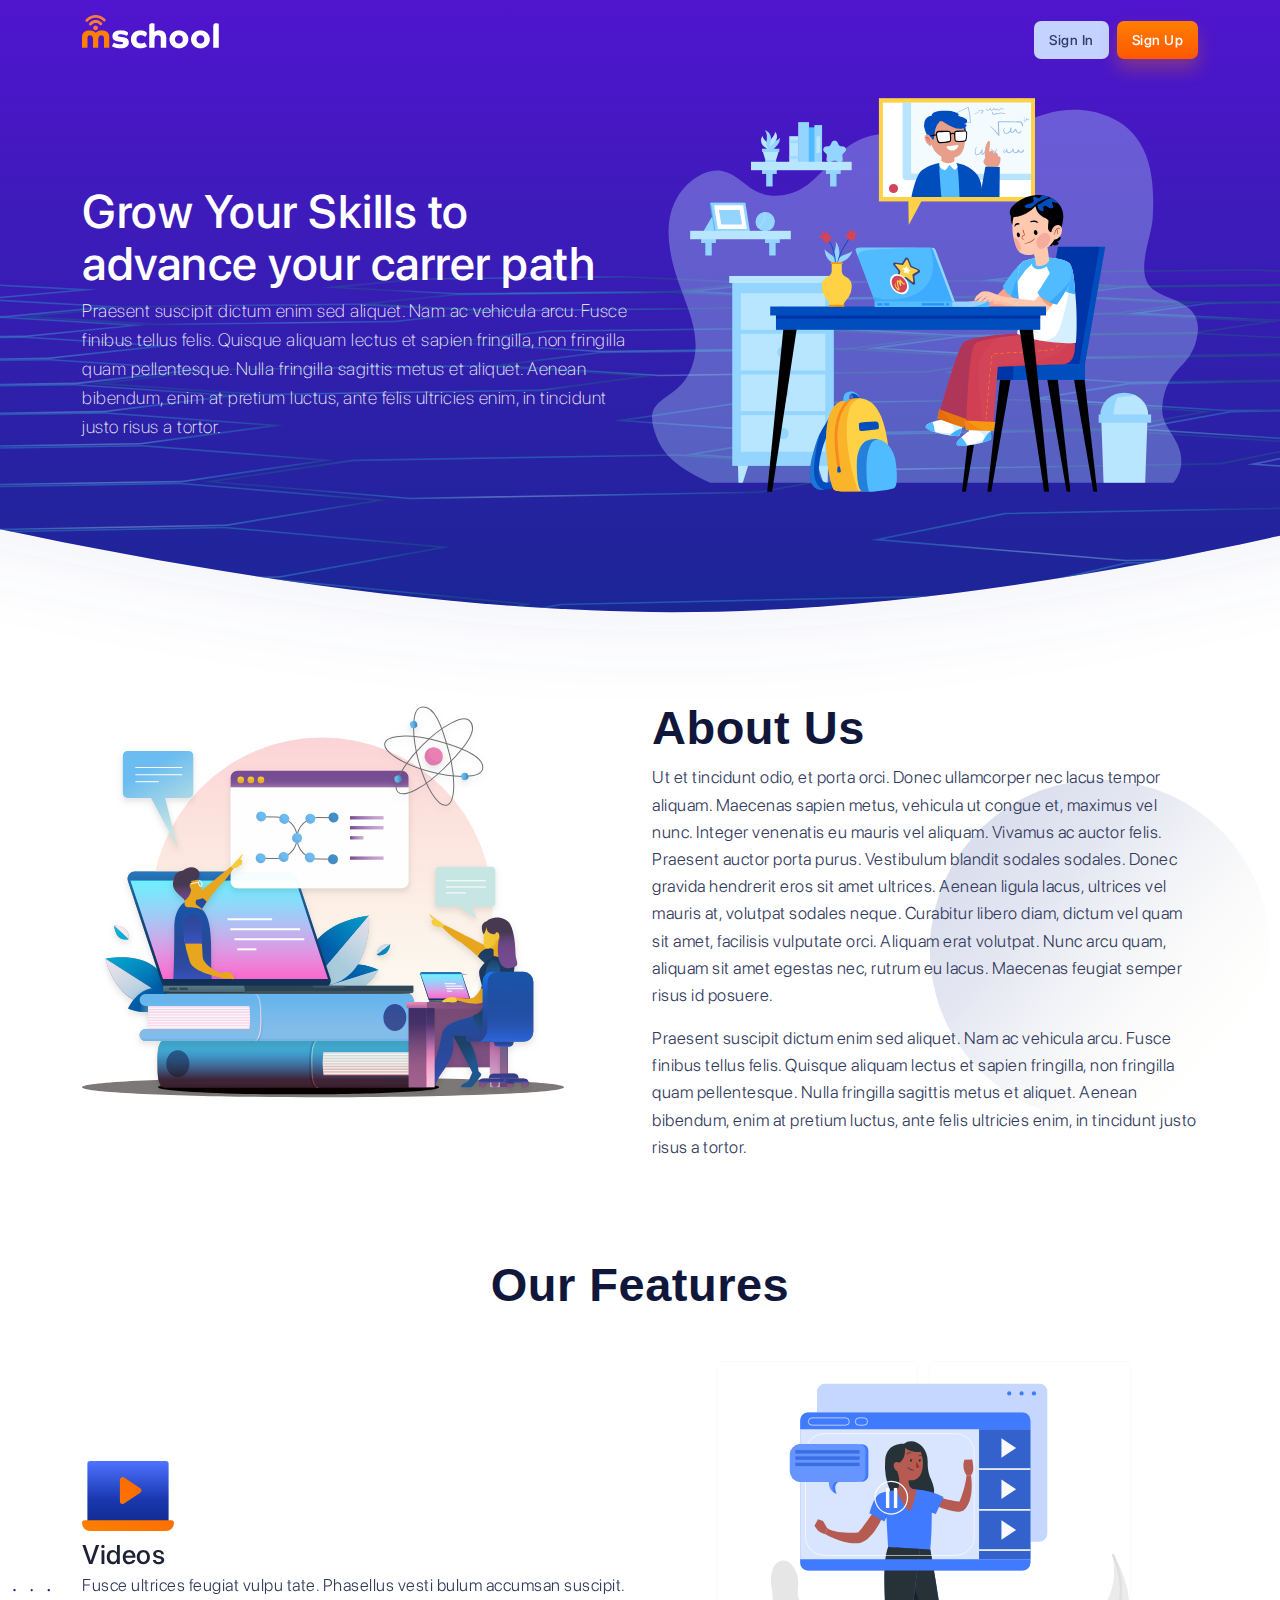
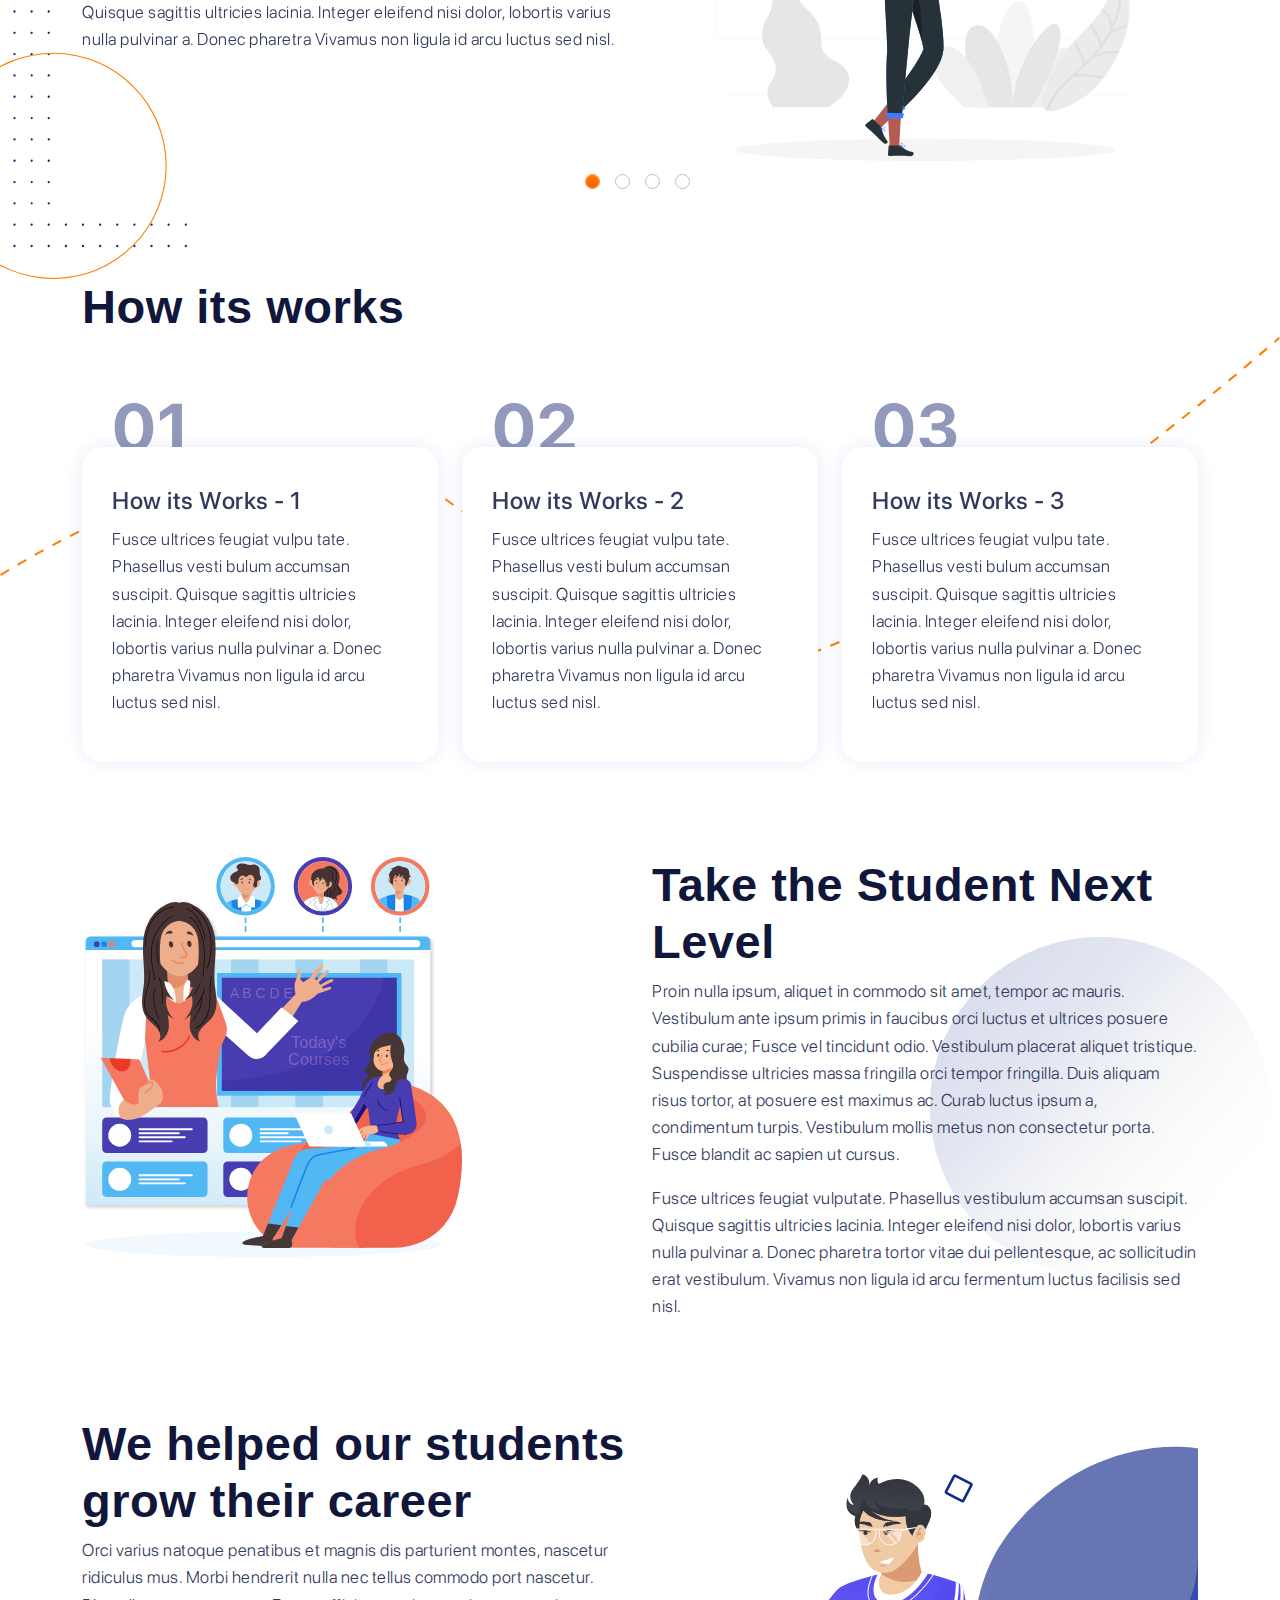
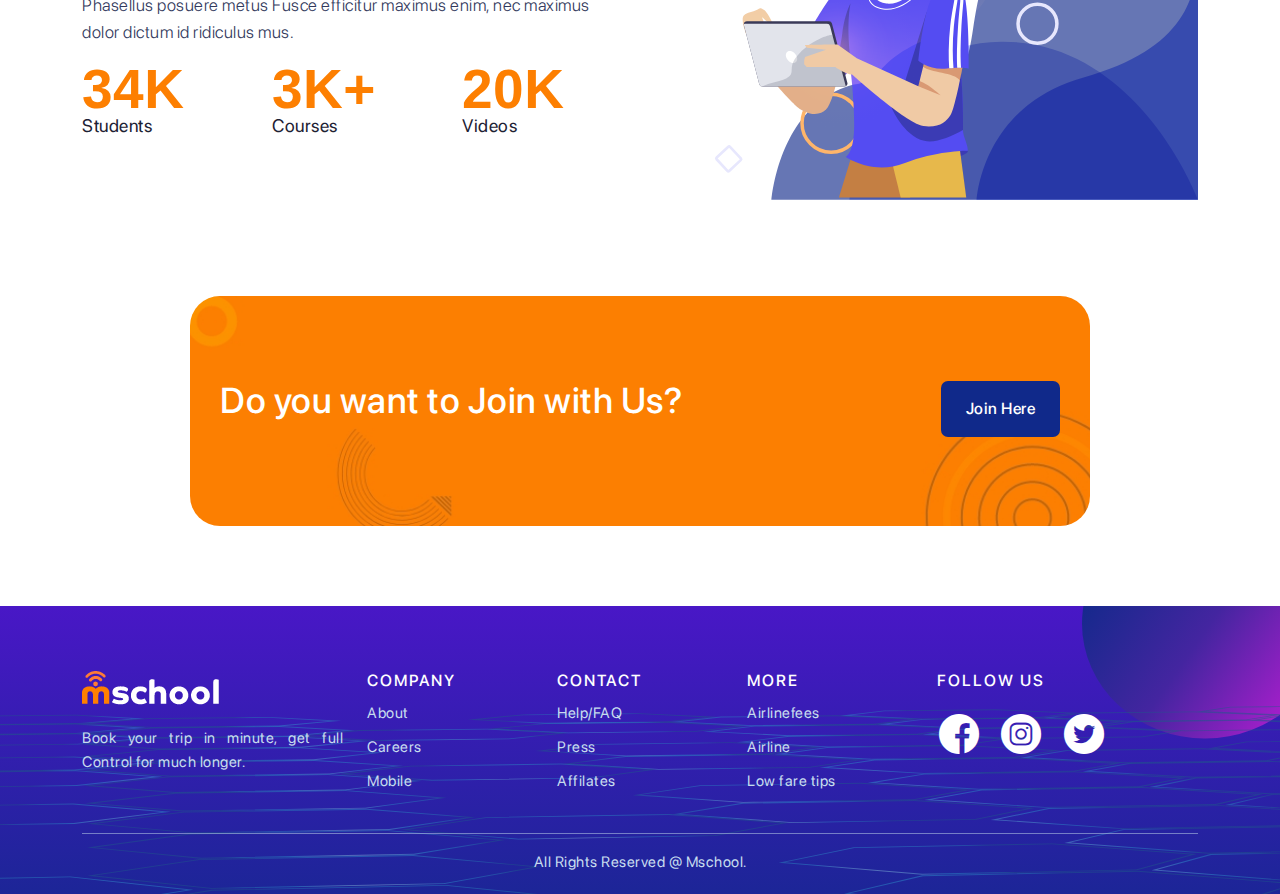
<file: index.html>
<!DOCTYPE html>
<html lang="en">

<head>
    <meta charset="utf-8">
    <meta http-equiv="X-UA-Compatible" content="IE=edge">
    <meta name="viewport" content="width=device-width, initial-scale=1">
    <title>Landing Page</title>
    <!-- Bootstrap CSS -->
    <link href="assets/css/bootstrap.min.css" rel="stylesheet">
    <!-- Nice Select CSS -->
    <!-- <link href="assets/css/nice-select.css" rel="stylesheet"> -->
    <!-- Nice Select CSS -->
    <link href="assets/css/mdb.min.css" rel="stylesheet">
    <!-- Flaticon CSS -->
    <link rel="stylesheet" type="text/css" href="assets/css/flaticon.css">
    <!-- Slick Styles CSS -->
    <link href="assets/css/slick.css" rel="stylesheet">
    <link href="assets/css/slick-theme.css" rel="stylesheet">
    <!-- Styles CSS -->
    <link href="assets/css/style.css" rel="stylesheet">
    <link href="assets/css/custom.css" rel="stylesheet">
    <style>

    </style>
</head>

<body>
    <div class="main-page">
        <header>
            <nav class="navbar navbar-expand-lg navbar-light bg-light fixed-top">
                <div class="container">
                    <a class="navbar-brand" href="#"><img src="assets/img/logo.png"></a>
                    <div class="land-header">
                        <ul class=" pt-3">
                            <li class="nav-item mr-2 float-left"><a href="#" class="cmn-btn small-btn blue-btn">Sign
                                    In</a></li>
                            <li class="nav-item float-left"><a href="#" class="cmn-btn small-btn">Sign Up</a></li>
                        </ul>
                    </div>
                </div>
            </nav>
        </header>

        <div class="content-wrap">
            <div class="home-banner pos-rel">
                <div class="home-banner-bg"><img src="assets/img/landing/banner-bg.svg"></div>
                <div class="container">
                    <div class="home-banner-inner pos-rel row">
                        <div class="col-md-6">
                            <div class="home-ban-left">
                                <h1 class="home-ban-tit">
                                    Grow Your Skills to advance your carrer path
                                </h1>
                                <p class="home-ban-txt">
                                    Praesent suscipit dictum enim sed aliquet. Nam ac vehicula arcu. Fusce finibus
                                    tellus felis. Quisque aliquam lectus et sapien fringilla, non fringilla quam
                                    pellentesque. Nulla fringilla sagittis metus et aliquet. Aenean bibendum, enim at
                                    pretium luctus, ante felis ultricies enim, in tincidunt justo risus a tortor.
                                </p>
                            </div>
                        </div>
                        <div class="col-md-6">
                            <div class="banner-img">
                                <img src="assets/img/landing/banner-img.svg">
                            </div>
                        </div>
                    </div>
                </div>
            </div>
            <div class="section pb-80 pos-rel abt-sec">
                <div class="abt-shape"><img src="assets/img/landing/about-shape.svg"></div>
                <div class="container">
                    <div class="sec-inner row">
                        <div class="col-md-6">
                            <div class="sec-left">
                                <div class="sec-img">
                                    <img src="assets/img/landing/about.svg">
                                </div>
                            </div>
                        </div>
                        <div class="col-md-6">
                            <div class="sec-right">
                                <h2 class="sec-tit">About Us</h2>
                                <p class="sec-txt">
                                    Ut et tincidunt odio, et porta orci. Donec ullamcorper nec lacus tempor aliquam.
                                    Maecenas sapien metus, vehicula ut congue et, maximus vel nunc. Integer venenatis eu
                                    mauris vel aliquam. Vivamus ac auctor felis. Praesent auctor porta purus. Vestibulum
                                    blandit sodales sodales. Donec gravida hendrerit eros sit amet ultrices. Aenean
                                    ligula lacus, ultrices vel mauris at, volutpat sodales neque. Curabitur libero diam,
                                    dictum vel quam sit amet, facilisis vulputate orci. Aliquam erat volutpat. Nunc arcu
                                    quam, aliquam sit amet egestas nec, rutrum eu lacus. Maecenas feugiat semper risus
                                    id posuere.
                                </p>

                                <p class="sec-txt">Praesent suscipit dictum enim sed aliquet. Nam ac vehicula arcu.
                                    Fusce finibus tellus felis. Quisque aliquam lectus et sapien fringilla, non
                                    fringilla quam pellentesque. Nulla fringilla sagittis metus et aliquet. Aenean
                                    bibendum, enim at pretium luctus, ante felis ultricies enim, in tincidunt justo
                                    risus a tortor.</p>
                            </div>
                        </div>
                    </div>
                </div>
            </div>
            <div class="section pb-80 pos-rel features-section">
                <div class="features-bg"><img src="assets/img/landing/features-bg.svg"></div>
                <div class="container">
                    <div class="sec-inner">
                        <div class="sec-head text-center mb-5 center-head">
                            <h2 class="sec-tit">Our Features</h2>
                        </div>
                        <div class="features-slider">
                            <div class="features-box">
                                <div class="features-box-inner row">
                                    <div class="col-md-6">
                                        <div class="features-sec-left">
                                            <div class="features-icon"><img src="assets/img/landing/video-player.svg">
                                            </div>
                                            <h4 class="features-tit sec-sub-tit">Videos</h4>
                                            <p class="features-txt sec-txt">
                                                Fusce ultrices feugiat vulpu tate. Phasellus vesti bulum accumsan
                                                suscipit. Quisque sagittis ultricies lacinia. Integer eleifend nisi
                                                dolor, lobortis varius nulla pulvinar a. Donec pharetra Vivamus non
                                                ligula id arcu luctus sed nisl.
                                            </p>
                                        </div>
                                    </div>
                                    <div class="col-md-6">
                                        <div class="features-sec-right">
                                            <div class="sec-img"><img src="assets/img/landing/videos.svg"></div>
                                        </div>
                                    </div>
                                </div>
                            </div>
                            <div class="features-box">
                                <div class="features-box-inner row">
                                    <div class="col-md-6">
                                        <div class="features-sec-left">
                                            <div class="features-icon"><img src="assets/img/landing/video-player.svg">
                                            </div>
                                            <h4 class="features-tit sec-sub-tit">Videos</h4>
                                            <p class="features-txt sec-txt">
                                                Fusce ultrices feugiat vulpu tate. Phasellus vesti bulum accumsan
                                                suscipit. Quisque sagittis ultricies lacinia. Integer eleifend nisi
                                                dolor, lobortis varius nulla pulvinar a. Donec pharetra Vivamus non
                                                ligula id arcu luctus sed nisl.
                                            </p>
                                        </div>
                                    </div>
                                    <div class="col-md-6">
                                        <div class="features-sec-right">
                                            <div class="sec-img"><img src="assets/img/landing/videos.svg"></div>
                                        </div>
                                    </div>
                                </div>
                            </div>
                            <div class="features-box">
                                <div class="features-box-inner row">
                                    <div class="col-md-6">
                                        <div class="features-sec-left">
                                            <div class="features-icon"><img src="assets/img/landing/video-player.svg">
                                            </div>
                                            <h4 class="features-tit sec-sub-tit">Videos</h4>
                                            <p class="features-txt sec-txt">
                                                Fusce ultrices feugiat vulpu tate. Phasellus vesti bulum accumsan
                                                suscipit. Quisque sagittis ultricies lacinia. Integer eleifend nisi
                                                dolor, lobortis varius nulla pulvinar a. Donec pharetra Vivamus non
                                                ligula id arcu luctus sed nisl.
                                            </p>
                                        </div>
                                    </div>
                                    <div class="col-md-6">
                                        <div class="features-sec-right">
                                            <div class="sec-img"><img src="assets/img/landing/videos.svg"></div>
                                        </div>
                                    </div>
                                </div>
                            </div>
                            <div class="features-box">
                                <div class="features-box-inner row">
                                    <div class="col-md-6">
                                        <div class="features-sec-left">
                                            <div class="features-icon"><img src="assets/img/landing/video-player.svg">
                                            </div>
                                            <h4 class="features-tit sec-sub-tit">Videos</h4>
                                            <p class="features-txt sec-txt">
                                                Fusce ultrices feugiat vulpu tate. Phasellus vesti bulum accumsan
                                                suscipit. Quisque sagittis ultricies lacinia. Integer eleifend nisi
                                                dolor, lobortis varius nulla pulvinar a. Donec pharetra Vivamus non
                                                ligula id arcu luctus sed nisl.
                                            </p>
                                        </div>
                                    </div>
                                    <div class="col-md-6">
                                        <div class="features-sec-right">
                                            <div class="sec-img"><img src="assets/img/landing/videos.svg"></div>
                                        </div>
                                    </div>
                                </div>
                            </div>
                        </div>
                    </div>
                </div>
            </div>
            <div class="section pb-80 pos-rel how-section">
                <div class="how-bg"><img src="assets/img/landing/line.svg"></div>
                <div class="container">
                    <div class="sec-inner">
                        <div class="sec-head mb-5">
                            <h2 class="sec-tit">How its works</h2>
                        </div>
                        <div class="sec-content pos-rel">
                            <div class="works-con">
                                <div class="row">
                                    <div class="col-sm-4">
                                        <div class="cmn-card pos-rel how-card equal-height">
                                            <div class="works-num">
                                                <p>01</p>
                                            </div>
                                            <div class="works-txt">
                                                <h5>How its Works - 1</h5>
                                                <p class="sec-txt">
                                                    Fusce ultrices feugiat vulpu tate. Phasellus vesti bulum accumsan
                                                    suscipit. Quisque sagittis ultricies lacinia. Integer eleifend nisi
                                                    dolor, lobortis varius nulla pulvinar a. Donec pharetra Vivamus non
                                                    ligula id arcu luctus sed nisl.
                                                </p>
                                            </div>
                                        </div>
                                    </div>
                                    <div class="col-sm-4">
                                        <div class="cmn-card pos-rel how-card equal-height">
                                            <div class="works-num">
                                                <p>02</p>
                                            </div>
                                            <div class="works-txt">
                                                <h5>How its Works - 2</h5>
                                                <p class="sec-txt">
                                                    Fusce ultrices feugiat vulpu tate. Phasellus vesti bulum accumsan
                                                    suscipit. Quisque sagittis ultricies lacinia. Integer eleifend nisi
                                                    dolor, lobortis varius nulla pulvinar a. Donec pharetra Vivamus non
                                                    ligula id arcu luctus sed nisl.
                                                </p>
                                            </div>
                                        </div>
                                    </div>
                                    <div class="col-sm-4">
                                        <div class="cmn-card pos-rel how-card equal-height">
                                            <div class="works-num">
                                                <p>03</p>
                                            </div>
                                            <div class="works-txt">
                                                <h5>How its Works - 3</h5>
                                                <p class="sec-txt">
                                                    Fusce ultrices feugiat vulpu tate. Phasellus vesti bulum accumsan
                                                    suscipit. Quisque sagittis ultricies lacinia. Integer eleifend nisi
                                                    dolor, lobortis varius nulla pulvinar a. Donec pharetra Vivamus non
                                                    ligula id arcu luctus sed nisl.
                                                </p>
                                            </div>
                                        </div>
                                    </div>
                                </div>
                            </div>
                        </div>
                    </div>
                </div>
            </div>
            <div class="section pb-80 pos-rel abt-sec">
                <div class="abt-shape"><img src="assets/img/landing/about-shape.svg"></div>
                <div class="container">
                    <div class="sec-inner row">
                        <div class="col-md-6">
                            <div class="sec-left">
                                <div class="sec-img">
                                    <img src="assets/img/landing/upskill.svg">
                                </div>
                            </div>
                        </div>
                        <div class="col-md-6">
                            <div class="sec-right">
                                <h2 class="sec-tit">Take the Student Next Level</h2>
                                <p class="sec-txt">
                                    Proin nulla ipsum, aliquet in commodo sit amet, tempor ac mauris. Vestibulum ante
                                    ipsum primis in faucibus orci luctus et ultrices posuere cubilia curae; Fusce vel
                                    tincidunt odio. Vestibulum placerat aliquet tristique. Suspendisse ultricies massa
                                    fringilla orci tempor fringilla. Duis aliquam risus tortor, at posuere est maximus
                                    ac. Curab luctus ipsum a, condimentum turpis. Vestibulum mollis metus non
                                    consectetur porta. Fusce blandit ac sapien ut cursus.
                                </p>
                                <p class="sec-txt">
                                    Fusce ultrices feugiat vulputate. Phasellus vestibulum accumsan suscipit. Quisque
                                    sagittis ultricies lacinia. Integer eleifend nisi dolor, lobortis varius nulla
                                    pulvinar a. Donec pharetra tortor vitae dui pellentesque, ac sollicitudin erat
                                    vestibulum. Vivamus non ligula id arcu fermentum luctus facilisis sed nisl.
                                </p>
                            </div>
                        </div>
                    </div>
                </div>
            </div>
            <div class="section pb-80 pos-rel number-sec">
                <div class="container">
                    <div class="sec-inner row">
                        <div class="col-md-6">
                            <div class="sec-right">
                                <h2 class="sec-tit">We helped our students grow their career</h2>
                                <p class="sec-txt">
                                    Orci varius natoque penatibus et magnis dis parturient montes, nascetur ridiculus
                                    mus. Morbi hendrerit nulla nec tellus commodo port nascetur. Phasellus posuere metus
                                    Fusce efficitur maximus enim, nec maximus dolor dictum id ridiculus mus.
                                </p>
                                <div class="num-box-wrap row">
                                    <div class="col-md-4 col-sm-6 col-12">
                                        <div class="num-box">
                                            <h1 class="num-tit">34K</h1>
                                            <p class="num-txt">Students</p>
                                        </div>
                                    </div>
                                    <div class="col-md-4 col-sm-6 col-12">
                                        <div class="num-box">
                                            <h1 class="num-tit">3K+</h1>
                                            <p class="num-txt">Courses</p>
                                        </div>
                                    </div>
                                    <div class="col-md-4 col-sm-6 col-12">
                                        <div class="num-box">
                                            <h1 class="num-tit">20K</h1>
                                            <p class="num-txt">Videos</p>
                                        </div>
                                    </div>

                                </div>
                            </div>
                        </div>
                        <div class="col-md-6">
                            <div class="sec-left">
                                <div class="sec-img">
                                    <img src="assets/img/landing/number.svg">
                                </div>
                            </div>
                        </div>
                    </div>
                </div>
            </div>
            <div class="join-sec pb-80">
                <div class="container">
                    <div class="join-sec-innner bg-img">
                        <div class="row">
                            <div class="col-sm-9">
                                <h1 class="home-ban-tit">Do you want to Join with Us?</h1>
                            </div>
                            <div class="col-sm-3">
                                <div class="join-right float-right">
                                    <a href="#" class="cmn-btn dark-blue-btn">Join Here</a>
                                </div>
                            </div>
                        </div>
                    </div>
                </div>
            </div>
        </div>
        <footer class="site-footer">
            <div class="container">
                <div class="row">
                    <div class="col-lg-3 col-md-3">
                        <a class="navbar-brand" href="#"><img src="assets/img/logo.png"></a>
                        <p class="text-justify py-3">
                            Book your trip in minute, get full Control for much longer.

                        </p>
                    </div>
                    <div class="col-lg-2 col-md-2">
                        <div class="mb-4">
                            <h6>Company</h6>
                            <ul class="footer-links">
                                <li><a href="#">About</a></li>
                                <li><a href="#">Careers</a></li>
                                <li><a href="#">Mobile</a></li>
                            </ul>
                        </div>
                    </div>
                    <div class="col-lg-2 col-md-2">
                        <div class="mb-4">
                            <h6>Contact</h6>
                            <ul class="footer-links">
                                <li><a href="#">Help/FAQ</a></li>
                                <li><a href="#">Press</a></li>
                                <li><a href="#">Affilates</a></li>
                            </ul>
                        </div>
                    </div>

                    <div class="col-lg-2 col-md-2">
                        <div class="mb-4">
                            <h6>More</h6>
                            <ul class="footer-links">
                                <li><a href="#">Airlinefees</a></li>
                                <li><a href="#">Airline</a></li>
                                <li><a href="#">Low fare tips</a></li>
                            </ul>
                        </div>
                    </div>
                    <div class="col-lg-3 col-md-3">
                        <h6>Follow Us</h6>
                        <ul class="social-icons">
                            <li><a class="social-icons-item" target="_blank" href="#"><i
                                        class="flaticon-facebook"></i></a></li>
                            <li><a class="social-icons-item" target="_blank" href="#"><i
                                        class="flaticon-instagram"></i></a></li>
                            <li><a class="social-icons-item" target="_blank" href="#"><i
                                        class="flaticon-twitter"></i></a></li>
                        </ul>
                    </div>
                </div>
                <hr>
            </div>
            <div class="container">
                <div class="row">
                    <div class="col-md-12 col-sm-12 col-xs-12 text-center">
                        <p class="copyright-text">All Rights Reserved @
                            <a href="#">Mschool</a>.
                        </p>
                    </div>
                </div>
            </div>
        </footer>

    </div>

    <script src="assets/js/jquery.min.js"></script>
    <!-- Bootstarp JS -->
    <script src="assets/js/bootstrap.min.js"></script>
    <!-- Slick JS -->
    <script src="assets/js/slick.min.js"></script>
    <!-- Scripts -->
    <script src="assets/js/scripts.js"></script>
    <!-- Custom JS -->
    <script src="assets/js/custom.js"></script>


</body>


</html>
</file>
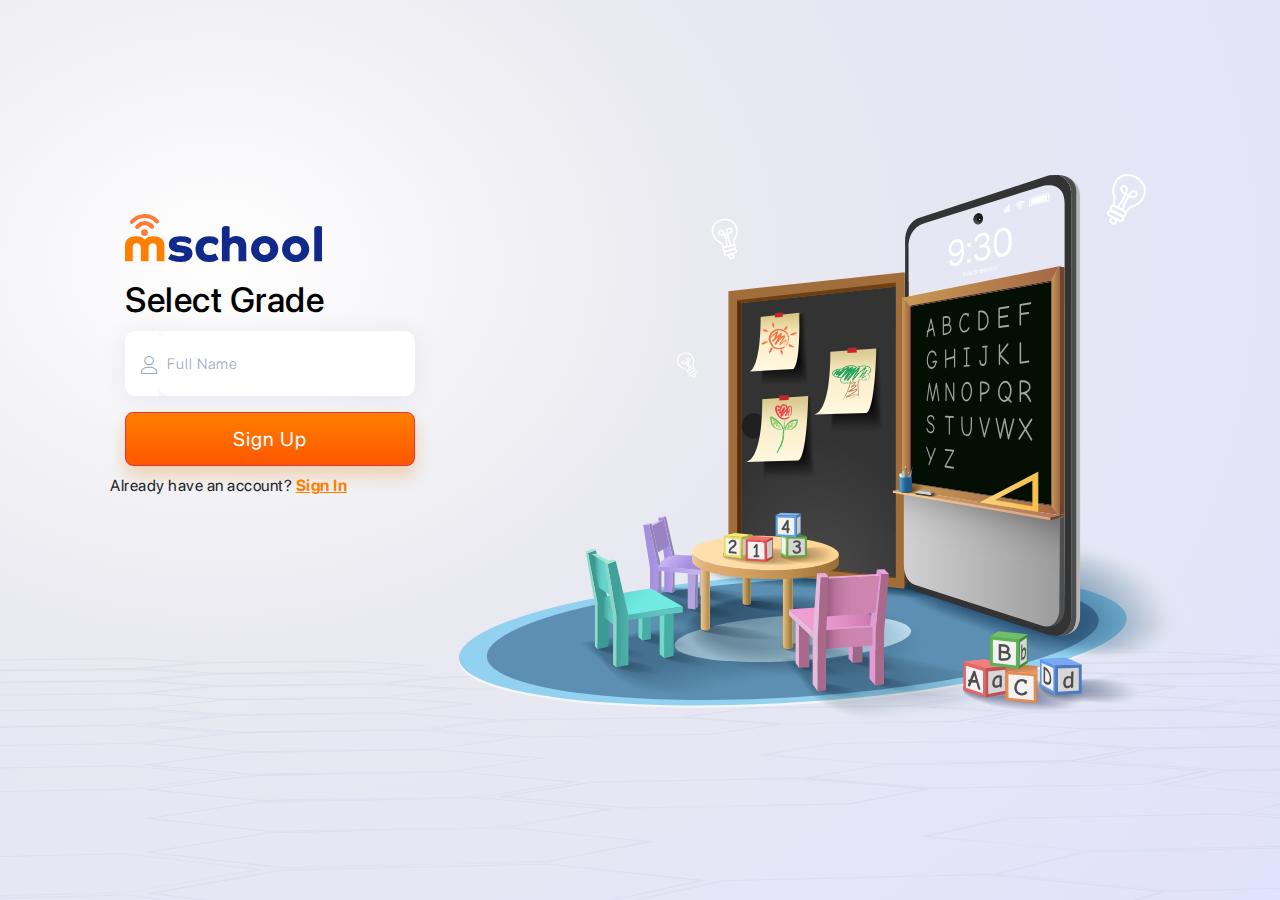
<file: grade.html>
<!DOCTYPE html>
<html lang="en">

<head>
    <meta charset="utf-8">
    <meta http-equiv="X-UA-Compatible" content="IE=edge">
    <meta name="viewport" content="width=device-width, initial-scale=1">
    <title>Grade</title>

    <!-- Bootstrap CSS -->
    <link href="assets/css/bootstrap.min.css" rel="stylesheet">
    <!-- Flaticon CSS -->
    <link rel="stylesheet" type="text/css" href="assets/css/flaticon.css">
    <!-- Styles CSS -->
    <link href="assets/css/style1e02.css?v=0.4" rel="stylesheet">
    <link href="assets/css/custom1e02.css?v=0.4" rel="stylesheet">
</head>

<body>
    <div class="login-wrapper">
        <main class="d-flex align-items-center min-vh-100 py-3 py-md-0">
            <div class="container">
                <div class="row no-gutters">
                    <div class="col-md-4">
                        <div class="card-body">
                            <div class="logo-wrapper">
                                <img src="assets/img/login/logo.svg">
                            </div>
                            <p class="login-card-description">Select Grade</p>
                            <form action="#" method="">
                                <div class="form-group input-group">
                                    <span class="input-group-addon"><i class="flaticon-user-1"></i></span>
                                    <input type="text" id="user_name"
                                        class="form-control  form-control-lg box-shadow ml-1 py-4 px-2" name="user_name"
                                        value="" placeholder="Full Name" />
                                </div>

                                <button type="submit" class="btn btn-danger btn-block p-3 register-submit">Sign
                                    Up</button>

                                <div class="row text-center mt-2">
                                    <div class="forget-pass">
                                        <p>Already have an account? <a href="#" class="text-info font-weight-bold">Sign
                                                In</a></p>
                                    </div>
                                </div>
                            </form>
                        </div>
                    </div>
                    <div class="col-md-8">
                        <img src="assets/img/login/login-img.svg" alt="login" class="login-card-img">
                    </div>
                </div>
            </div>
        </main>
    </div>


</body>

</html>
</file>
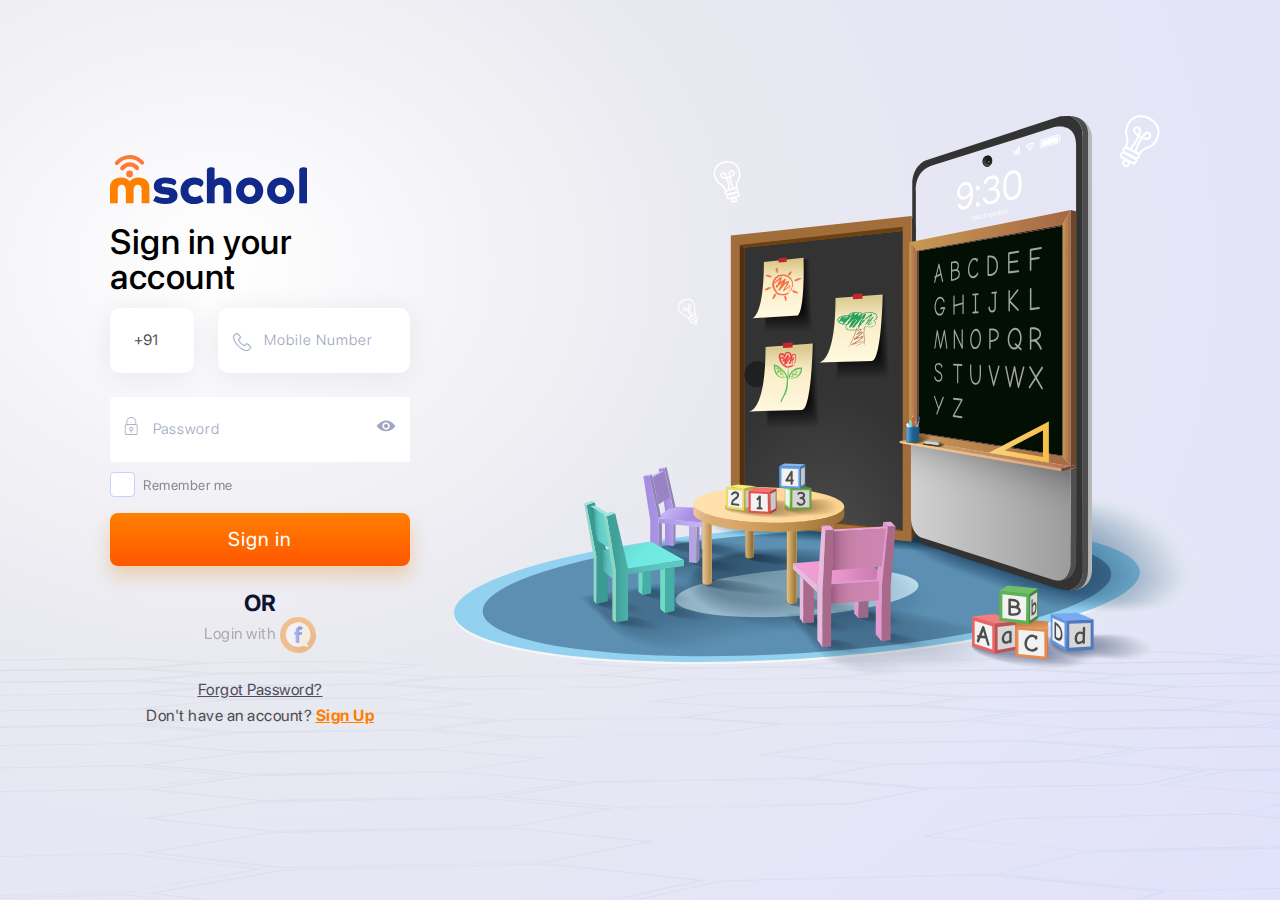
<file: login.html>
<!DOCTYPE html>
<html lang="en">

<head>
    <meta charset="utf-8">
    <meta http-equiv="X-UA-Compatible" content="IE=edge">
    <meta name="viewport" content="width=device-width, initial-scale=1">
    <title>Login</title>
    <!-- Bootstrap CSS -->
    <link href="assets/css/bootstrap.min.css" rel="stylesheet">
    <link href="assets/css/mdb.min.css" rel="stylesheet">
    <!-- Flaticon CSS -->
    <link rel="stylesheet" type="text/css" href="assets/css/flaticon.css">
    <!-- Styles CSS -->
    <link href="assets/css/style1e02.css?v=0.4" rel="stylesheet">
    <link href="assets/css/custom1e02.css?v=0.4" rel="stylesheet">

</head>

<body>
    <div class="login-wrapper">
        <main class="d-flex align-items-center min-vh-100 py-3 py-md-0">
            <div class="container">
                <div class="row no-gutters">
                    <div class="col-md-4">
                        <div class="card-body">
                            <div class="logo-wrapper">
                                <img src="assets/img/login/logo.svg">
                            </div>
                            <p class="login-card-description">Sign in your account</p>
                            <form method="" id="">
                                <div class="row">
                                    <div class="col-md-4 col-4">
                                        <div class="form-group  input-group">
                                            <input type="text" class="form-control  form-control-lg box-shadow p-4"
                                                placeholder="+91" id="country_code" name="country_code" value="+91"
                                                readonly style="background-color: #fff;" />
                                        </div>
                                    </div>
                                    <div class="col-md-8 col-8">
                                        <div class="form-group input-group">
                                            <span class="input-group-addon "><i class="flaticon-telephone"></i></span>
                                            <input type="text"
                                                class="form-control  form-control-lg box-shadow ml-1 py-4 px-2"
                                                placeholder=" Mobile Number" value="">

                                        </div>
                                    </div>
                                </div>
                                <div class="input-group mt-2">
                                    <span class="input-group-text"><i class="flaticon-padlock"></i></span>
                                    <input type="password" class="form-control password_check" placeholder="Password"
                                        value="" />
                                    <span class="btn-show-pass show_password">
                                        <i class="flaticon-eye"></i>
                                    </span>
                                </div>
                                <div class="form-check mt-2">
                                    <input type="checkbox" class="form-check-input mb-3 remember" id="remember_me">
                                    <label class="form-check-label" for="remember_me"> Remember me</label>
                                </div>
                                <button type="submit" class="btn btn-danger btn-block p-3 login-submit">Sign in</button>
                                <div class="row text-center mt-4">
                                    <div class="login-with">
                                        <h5 class="m-0 font-weight-bold">OR</h5>
                                        <p><a href="#" class="disabled-foot-item">Login with <img
                                                    src="assets/img/login/facebook.svg"></a></p>
                                    </div>
                                </div>
                                <div class="row text-center mt-2">
                                    <div class="forget-pass">
                                        <p class="forget-pass-txt m-0"><a href="#">Forgot
                                                Password?</a>
                                        </p>
                                        <p>Don't have an account? <a href="#" class="text-info font-weight-bold">Sign
                                                Up</a></p>
                                    </div>
                                </div>
                            </form>
                        </div>
                    </div>
                    <div class="col-md-8">
                        <img src="assets/img/login/login-img.svg" alt="login" class="login-card-img">
                    </div>
                </div>
            </div>
        </main>
    </div>
</body>

</html>
</file>
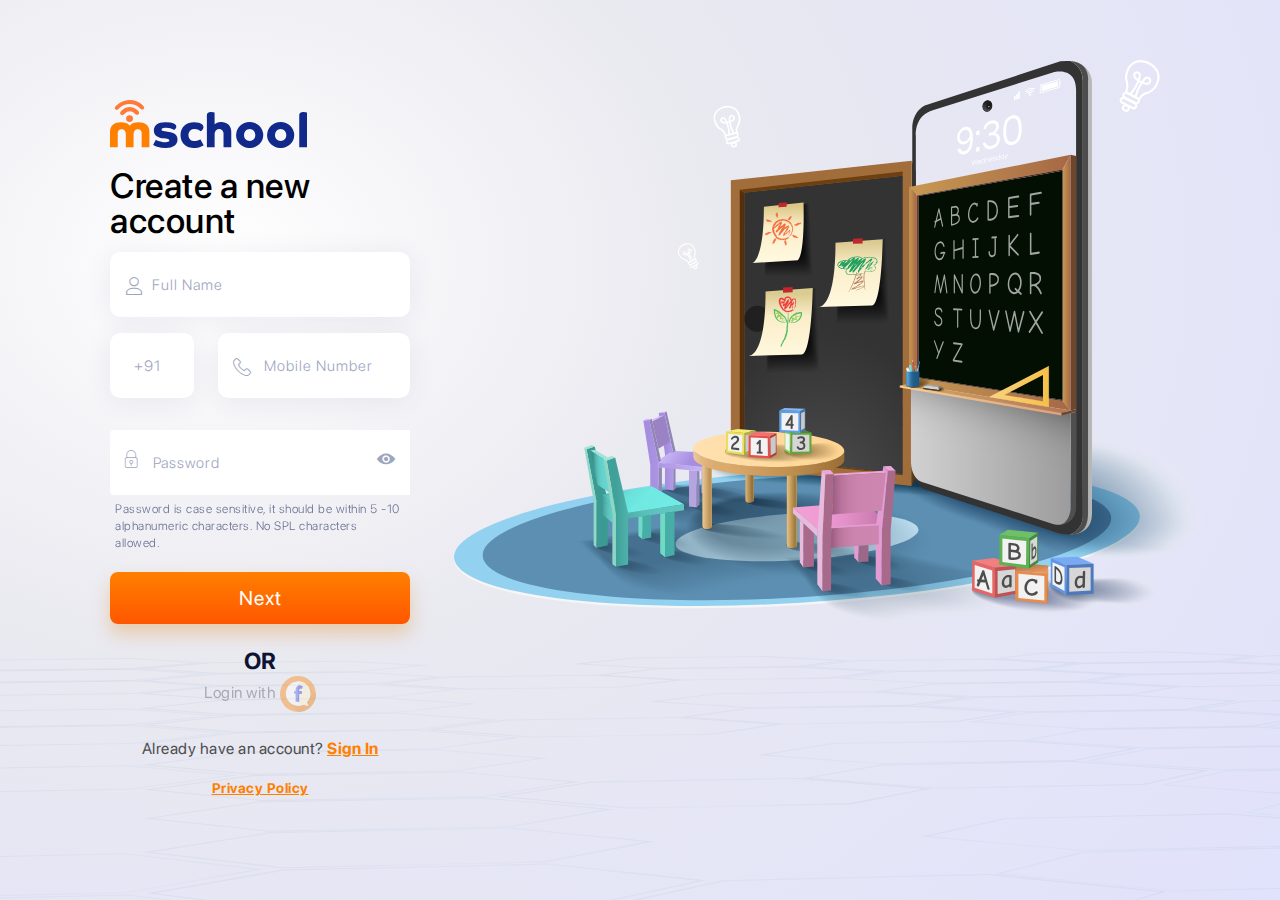
<file: signup.html>
<!DOCTYPE html>
<html lang="en">
<head>
    <title>Sign up</title>
    <!-- Bootstrap CSS -->
    <link href="assets/css/bootstrap.min.css" rel="stylesheet">
    <link href="assets/css/mdb.min.css" rel="stylesheet">
    <!-- Flaticon CSS -->
    <link rel="stylesheet" type="text/css" href="assets/css/flaticon.css">
    <!-- Styles CSS -->
    <link href="assets/css/style1e02.css?v=0.4" rel="stylesheet">
    <link href="assets/css/custom1e02.css?v=0.4" rel="stylesheet">
</head><body>
    <div class="login-wrapper">
        <main class="d-flex align-items-center min-vh-100 py-3 py-md-0">
            <div class="container">
                <div class="row no-gutters">
                    <div class="col-md-4">
                        <div class="card-body">
                            <div class="logo-wrapper">
                                <img src="assets/img/login/logo.svg">
                            </div>
                            <p class="login-card-description">Create a new account</p>
                            <form action="#" method="">
                                <div class="form-group input-group">
                                    <span class="input-group-addon"><i class="flaticon-user-1"></i></span>
                                    <input type="text" id="user_name"  class="form-control  form-control-lg box-shadow ml-1 py-4 px-2" name="user_name" value="" placeholder="Full Name" />
                                </div>									
                                <div class="row">
                                    <div class="col-md-4 col-4">
                                        <div class="form-group  input-group">
                                            <input type="text" class="form-control  form-control-lg box-shadow p-4" placeholder="+91" readonly style="background-color: #fff;"/>
                                        </div>	
                                    </div>
                                    <div class="col-md-8 col-8">
                                        <div class="form-group input-group">
                                            <span class="input-group-addon"><i class="flaticon-telephone"></i></span>
                                            <input type="text" class="form-control  form-control-lg box-shadow ml-1 py-4 px-2" placeholder=" Mobile Number" >
                                        </div>
                                    </div>									
		
                                </div>
                                <div class="input-group mt-3">	
                                    <span class="input-group-text" id="basic-addon1"><i class="flaticon-padlock"></i></span>
                                    <input type="password" class="form-control password_check" placeholder="Password" />
                                    <span class="btn-show-pass show_password">
                                        <i class="flaticon-eye"></i>
                                    </span>
                                    
                                </div>
							
                                <div class="pass-instruction">
                                    <small>
                                        Password is case sensitive, it should be within 5 -10 alphanumeric characters.
                                        No SPL characters allowed.
                                    </small>
                                </div>
                                <button type="submit" class="btn btn-danger btn-block p-3 register-submit">Next</button>
                                <div class="row text-center mt-4">
                                    <div class="login-with">
                                        <h5 class="m-0 font-weight-bold">OR</h5>
                                        <p><a href="#" class="disabled-foot-item" >Login with <img src="assets/img/login/facebook.svg"></a></p>
                                    </div>
                                </div>
                                <div class="row text-center mt-2">
                                    <div class="forget-pass">
                                        <p>Already have an account? <a href="#" class="text-info font-weight-bold">Sign In</a></p>
										<a href="#" target="_blank" class="text-info font-weight-bold">Privacy Policy</a>
                                    </div>
                                </div>
                            </form>
                        </div>
                    </div>
                    <div class="col-md-8">
                        <img src="assets/img/login/login-img.svg" alt="login" class="login-card-img">
                    </div>
                </div>
            </div>
        </main>
    </div>
</body>
</html>
</file>
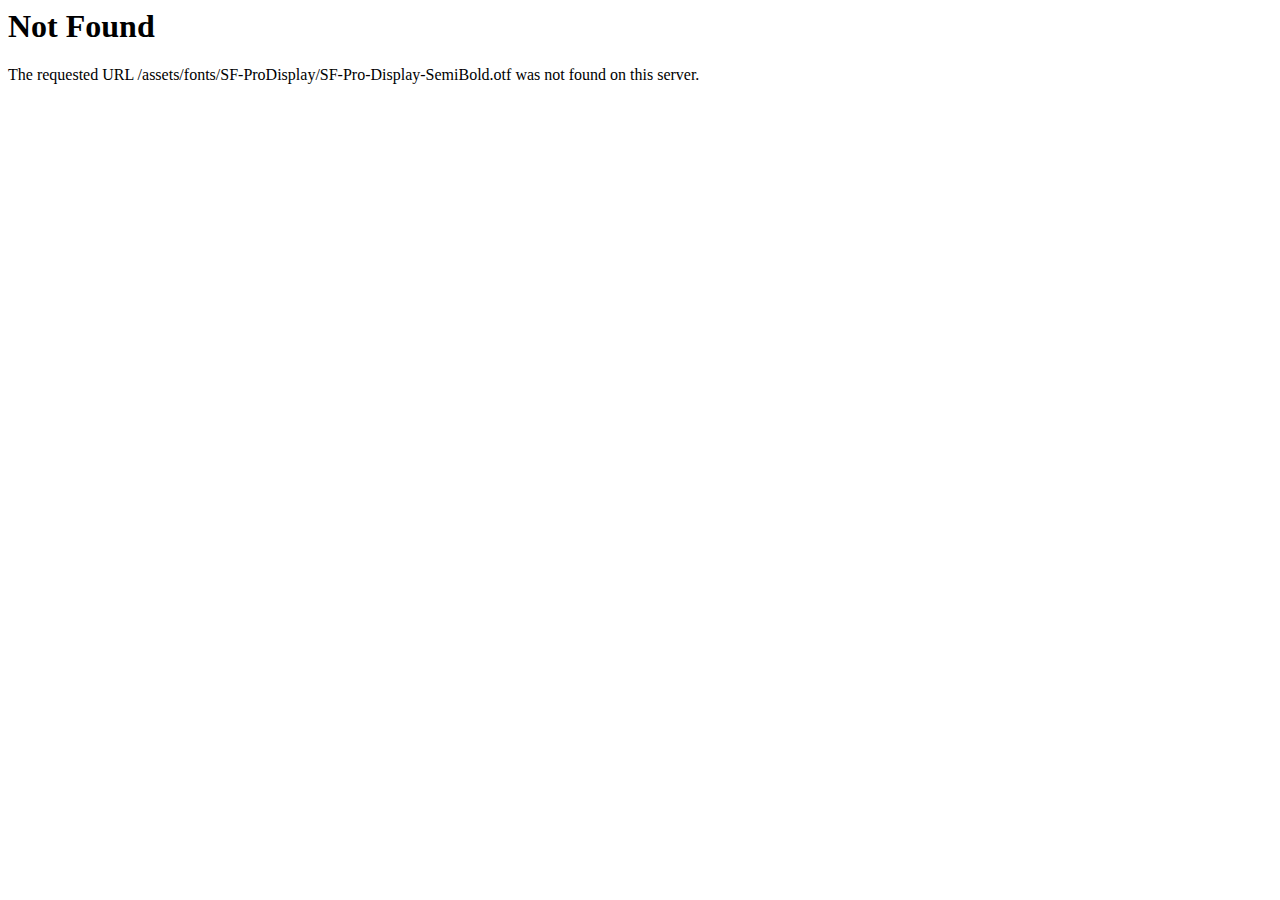
<file: assets/fonts/SF-ProDisplay/SF-Pro-Display-SemiBold.html>
<!DOCTYPE HTML PUBLIC "-//IETF//DTD HTML 2.0//EN">
<html><head>
<title>404 Not Found</title>
</head><body>
<h1>Not Found</h1>
<p>The requested URL /assets/fonts/SF-ProDisplay/SF-Pro-Display-SemiBold.otf was not found on this server.</p>
</body></html>
</file>
<file: assets/css/nice-select.css>
.nice-select {
  -webkit-tap-highlight-color: transparent;
  background-color: #fff;
  border-radius: 5px;
  border: solid 1px #e8e8e8;
  box-sizing: border-box;
  clear: both;
  cursor: pointer;
  display: block;
  float: left;
  font-family: inherit;
  font-size: 14px;
  font-weight: normal;
  height: 42px;
  line-height: 40px;
  outline: none;
  padding-left: 18px;
  padding-right: 30px;
  position: relative;
  text-align: left !important;
  -webkit-transition: all 0.2s ease-in-out;
  transition: all 0.2s ease-in-out;
  -webkit-user-select: none;
     -moz-user-select: none;
      -ms-user-select: none;
          user-select: none;
  white-space: nowrap;
  width: auto; }
  .nice-select:hover {
    border-color: #dbdbdb; }
  .nice-select:active, .nice-select.open, .nice-select:focus {
    border-color: #999; }
  .nice-select:after {
    border-bottom: 2px solid #999;
    border-right: 2px solid #999;
    content: '';
    display: block;
    height: 5px;
    margin-top: -4px;
    pointer-events: none;
    position: absolute;
    right: 12px;
    top: 50%;
    -webkit-transform-origin: 66% 66%;
        -ms-transform-origin: 66% 66%;
            transform-origin: 66% 66%;
    -webkit-transform: rotate(45deg);
        -ms-transform: rotate(45deg);
            transform: rotate(45deg);
    -webkit-transition: all 0.15s ease-in-out;
    transition: all 0.15s ease-in-out;
    width: 5px; }
  .nice-select.open:after {
    -webkit-transform: rotate(-135deg);
        -ms-transform: rotate(-135deg);
            transform: rotate(-135deg); }
  .nice-select.open .list {
    opacity: 1;
    pointer-events: auto;
    -webkit-transform: scale(1) translateY(0);
        -ms-transform: scale(1) translateY(0);
            transform: scale(1) translateY(0); }
  .nice-select.disabled {
    border-color: #ededed;
    color: #999;
    pointer-events: none; }
    .nice-select.disabled:after {
      border-color: #cccccc; }
  .nice-select.wide {
    width: 100%; }
    .nice-select.wide .list {
      left: 0 !important;
      right: 0 !important; }
  .nice-select.right {
    float: right; }
    .nice-select.right .list {
      left: auto;
      right: 0; }
  .nice-select.small {
    font-size: 12px;
    height: 36px;
    line-height: 34px; }
    .nice-select.small:after {
      height: 4px;
      width: 4px; }
    .nice-select.small .option {
      line-height: 34px;
      min-height: 34px; }
  .nice-select .list {
    background-color: #fff;
    border-radius: 5px;
    box-shadow: 0 0 0 1px rgba(68, 68, 68, 0.11);
    box-sizing: border-box;
    margin-top: 4px;
    opacity: 0;
    overflow: hidden;
    padding: 0;
    pointer-events: none;
    position: absolute;
    top: 100%;
    left: 0;
    -webkit-transform-origin: 50% 0;
        -ms-transform-origin: 50% 0;
            transform-origin: 50% 0;
    -webkit-transform: scale(0.75) translateY(-21px);
        -ms-transform: scale(0.75) translateY(-21px);
            transform: scale(0.75) translateY(-21px);
    -webkit-transition: all 0.2s cubic-bezier(0.5, 0, 0, 1.25), opacity 0.15s ease-out;
    transition: all 0.2s cubic-bezier(0.5, 0, 0, 1.25), opacity 0.15s ease-out;
    z-index: 9; }
    .nice-select .list:hover .option:not(:hover) {
      background-color: transparent !important; }
  .nice-select .option {
    cursor: pointer;
    font-weight: 400;
    line-height: 40px;
    list-style: none;
    min-height: 40px;
    outline: none;
    padding-left: 18px;
    padding-right: 29px;
    text-align: left;
    -webkit-transition: all 0.2s;
    transition: all 0.2s; }
    .nice-select .option:hover, .nice-select .option.focus, .nice-select .option.selected.focus {
      background-color: #f6f6f6; }
    .nice-select .option.selected {
      font-weight: bold; }
    .nice-select .option.disabled {
      background-color: transparent;
      color: #999;
      cursor: default; }

.no-csspointerevents .nice-select .list {
  display: none; }

.no-csspointerevents .nice-select.open .list {
  display: block; }
</file>
<file: assets/css/flaticon.css>
@font-face {
    font-family: "flaticon";
    src: url("flaticonbde2.ttf?41373d96f61d84de5ad6cf632061ca68") format("truetype"),
url("flaticonbde2.woff?41373d96f61d84de5ad6cf632061ca68") format("woff"),
url("flaticonbde2.html?41373d96f61d84de5ad6cf632061ca68") format("woff2"),
url("flaticonbde2.eot?41373d96f61d84de5ad6cf632061ca68#iefix") format("embedded-opentype"),
url("flaticonbde2.svg?41373d96f61d84de5ad6cf632061ca68#flaticon") format("svg");
}

i[class^="flaticon-"]:before, i[class*=" flaticon-"]:before {
    font-family: flaticon !important;
    font-style: normal;
    font-weight: normal !important;
    font-variant: normal;
    text-transform: none;
    line-height: 1;
    -webkit-font-smoothing: antialiased;
    -moz-osx-font-smoothing: grayscale;
}

.flaticon-magnifying-glass:before {
    content: "\f101";
}
.flaticon-edit:before {
    content: "\f102";
}
.flaticon-user:before {
    content: "\f103";
}
.flaticon-online-video:before {
    content: "\f104";
}
.flaticon-settings:before {
    content: "\f105";
}
.flaticon-logout:before {
    content: "\f106";
}
.flaticon-unlock:before {
    content: "\f107";
}
.flaticon-padlock:before {
    content: "\f108";
}
.flaticon-telephone:before {
    content: "\f109";
}
.flaticon-eye:before {
    content: "\f10a";
}
.flaticon-user-1:before {
    content: "\f10b";
}
.flaticon-university:before {
    content: "\f10c";
}
.flaticon-exam:before {
    content: "\f10d";
}
.flaticon-mortarboard:before {
    content: "\f10e";
}
.flaticon-home:before {
    content: "\f10f";
}
.flaticon-questions:before {
    content: "\f110";
}
.flaticon-question:before {
    content: "\f111";
}
.flaticon-idea:before {
    content: "\f112";
}
.flaticon-sheet:before {
    content: "\f113";
}
.flaticon-download:before {
    content: "\f114";
}
.flaticon-back:before {
    content: "\f115";
}
.flaticon-next:before {
    content: "\f116";
}
.flaticon-upload:before {
    content: "\f117";
}
.flaticon-back-1:before {
    content: "\f118";
}
.flaticon-tick:before {
    content: "\f119";
}
.flaticon-open-book:before {
    content: "\f11a";
}
.flaticon-question-1:before {
    content: "\f11b";
}
.flaticon-file:before {
    content: "\f11c";
}
.flaticon-image-gallery:before {
    content: "\f11d";
}
.flaticon-photo-camera:before {
    content: "\f11e";
}
.flaticon-attached:before {
    content: "\f11f";
}
.flaticon-envelope:before {
    content: "\f120";
}
.flaticon-hidden:before {
    content: "\f121";
}
.flaticon-facebook-circular-logo:before {
    content: "\f122";
}
.flaticon-camera-to-take-photos:before {
    content: "\f123";
}
.flaticon-play-button-arrowhead:before {
    content: "\f124";
}
.flaticon-pause:before {
    content: "\f125";
}
.flaticon-facebook:before {
    content: "\f126";
}
.flaticon-linkedin:before {
    content: "\f127";
}
.flaticon-twitter:before {
    content: "\f128";
}
.flaticon-instagram:before {
    content: "\f129";
}
.flaticon-youtube:before {
    content: "\f12a";
}
.flaticon-instagram-1:before {
    content: "\f12b";
}
.flaticon-facebook-1:before {
    content: "\f12c";
}
.flaticon-youtube-1:before {
    content: "\f12d";
}
.flaticon-linkedin-1:before {
    content: "\f12e";
}
.flaticon-twitter-1:before {
    content: "\f12f";
}
.flaticon-information:before {
    content: "\f130";
}
.flaticon-bin:before {
    content: "\f131";
}
.flaticon-stethoscope:before {
    content: "\f132";
}
.flaticon-engineering:before {
    content: "\f133";
}
.flaticon-cancel:before {
    content: "\f134";
}
.flaticon-exam-1:before {
    content: "\f135";
}
.flaticon-question-2:before {
    content: "\f136";
}
.flaticon-my-assessment:before {
    content: "\f137";
}
.flaticon-my-doubts:before {
    content: "\f138";
}
.flaticon-my-doubts-1:before {
    content: "\f139";
}
.flaticon-bulb:before {
    content: "\f13a";
}
.flaticon-shopping-cart:before {
    content: "\f13b";
}
.flaticon-delete:before {
    content: "\f13c";
}
.flaticon-book:before {
    content: "\f13d";
}
.flaticon-book-1:before {
    content: "\f13e";
}
</file>
<file: assets/css/style.css>
/*==========================================
Common CSS
==========================================*/

@font-face {
    font-family: SF-ProDisplay;
    src: url(../fonts/SF-ProDisplay/SF-Pro-Display-Ultralight.otf);
    font-weight: 100;
}

@font-face {
    font-family: SF-ProDisplay;
    src: url(../fonts/SF-ProDisplay/SF-Pro-Display-Thin.otf);
    font-weight: 200;
}

@font-face {
    font-family: SF-ProDisplay;
    src: url(../fonts/SF-ProDisplay/SF-Pro-Display-Light.otf);
    font-weight: 300;
}

@font-face {
    font-family: SF-ProDisplay;
    src: url(../fonts/SF-ProDisplay/SF-Pro-Display-Regular.otf);
    font-weight: 400;
}

@font-face {
    font-family: SF-ProDisplay;
    src: url(../fonts/SF-ProDisplay/SF-Pro-Display-Medium.otf);
    font-weight: 500;
}

@font-face {
    font-family: SF-ProDisplay;
    src: url(../fonts/SF-ProDisplay/SF-Pro-Display-SemiBold.html);
    font-weight: 600;
}

@font-face {
    font-family: SF-ProDisplay;
    src: url(../fonts/SF-ProDisplay/SF-Pro-Display-Bold.otf);
    font-weight: 700;
}

@font-face {
    font-family: SF-ProDisplay;
    src: url(../fonts/SF-ProDisplay/SF-Pro-Display-Heavy.otf);
    font-weight: 800;
}

@font-face {
    font-family: SF-ProDisplay;
    src: url(../fonts/SF-ProDisplay/SF-Pro-Display-Black.otf);
    font-weight: 900;
}

body {
    font-family: "SF-ProDisplay", Arial, sans-serif;
    font-size: 14px;
    width: 100%;
    margin: 0px;
    padding: 0px;
    overflow-x: hidden;
    overflow-y: auto;
    font-weight: 400;
    letter-spacing: .5px;
}

a {
    transition: all .3s ease-in;
}

ol,
ul {
    margin: 0;
    list-style: none;
}

a:hover {
    text-decoration: none !important;
}

a:focus {
    outline: none;
}

.bg-img {
    background-repeat: no-repeat;
    background-position: center center;
    background-size: cover;
}

.pos-rel {
    position: relative;
}

.ripple-surface.nav-buy-btn {
    overflow: inherit !important;
}

.cmn-btn {
    display: inline-block;
    padding: 15px 25px;
    background: transparent linear-gradient(180deg, #FF7F00 0%, #FF5700 100%) 0% 0% no-repeat padding-box;
    box-shadow: 0px 10px 18px #FF7F004A;
    border-radius: 7px;
    font-size: 16px;
    font-weight: 500;
    color: #fff;
    transition: all .3s ease-in;
    border: 0px;
    text-align: center;
}

.cmn-btn:hover {
    color: #fff;
    opacity: .7;
}

.cmn-btn i {
    vertical-align: middle;
}

button>i,
a>i {
    vertical-align: middle;
}

.large-btn {
    font-size: 18px;
}

.small-btn {
    font-size: 14px;
    padding: 8px 15px;
}

img {
    max-width: 100%;
}

::placeholder {
    /* Chrome, Firefox, Opera, Safari 10.1+ */
    color: #9EA6BF !important;
    font-weight: 300;
    letter-spacing: 1px;
}

.full-btn {
    width: 100%;
}


/*==========================================
Header CSS
==========================================*/

.navbar {
    background-color: transparent !important;
    padding: 5px 10px;
    box-shadow: none;
}

.nav-fixed {
    position: fixed;
    top: 0;
    background: rgb(28, 61, 185);
    background: linear-gradient(71deg, rgba(28, 61, 185, 1) 0%, rgba(45, 77, 194, 1) 17%, rgba(16, 41, 138, 1) 70%, rgba(16, 41, 138, 1) 88%, rgba(0, 9, 141, 1) 100%);
    -webkit-box-shadow: 0 4px 12px 0 rgb(0 0 0 / 7%), 0 2px 4px rgb(0 0 0 / 5%);
    box-shadow: 0 4px 12px 0 rgb(0 0 0 / 7%), 0 2px 4px rgb(0 0 0 / 5%);
    z-index: 99999;
}

.search-banner {
    height: 500px;
    background-size: cover;
    background-position: center -100px;
    background-repeat: no-repeat;
}



@media screen and (max-width: 2300px) {
    .search-banner {
        height: 430px;
        background-size: cover;
        background-position: center top;
        background-repeat: no-repeat;
    }
}

@media screen and (max-width: 1400px) {
    .search-banner {
        height: 230px;
        background-size: cover;
        background-position: center -50px;
        background-repeat: no-repeat;
    }
}


.header-right {
    display: -webkit-box;
    display: -ms-flexbox;
    display: flex;
    -webkit-box-pack: end;
    -ms-flex-pack: end;
    justify-content: flex-end;
    height: 70px;
    width: 75%;
}

.head-my-item a {
    display: inline-block;
    padding: 25px 20px;
    color: #ffff;
}

.head-my-item a i {
    vertical-align: middle;
}

.head-my-item img {
    height: 25px;
    margin-right: 3px;
}

@media screen and (max-width: 1400px) {
    .head-my-item a {
        padding: 25px 10px;
    }
}

@media screen and (max-width: 1110px) {
    .head-my-item a {
        width: 132px;
        text-align: center;
    }
}

.border-radius-100,
.user-info-dropdown .dropdown-toggle .user-icon img {
    border-radius: 100%;
}

.user-info-dropdown {
    padding: 5px 0px 5px 0;
}

.user-info-dropdown .dropdown-toggle {
    display: block;
    padding: 5px 0;
    font-size: 16px;
}

.user-info-dropdown .dropdown-toggle:after {
    display: none;
}

.user-info-dropdown .dropdown-toggle .user-icon {
    width: 40px;
    height: 40px;
    font-size: 24px;
    color: #1b00ff;
    line-height: 52px;
    text-align: center;
    display: inline-block;
    vertical-align: middle;
    border-radius: 100%;
    -webkit-box-shadow: 0 0 10px rgba(0, 0, 0, 0.18);
    box-shadow: 0 0 10px rgba(0, 0, 0, 0.18);
}

.user-info-dropdown .dropdown-toggle .user-name {
    font-weight: 500;
    display: inline-block;
    vertical-align: middle;
    margin-left: 5px;
    color: #131e22;
    font-family: "Inter", sans-serif;
}

.user-info-dropdown .dropdown-menu {
    min-width: 185px;
}

.user-info-dropdown .dropdown-menu-arrow {
    left: 90%;
}

.dropdown-menu-arrow {
    top: -18px;
    left: 83%;
    width: 0;
    height: 0;
    position: relative;
}

.dropdown-toggle.no-arrow:after {
    display: none;
}

.dropdown-item.res-drop-item {
    display: none;
}

.user-info-dropdown .dropdown-menu-icon-list .dropdown-item {
    position: relative;
    padding: 15px 45px;
    color: #858F9C;
    font-size: 14px;
    border-bottom: 1px solid #C6D3E5;
}

.dropdown-menu-arrow:before,
.dropdown-menu-arrow:after {
    content: "";
    position: absolute;
    display: block;
    width: 0;
    height: 0;
    border-width: 9px 10px;
    border-style: solid;
    border-color: transparent;
    z-index: 1001;
}

.dropdown-menu-arrow:after {
    bottom: -18px;
    right: -8px;
    border-bottom-color: #fff;
}

.dropdown-menu-arrow:before {
    bottom: -17px;
    right: -8px;
    border-bottom-color: rgba(0, 0, 0, .15);
}

.user-info-dropdown .dropdown-menu-icon-list .dropdown-item i {
    position: absolute;
    left: 16px;
    top: 50%;
    font-size: 18px;
    -webkit-transform: translate(0, -50%);
    transform: translate(0, -50%);
}

.user-info-dropdown a.dropdown-item:first-child {
    border-top-left-radius: 15px;
    border-top-right-radius: 15px;
}

.user-info-dropdown a.dropdown-item:last-child {
    border-bottom-left-radius: 15px;
    border-bottom-right-radius: 15px;
}

.user-info-dropdown .dropdown-menu-icon-list .dropdown-item:hover {
    background: transparent linear-gradient(180deg, #FF7F00 0%, #FF5700 100%) 0% 0% no-repeat padding-box;
    color: #fff;
}

.dropdown-menu.show {
    display: block;
}

.grade-dropdown .dropdown-menu {
    min-width: 100px;
    width: 80px;
}

.grade-dropdown .dropdown-menu-icon-list .dropdown-item {
    position: relative;
    padding: 10px 15px;
    color: #858F9C;
    font-size: 14px;
    border-bottom: 1px solid #C6D3E5;
    font-weight: 300;
}

.grade-dropdown .dropdown-menu-icon-list .dropdown-item:hover {
    background: transparent linear-gradient(180deg, #FF7F00 0%, #FF5700 100%) 0% 0% no-repeat padding-box;
    color: #fff;
}

.grade-dropdown .dropdown-menu-arrow {
    top: -18px;
    left: 75%;
    width: 0;
    height: 0;
    position: relative;
}


/* .grade-dropdown .dropdown-menu-icon-list .dropdown-item:hover {
    background: #10278a;
    color:#fff;
} */

.grade-dropdown {
    padding: 22px 10px 10px 10px;
}

.grade-dropdown .dropdown-toggle::after {
    content: "\f114";
    font-family: flaticon !important;
    vertical-align: unset;
    width: auto;
    height: auto;
    border: 0 !important;
    font-size: 12px;
}

.grade-dropdown .btn-danger {
    background: transparent linear-gradient(180deg, #FF7F00 0%, #FF5700 100%) 0% 0% no-repeat padding-box;
    box-shadow: 0px 10px 18px #ff7f004a;
    font-size: 16px;
    text-transform: none;
    letter-spacing: 1px;
    font-weight: 400;
    padding: 4px 10px;
    border-radius: 8px;
}

.user-notification {
    float: right;
    margin-right: 0px;
    padding: 22px 0px 10px 10px;
}

.user-notification .dropdown-toggle {
    font-size: 20px;
    padding: 0px 25px;
    color: #555;
    position: relative;
}

.user-notification .dropdown-toggle .badge {
    position: absolute;
    right: 17px;
    top: 0px;
    background: #41D3FF;
    width: 20px;
    height: 20px;
    display: block;
    padding: 0;
    border-radius: 100px;
    line-height: 22px;
    font-size: 12px;
    color: #fff;
}

.user-notification .dropdown-menu {
    width: 400px;
    padding: 20px 10px;
    margin-top: 15px;
}

.user-notification .dropdown-menu-arrow {
    top: -39px;
    left: 92%;
    width: 0;
    height: 0;
    position: relative;
}

.notification-list ul li a {
    display: block;
    position: relative;
    padding: 10px 15px 10px 75px;
    min-height: 75px;
    color: #666;
    font-size: 14px;
    font-weight: 500;
    font-family: "Inter", sans-serif;
    border-radius: 5px;
}

.notification-list ul li a img {
    width: 50px;
    height: 50px;
    position: absolute;
    left: 10px;
    top: 13px;
    border-radius: 10px;
    -webkit-box-shadow: 1px 2px 13px rgba(0, 0, 0, 0.2);
    box-shadow: 1px 2px 13px rgba(0, 0, 0, 0.2);
}

.notification-list ul li a h3 {
    font-size: 16px;
    color: #202342;
    font-weight: 700;
    text-transform: capitalize;
    font-family: "Inter", sans-serif;
    padding-bottom: 2px;
    margin: 0px;
}

.notification-list ul li a p {
    color: #505671;
}

.notification-list ul li a h3 span {
    float: right;
    font-size: 12px;
    font-weight: 500;
    padding-top: 2px;
}


/* Custom Scroll */

.scrollbar-black::-webkit-scrollbar-track {
    -webkit-box-shadow: inset 0 0 6px rgba(0, 0, 0, 0.1);
    background-color: #Fff;
    border-radius: 10px;
}

.scrollbar-black::-webkit-scrollbar {
    width: 5px;
    background-color: #fff;
}

.scrollbar-black::-webkit-scrollbar-thumb {
    border-radius: 10px;
    -webkit-box-shadow: inset 0 0 6px rgba(0, 0, 0, 0.1);
    background-color: #000;
}

.scrollbar-black {
    scrollbar-color: #000 #fff;
}

.thin::-webkit-scrollbar {
    width: 3px;
}

.custom-scroll {
    position: relative;
    overflow-y: scroll;
    height: 200px;
    margin-top: 4px;
}


/* Search Box */

@media (min-width: 767px) {
    .user-notification {
        float: right;
        margin-right: 0px;
        padding: 22px 0px 10px 0px;
    }

    .grade-dropdown {
        padding: 22px 10px 10px 0px;
    }
}


/*==========================================
Login CSS
==========================================*/

.login-wrapper {
    background-image: url(../img/login/login-bg.svg);
    background-size: cover;
    background-position: center bottom;
    background-repeat: no-repeat;
}

.logo-wrapper {
    margin-bottom: 1rem;
}

.login-wrapper .logo {
    height: 37px;
}

.login-wrapper .login-card-description {
    font-size: 35px;
    color: #000;
    font-weight: 500;
    margin-bottom: .5rem;
    line-height: 1;
    margin: 20px 0px 14px;
}

.login-wrapper .card-body {
    padding: 40px 40px 40px;
}

.login-wrapper .form-group {
    box-shadow: 0px 3px 28px 0px rgb(0 10 80 / 7%);
    overflow: hidden;
    background: none;
    border-radius: 10px;
}

.custom-form-group {
    padding: 3px 0px;
}

.login-wrapper .input-group-addon {
    border: 0px;
    box-shadow: none;
    background: #fff;
    border-radius: 10px 0px 0px 10px;
    padding: 23px 0px 0px 15px;
}

.login-wrapper .input-group-text {
    background-color: #fff !important;
    padding-top: .26rem;
    padding-bottom: .26rem;
    border: 0px !important;
}

.login-wrapper .custom-group-addon {
    padding: 8px;
}

.login-wrapper .input-group-addon img {
    vertical-align: middle;
}

.login-wrapper .input-group .form-control {
    border: 0px;
    box-shadow: none;
    margin-top: 0px;
    padding: 0px;
    font-size: 15px;
    margin: 0 !important;
    height: 65px;
    border-radius: 10px;
}

.login-wrapper .input-group>.form-control:focus {
    border-color: #fff !important;
    box-shadow: inset 0 0 0 1px #fff;
}

.login-wrapper .form-select {
    border: 0px !important;
    color: #9EA6BF !important;
}

.login-wrapper .form-select:focus {
    border-color: #fff !important;
    outline: 0;
    -webkit-box-shadow: inset 0 0 0 1px #fff;
    box-shadow: inset 0 0 0 1px #fff;
}

.login-wrapper .form-check-input {
    position: relative;
    width: 1.125rem;
    height: 1.125rem;
    background-color: #fff;
    border: .125rem solid #9EA6BF;
    border-radius: 4px !important;
}

.login-wrapper .form-check-label {
    margin-bottom: 0;
    color: #70707E !important;
    opacity: .8;
    font-weight: 400;
    vertical-align: -webkit-baseline-middle;
}

.login-wrapper .btn-danger {
    background: rgb(255, 127, 0);
    background: linear-gradient(180deg, rgba(255, 127, 0, 1) 0%, rgba(255, 87, 0, 1) 100%);
    box-shadow: 0 10px 18px 0 rgb(225 127 0 / 29%);
    font-size: 20px;
    text-transform: none;
    letter-spacing: 1px;
    font-weight: 400;
    padding: .7rem !important;
    border-radius: 8px;
}

.login-with h5 {
    color: #0E1333;
    font-size: 23px;
}

.login-with p {
    font-size: 16px;
}

.login-with a {
    color: #4E4E60;
    text-decoration: none;
}

.forget-pass .text-info {
    color: #FF7F00 !important;
    text-decoration: underline;
}

.forget-pass p {
    font-size: 16px;
}

.forget-pass-txt {
    font-size: 16px;
}

.forget-pass .text-info:hover {
    color: #FF7F00 !important;
    text-decoration: underline;
}

.forget-pass-txt a {
    color: #4E4E60;
    text-decoration: underline;
}

.txt-decription {
    font-size: 16px;
    font-weight: 300;
    line-height: 21px;
    color: #505671;
}

.login-wrapper .input-group-addon i {
    font-size: 18px;
    color: #9EA6BF;
}

.login-wrapper .input-group-text i {
    font-size: 18px;
    color: #9EA6BF;
}


/* .flaticon-padlock {
font-size: 18px;
color    : #9EA6BF;
} */


/* .flaticon-eye {
font-size: 18px;
color    : #9EA6BF;
} */

.flaticon-hidden {
    font-size: 18px;
    color: #9EA6BF;
    padding: 0px 10px;
    z-index: 111;
}

.flaticon-eye {
    font-size: 18px;
    color: #9EA6BF;
    padding: 0px 10px;
    z-index: 111;
}

@media (max-width: 767px) {
    .login-wrapper .card-body {
        padding: 20px;
    }
}

.pass-instruction {
    padding: 5px;
    margin-bottom: 1rem;
    line-height: 1.2;
    color: #313A68;
    font-weight: lighter;
    opacity: .7;
}

.pass-instruction small {
    font-weight: 300;
}

.validation-wrong {
    background: #FFEEEE;
    padding: 10px;
    margin: 10px 0px;
    text-align: center;
}

.validation-wrong p {
    color: #D9001A;
    font-weight: 300;
    margin: 0px;
    font-size: 12px;
}

.btn-show-pass {
    font-size: 15px;
    color: #999999;
    display: -webkit-box;
    display: -webkit-flex;
    display: -moz-box;
    display: -ms-flexbox;
    display: flex;
    align-items: center;
    position: absolute;
    height: 100%;
    top: 0;
    right: 0;
    padding-right: 5px;
    cursor: pointer;
    -webkit-transition: all 0.4s;
    -o-transition: all 0.4s;
    -moz-transition: all 0.4s;
    transition: all 0.4s;
}


/* =======================================
Modal popup
========================================== */

.modal-content {
    overflow: hidden;
}

.banner-bg-shape {
    position: absolute;
    top: -10%;
    bottom: 0px;
    left: 0%;
    right: 0%;
}

.banner-bg-shape img {
    width: 100%;
    height: 160px;
}

#exampleModal .btn-danger {
    background: rgb(255, 127, 0);
    background: linear-gradient(180deg, rgba(255, 127, 0, 1) 0%, rgba(255, 87, 0, 1) 100%);
    box-shadow: 0 10px 18px 0 rgb(225 127 0 / 29%);
    font-size: 1rem;
    border-radius: 8px;
}

#exampleModal .modal-body p:first-child {
    font-size: 19px;
    font-weight: 700;
}

#exampleModal .modal-footer {
    border: 0px !important
}


/* ========================================
OTP CSS
=========================================== */

.otp-form {
    box-shadow: none !important;
}

.otpform-group {
    max-width: 235px;
    margin: 0 auto;
}

.otpform-group .form-control::placeholder {
    letter-spacing: 10px;
}

.otpnumber-border {
    border-bottom: 7px solid #C3D2FE !important;
    position: absolute;
    bottom: 0;
    max-width: 250px;
    margin: 0 auto;
    width: 150px;
    left: 15%;
    border-top-left-radius: 15px !important;
    border-top-right-radius: 15px !important;
    z-index: 99999;
}

.otpnumber {
    letter-spacing: 1em;
    color: #131e22;
    font-weight: 700;
}


/* .form-group>.otpnumber:focus {
            box-shadow: none !important;
            border-bottom: 7px solid #C3D2FE !important;
        }
        
        .otp-wrapper .input-group>.form-control:focus {
            border-bottom: 7px solid #C3D2FE !important;
            box-shadow: inset 0 0 0 1px #fff;
        }
         */

.resend a {
    text-decoration: underline;
    color: #FF7F00;
    font-weight: 700;
}

:root {
    --size: 75px;
    --bord: 15px;
}

.otp-wrapper .chart {
    width: var(--size);
    height: var(--size);
    border-radius: 50%;
    background-image: conic-gradient(#FF7F00 var(--value), #ffffff var(--value));
    position: relative;
    display: flex;
    justify-content: center;
    align-items: center;
    margin: 15px auto 0px auto;
    box-shadow: 0px 3px 28px 0px rgb(0 10 80 / 7%);
}

.otp-wrapper .chart::after {
    content: "";
    position: absolute;
    left: 50%;
    top: 50%;
    transform: translate(-50%, -50%);
    width: calc(100% - var(--bord));
    height: calc(100% - var(--bord));
    background: white;
    border-radius: inherit;
}

.otp-wrapper .chart p {
    position: relative;
    z-index: 1;
    font-size: 18px;
    margin: 0px;
    color: #313A68;
    font-weight: 600;
    text-align: center;
}

.x-50 {
    --value: 50%;
}

.x-60 {
    --value: 60%;
}

.x-20 {
    --value: 20%;
}

.timer-inst {
    color: #9EA6BF;
    font-size: 18px;
}


/*==========================================
Home CSS
==========================================*/

.main-page {
    overflow: hidden;
}

.search-banner {
    padding-top: 80px;
}

.search-inner {
    max-width: 800px;
    margin: 0 auto;
    height: 150px;
    border-radius: 10px;
    background: rgb(225 225 225 / 12%);
    backdrop-filter: blur(8px);
    padding: 20px 20px 0px;
}

.search-tit {
    font-size: 22px;
    font-weight: 600;
    color: #fff;
}

.search-box {
    background: #fff;
    border-radius: 10px;
    overflow: hidden;
}

.search-box .form-control {
    height: 55px;
    border: 0px;
    color: #B5B7D0;
    font-weight: 100;
    letter-spacing: 1px;
}

.search-box .form-control:focus {
    box-shadow: none !important;
    border-color: none !important;
}

.search-box .input-group-prepend .input-group-text {
    background-color: #fff;
    padding-right: 0px;
    border: 0px;
}

.search-box .input-group-append .input-group-text {
    background: transparent linear-gradient(180deg, #FF7F00 0%, #FF5700 100%) 0% 0% no-repeat padding-box;
    box-shadow: 0px 10px 30px #5e6bbc19;
    border: 0px;
    color: #fff;
    padding: 10px 44px;
    border-radius: 10px;
    font-weight: 600;
    font-size: 18px;
}

.search-box .input-group-append {
    margin-left: 3px;
}

.search-img img {
    height: 125px;
}

#searchclear {
    position: absolute;
    right: 160px;
    top: 0;
    bottom: 0;
    height: 14px;
    margin: auto;
    font-size: 12px;
    cursor: pointer;
    color: #333;
    z-index: 1111;
}

.book-shelf {
    position: absolute;
    top: 42%;
    right: 10%;
}

.book-shelf img {
    height: 140px;
}

.sec-content-wrap {
    box-shadow: 0px -13px 61px rgb(94 107 188 / 12%);
    /*  min-height  : 70vh; */
    background-color: #FAFAFE;
    padding: 40px 0px;
}

.line-shape img {
    width: 110%;
    max-width: inherit;
}

.line-shape {
    position: absolute;
    left: -4%;
    right: -10%;
    top: 200px;
    width: 100%;
}

.line-shape1 {
    position: absolute;
    left: -67px;
    top: 25%;
    width: 100%;
}

.line-shape1 img {
    width: 100%;
}

.pencil {
    position: absolute;
    left: 0px;
    bottom: 0px;
}

.way-pencil {
    position: absolute;
    top: -90px;
    right: -11%;
}

.way-pencil img {
    height: 300px;
}

.school-boy {
    position: absolute;
    top: -130px;
    left: 0px;
}

.school-girl {
    position: absolute;
    top: -130px;
    right: 0px;
}

.tab-item {
    display: inline-block;
}

.tab-list {
    padding: 0px 0px 40px;
    margin-bottom: 0px;
}

.tab-icon-bg {
    height: 110px;
    width: 110px;
    border-radius: 100px;
    line-height: 110px;
    text-align: center;
    border: 2px solid #C3D2FE;
    padding: 8px;
}

.tab-icon {
    height: 90px;
    width: 90px;
    border-radius: 100px;
    line-height: 101px;
    text-align: center;
    background-color: #C3D2FE;
    color: #10298A;
    font-size: 35px;
}

.tab-item.active .tab-icon-bg {
    border: 2px solid #FD7F01;
}

.tab-item.active .tab-icon {
    text-decoration: none !important;
    color: #fff;
    background: transparent linear-gradient(134deg, #1C3DB9 0%, #2D4DC2 10%, #10298A 79%, #10298A 92%, #00098D 100%) 0% 0% no-repeat padding-box;
}

.tab-icon-bg:hover {
    border: 2px solid #FD7F01;
}

.tab-icon:hover {
    background-color: #10298A;
    text-decoration: none !important;
    color: #fff;
}

.tab-icon-bg:active {
    border: 2px solid #FD7F01;
}

.tab-icon:active {
    background-color: #10298A;
    text-decoration: none !important;
    color: #fff;
}

.tab-tit {
    color: #9299BA;
    font-weight: 400;
    font-size: 19px;
    margin-top: 7px;
}

.res-menu-drop {
    margin-bottom: 50px;
    display: none;
}

.res-menu-drop .btn {
    width: 100%;
    font-size: 17px;
    text-align: left;
    padding: 20px 15px;
    text-transform: inherit;
    border-radius: 10px;
    background: transparent linear-gradient(180deg, #FF7F00 0%, #FF5700 100%) 0% 0% no-repeat padding-box;
    box-shadow: 0px 10px 30px #5e6bbc19;
}

.res-drop-icon i {
    font-size: 30px;
    margin-right: 10px;
    vertical-align: middle;
}

.res-drop-txt {
    font-size: 18px;
}

.res-menu-drop .dropdown-toggle:after {
    display: inline-block;
    margin-left: .255em;
    vertical-align: .255em;
    content: "";
    border-top: .5em solid;
    border-right: .5em solid transparent;
    border-bottom: 0;
    border-left: .5em solid transparent;
    position: absolute;
    top: 48%;
    right: 20px;
}

.res-menu-drop .dropdown-menu {
    width: 100%;
}

.res-menu-drop .dropdown-item {
    padding: 20px 15px;
    border-bottom: 1px solid #e5e7ff;
}

.main-tit {
    font-size: 45px;
    color: #111B52;
    font-weight: 700;
    margin-bottom: 10px;
}

.grade-tit {
    font-size: 19px;
    font-weight: 500;
    vertical-align: middle;
}

.sec-banner {
    min-height: 275px;
    border-radius: 15px;
    padding: 50px;
}

.sec-banner-tit {
    color: #fff;
    font-size: 43px;
    font-weight: 400;
}

.sec-banner-txt {
    font-size: 16px;
    color: #E5E7FA;
    font-weight: 300;
    max-width: 470px;
}

.sec-banner-txt a {
    text-decoration: underline;
    color: #ff6000;
    transition: all .3s ease-in;
}

.sec-banner-txt a:hover {
    color: #ff6000;
    opacity: .7;
    text-decoration: underline !important;
}

.sec-head {
    margin-bottom: 15px;
}

.sec-head-tit {
    color: #10173B;
    font-weight: 600;
    margin-bottom: 0px;
    font-size: 24px;
}

.sec-head-txt {
    font-size: 12px;
    color: #9EA6BF;
}

.sec-head-txt .active {
    color: #000000;
}

.view-more {
    padding: 15px;
}

.view-more a {
    color: #FD7F01;
    font-size: 16px;
    font-weight: 600;
}

.view-more a i {
    font-size: 10px;
    vertical-align: middle;
}

.over-wid-box {
    padding: 25px 15px;
    background-image: url(../img/overview-bg.svg);
    border-radius: 10px;
}

.overview-icon img {
    margin-bottom: 10px;
    height: 70px;
}

.overview-num {
    font-size: 40px;
    font-weight: 700;
    margin-bottom: 0px;
    color: #19214A;
    line-height: 1;
}

.overview-tit {
    color: #545D76;
    font-size: 15px;
    font-weight: 400;
    margin-bottom: 0px;
}

.subject-box {
    border-radius: 10px;
    background-color: #fff;
    padding: 15px;
    display: block;
    border: 1px solid #DBE0EF;
}

.subject-box:hover {
    background: #10278a;
}

.subject-box:hover .subject-tit {
    color: #fff;
}

.subject-icon img {
    height: 105px;
    margin-bottom: 10px;
}

.sec-back a {
    color: #9299BA;
    font-size: 16px;
}

.subject-tit {
    font-size: 19px;
    font-weight: 500;
    color: #10173B;
}

.video-box {
    border-radius: 15px;
    overflow: hidden;
    height: 140px;
    margin-bottom: 20px;
}

.video-overlay {
    position: absolute;
    top: 0px;
    bottom: 0px;
    left: 0px;
    right: 0px;
    background: transparent linear-gradient(180deg, #FFFFFF26 0%, #2A2A2AC3 74%, #090909DB 100%) 0% 0% no-repeat padding-box;
}

.video-img {
    position: absolute;
    top: 0px;
    bottom: 0px;
    left: 0px;
    right: 0px;
}

.video-img img {
    width: 100%;
    height: 140px;
    object-fit: cover;
}

.play-icon {
    position: absolute;
    top: 35%;
    left: 50%;
    transform: translate(-50%, -50%);
}

.play-icon img {
    height: 40px;
}

.video-tit {
    position: absolute;
    bottom: 14px;
    left: 15px;
    right: 15px;
    color: #fff;
    display: -webkit-box;
    -webkit-line-clamp: 2;
    -webkit-box-orient: vertical;
    overflow: hidden;
    max-height: 40px;
    line-height: 1.4;
    font-weight: 400;
}


/* ========================================
No Recent Video CSS 
===========================================*/

.norecent-banner {
    min-height: 275px;
    border-radius: 15px;
    padding: 30px 30px 0px 30px;
    box-shadow: 0px -13px 61px rgb(94 107 188 / 12%);
    background: #fff;
}

.norecent-banner-tit {
    color: #1E295F;
    font-size: 38px;
    font-weight: 700;
}

.norecent-banner-txt {
    font-size: 16px;
    color: #505671;
    font-weight: 400;
}

.norecent-banner img {
    width: 100%;
}

.norecent-banner .cmn-btn:hover {
    color: #fff;
}


/* =========================================
Single Sibject CSS
============================================ */

.single-sub-dropdown .dropdown-menu {
    min-width: 175px;
    width: 80px;
    border-radius: 15px;
    box-shadow: 0px -13px 61px rgb(94 107 188 / 12%);
}

.single-sub-dropdown .dropdown-menu-icon-list .dropdown-item {
    position: relative;
    padding: 15px 15px;
    color: #858F9C;
    font-weight: 300;
    font-size: 14px;
    border-bottom: 1px solid #C6D3E5;
    letter-spacing: .9px;
    background: #fff;
}

.single-sub-dropdown .dropdown-menu-icon-list .dropdown-item:hover {
    background: linear-gradient(86deg, rgba(28, 61, 185, 1) 0%, rgba(45, 77, 194, 1) 17%, rgba(16, 41, 138, 1) 70%, rgba(16, 41, 138, 1) 88%, rgba(0, 9, 141, 1) 100%);
    color: #fff;
}

.single-sub-dropdown .dropdown-menu-icon-list .dropdown-item:last-child {
    border-bottom: 0px;
}

.single-sub-dropdown .ass-drop-list {
    left: -59px !important;
}

.single-sub-dropdown {
    padding: 22px 0px;
}

.single-sub-dropdown .dropdown-toggle::after {
    content: "\f114";
    font-family: flaticon !important;
    vertical-align: unset;
    width: auto;
    height: auto;
    border: 0 !important;
    font-size: 12px;
}

.single-sub-dropdown .btn-danger {
    background: #C3D2FE;
    font-size: 14px;
    text-transform: none;
    font-weight: 500;
    padding: 4px 10px;
    border-radius: 8px;
    color: #10298A;
    box-shadow: none !important;
}

.single-sub-dropdown .btn-danger:hover {
    box-shadow: none !important;
}

.single-sub-dropdown .btn-danger:active {
    box-shadow: none !important;
    background: #C3D2FE !important;
    color: #10298A;
}

.single-sub-dropdown .subject-check {
    width: 20px;
    height: 20px;
    vertical-align: middle;
    margin-right: 10px;
}

.single-sub-dropdown .dropdown-menu-arrow {
    top: -18px;
    left: 83%;
    width: 0;
    height: 0;
    position: relative;
}

.single-sub-dropdown .dropdown-menu-arrow:before,
.single-sub-dropdown .dropdown-menu-arrow:after {
    content: "";
    position: absolute;
    display: block;
    width: 0;
    height: 0;
    border-width: 9px 10px;
    border-style: solid;
    border-color: transparent;
    z-index: 1001;
}

.single-sub-dropdown .dropdown-menu-arrow:after {
    bottom: -18px;
    right: -8px;
    border-bottom-color: #fff;
}

.single-sub-dropdown .dropdown-menu-arrow:before {
    bottom: -17px;
    right: -8px;
    border-bottom-color: rgba(0, 0, 0, .15);
}


/* ========================================
Assessment CSS
=========================================== */

.asse-cont .card {
    box-shadow: 0px -13px 61px rgb(94 107 188 / 12%);
}

.cmn-tabs.nav-tabs {
    border-bottom: 1px solid #DEE0FF;
    padding: 0px !important;
}

.ass-recent .nav-tabs .nav-item.show .nav-link,
.nav-tabs .nav-link {
    color: #201F24;
    background: #C3D2FE;
    padding: 17px 25px;
    text-transform: capitalize;
    border: 0px;
    font-size: 16px;
    font-weight: 500;
    box-shadow: 0px 0px 10px rgb(20 20 210 / 17%);
}

.ass-recent .nav-tabs .nav-item.show .nav-link,
.nav-tabs .nav-link:hover {
    color: #201F24;
    background: #C3D2FE;
}

.ass-recent .nav-tabs .nav-item.show .nav-link,
.nav-tabs .nav-link.active {
    color: #fff;
    background: rgb(28, 61, 185);
    background: linear-gradient(169deg, rgba(28, 61, 185, 1) 0%, rgba(45, 77, 194, 1) 17%, rgba(16, 41, 138, 1) 70%, rgba(16, 41, 138, 1) 88%, rgba(0, 9, 141, 1) 100%);
}

.tab-con-tit {
    color: #10173B;
    font-weight: 600;
    font-size: 20px;
    padding: 0px !important;
}

.recent-sub-txt {
    color: #10298A;
}

.ass-recent .card-body {
    padding: 0px;
}

.ass-recent-list {
    display: block;
    position: relative;
    padding: 12px;
    min-height: 75px;
    color: #666;
    font-size: 14px;
    font-weight: 500;
    border-radius: 5px;
}

.ass-recent-list .recent-subj-text {
    color: #9EA6BF;
    margin-bottom: 0px;
}

.recent-subj-text small {
    font-size: 13px;
    font-weight: 300;
    color: #9EA6BF;
}

.recent-subj-text .doubt-date {
    font-size: 13px;
    font-weight: 300;
    color: #9EA6BF;
    letter-spacing: 1px;
}

.doubt-dot {
    vertical-align: middle;
    width: 5px;
    height: 5px;
    border-radius: 100px;
    background-color: #9EA6BF;
    display: inline-block;
    margin: 0px 3px;
}

.recent-dec-text {
    font-size: 16px;
    color: #3A4053;
    font-weight: 500;
    padding-bottom: 0px;
    margin-bottom: 0px;
    max-height: 61px;
    display: -webkit-box;
    -webkit-line-clamp: 3;
    -webkit-box-orient: vertical;
    overflow: hidden;
    text-overflow: ellipsis;
    width: 75%;
    line-height: 1.3;
}

.ass-start a {
    border-radius: 6px;
    font-size: 16px;
    padding: 5px 15px;
}

.recent-subj-subtxt {
    font-size: 12px;
    margin: 0px;
    font-weight: 400;
}

.magicbullets {
    white-space: pre-line;
    position: relative;
    margin-left: 1em;
    color: #FD7F01;
}

.magicbullets::before {
    position: absolute;
    content: "";
    display: block;
    height: 40px;
    width: 40px;
    top: -12px;
    left: -27px;
    background: radial-gradient(circle, #10298A 10%, transparent 10%), 8px;
}

.start-btn {
    background: #C3D2FE !important;
    color: #313A68 !important;
    box-shadow: none !important;
    text-transform: capitalize !important;
}

.start-btn:hover {
    background: #C3D2FE !important;
    color: #313A68 !important;
    box-shadow: none !important;
    text-transform: capitalize !important;
}

.start-btn:focus {
    background: #C3D2FE !important;
    color: #313A68 !important;
    box-shadow: none !important;
    text-transform: capitalize !important;
}


/* ==========================================
Assessment Instrution 
=============================================*/

.ass-inst-bg {
    position: absolute;
    right: 0px;
    bottom: 0px;
}

.ass-inst-icon img {
    margin-bottom: 10px;
    height: 70px;
}

.ass-inst-num {
    font-size: 24px;
    font-weight: 400;
    margin-bottom: 0px;
    color: #313A68;
    line-height: 1;
}

.ass-inst-tit {
    color: #313A68;
    font-size: 24px;
    font-weight: 400;
    margin-bottom: 0px;
}

.ass-inst-list li {
    text-indent: -37px;
    margin-left: 19px;
    line-height: 16px;
    margin-top: 17px;
    color: #505671;
    font-size: 16px;
    font-weight: 300;
}

.ass-inst-list li img {
    margin-right: 8px;
}

.bg-dark {
    background: rgb(28, 61, 185);
    background: linear-gradient(86deg, rgba(28, 61, 185, 1) 0%, rgba(45, 77, 194, 1) 17%, rgba(16, 41, 138, 1) 70%, rgba(16, 41, 138, 1) 88%, rgba(0, 9, 141, 1) 100%);
    color: #fff;
    padding: 8px 16px !important;
}

.table thead th {
    vertical-align: top;
    padding: 5px 15px;
    text-align: center;
}

table td {
    font-size: 14px;
    font-weight: 400;
    color: #858F9C;
    border-top: 1px solid #D8D8F0 !important;
}

table th:first-child {
    border-radius: 10px 0 0px 10px;
}

table th:last-child {
    border-radius: 0px 10px 10px 0px;
}

.view-btn .cmn-btn {
    display: inline-block;
    padding: 0px 15px;
    background: transparent linear-gradient(180deg, #FF7F00 0%, #FF5700 100%) 0% 0% no-repeat padding-box;
    box-shadow: 0px 10px 18px #ff7f004a;
    border-radius: 7px;
    font-size: 16px;
    font-weight: 500;
    color: #fff;
}

.page-link,
.page-link:hover {
    color: #D8D8F0;
}

.page-link {
    margin: 0px 5px;
    border-radius: 4px;
    padding: 8px 16px !important;
    border: 1px solid #D8D8F0;
    color: #D8D8F0;
}

.bg-darkblue {
    background: rgb(28, 61, 185);
    background: linear-gradient(86deg, rgba(28, 61, 185, 1) 0%, rgba(45, 77, 194, 1) 17%, rgba(16, 41, 138, 1) 70%, rgba(16, 41, 138, 1) 88%, rgba(0, 9, 141, 1) 100%);
    color: #fff;
    padding: 8px 16px !important;
    box-shadow: 0px 0px 10px rgba(56, 56, 56, .12);
}

.ver-align {
    vertical-align: middle !important;
}


/* ========================================= 
Question Bank CSS
============================================*/

#ques-bank .card {
    margin-bottom: 20px;
    border: 0;
    box-shadow: 0px -13px 61px rgb(94 107 188 / 12%);
}

#ques-bank .card-title {
    font-size: 22px;
    line-height: 34px;
    font-weight: 500;
    color: #fff;
}

#ques-bank .card .card-header {
    border: 0;
    -webkit-box-shadow: 0 0 20px 0 rgba(213, 213, 213, 0.5);
    box-shadow: 0 0 20px 0 rgba(213, 213, 213, 0.5);
    padding: 0;
}

#ques-bank .card .card-header .btn-header-link {
    display: block;
    text-align: left;
    background: rgb(28, 61, 185);
    background: linear-gradient(86deg, rgba(28, 61, 185, 1) 0%, rgba(45, 77, 194, 1) 17%, rgba(16, 41, 138, 1) 70%, rgba(16, 41, 138, 1) 88%, rgba(0, 9, 141, 1) 100%);
    color: #fff;
    padding: 15px 10px;
    margin: 0px;
    border-radius: 8px;
}

#ques-bank .card .card-header .btn-header-link {
    box-shadow: none !important;
}

#ques-bank .card .card-header .btn-header-link:after {
    font-family: flaticon !important;
    content: "\f114";
    float: right;
    font-size: 24px;
    padding: 0px;
    width: 36px;
    text-align: center;
    border-radius: 5px;
    line-height: 30px;
}

#ques-bank .card .card-header .btn-header-link.collapsed {
    background: #C3D2FE;
    color: #10298A;
}

#ques-bank .card .card-header .btn-header-link.collapsed:after {
    content: "\f117";
}

#ques-bank .card .collapsing {
    background: #fff;
    line-height: 30px;
}

#ques-bank .card .collapse {
    border: 0;
}

#ques-bank .card .collapse.show {
    border: none;
    overflow: hidden;
    background: #fff;
    box-shadow: 0px -13px 61px rgb(94 107 188 / 12%);
    border-radius: 0px 0px 10px 10px;
}

#ques-bank .card-box {
    background: #fff;
    box-shadow: 0px -13px 61px rgb(94 107 188 / 17%);
    border-radius: 8px;
}

#ques-bank .card-box-text p {
    color: #10298A;
    font-size: 14px;
    font-weight: 400;
    margin-bottom: 0px;
}

#ques-bank .card-box-text h5 {
    color: #3A4053;
    font-size: 18px;
    margin-top: 10px;
    margin-bottom: 0px;
}

.ques-start .start-btn {
    background: #C3D2FE !important;
    color: #10298a !important;
    box-shadow: none !important;
    text-transform: capitalize !important;
    font-size: 18px;
    padding: 2px 23px;
    border-radius: 8px;
    margin-top: 10px;
}


/* =========================================
Ask A doubt CSS 
============================================*/

.ask-tit {
    font-size: 36px;
    font-weight: 600;
}

.ask-btn .cmn-btn {
    display: inline-block;
    padding: 8px 15px;
    background: transparent linear-gradient(180deg, #FF7F00 0%, #FF5700 100%) 0% 0% no-repeat padding-box;
    box-shadow: 0px 10px 18px #ff7f004a;
    border-radius: 7px;
    font-size: 16px;
    font-weight: 500;
    color: #fff;
}

.ask-wrapper .form-group {
    box-shadow: 0px 3px 28px 0px rgb(0 10 80 / 9%);
    overflow: hidden;
    height: 70px;
    background: none;
    border-radius: 10px;
}

.ask-wrapper .form-grop-textarea {
    height: 200px !important;
}

.ask-wrapper .input-group-addon {
    border: 0px;
    box-shadow: none;
    background: #fff;
    border-radius: 10px 0px 0px 10px;
    padding: 23px 0px 0px 15px;
}

.ask-wrapper .input-group .form-control {
    border: 0px;
    box-shadow: none;
    margin-top: 0px;
    padding: 0px;
    font-size: 18px;
    margin: 0 !important;
    height: 70px;
    border-radius: 10px;
}

.ask-wrapper textarea.form-control-lg {
    min-height: 200px !important;
}

.ask-wrapper .form-select {
    border: 0px !important;
    color: #10173B !important;
    letter-spacing: 1px;
    font-size: 16px;
}

.ask-wrapper textarea::placeholder {
    font-size: 18px !important;
    font-weight: 300;
    color: #9EA6BF;
}

.ask-wrapper .input-group-addon i {
    font-size: 22px;
    color: #9EA6BF;
}

.ask-wrapper .text-danger {
    color: #D40101;
    font-size: 13px;
    font-weight: 300;
}

.one select:after {
    font-family: flaticon !important;
    content: "\f114";
    float: right;
    font-size: 24px;
    padding: 0px;
    width: 36px;
    text-align: center;
    border-radius: 5px;
    line-height: 30px;
}

select:invalid {
    color: #9EA6BF;
}

option {
    color: #201F24;
}

.sel-dropdown {
    -webkit-appearance: none;
    -moz-appearance: window;
    padding: 2px 50px 2px 2px;
    border: none;
    background-image: url(../img/common/down_arrow.svg);
    background-repeat: no-repeat;
    background-position: 95% center;
    background-size: 18px 18px;
}

[type=file] {
    height: 0;
    overflow: hidden;
    width: 0;
}

[type=file]+label {
    background: #c3d2fe;
    border: none;
    border-radius: 10px;
    color: #10298A;
    cursor: pointer;
    display: inline-block;
    font-size: inherit;
    position: relative;
    transition: all 0.3s;
    vertical-align: middle;
    padding: 10px 25px 0px 25px;
}

[type=file]+label:hover {
    background-color: #c3d2fe;
}

.ass-file i {
    font-size: 50px;
    font-weight: 800;
}

.ass-file .ask-file-tit {
    color: #313A68;
    font-size: 17px;
    font-weight: 500;
    margin: 0px 0px 5px 0px;
}


/* ========================================
My doubts
===========================================*/

.mydoubt-content .cmn-card {
    border-radius: 10px !important;
}

.doubt-icon img {
    height: 75px;
    margin-bottom: 10px;
    margin-right: 15px;
}

.doubt-dec .recent-dec-text {
    font-size: 16px;
    color: #3A4053;
    font-weight: 500;
    padding-bottom: 0px;
    margin-bottom: 0px;
    max-height: 61px;
    display: -webkit-box;
    -webkit-line-clamp: 2;
    -webkit-box-orient: vertical;
    overflow: hidden;
    text-overflow: ellipsis;
    width: 87%;
    line-height: 1.3;
}

.doubt-btn .start-btn {
    background: #10298A !important;
    color: #fff !important;
    box-shadow: none !important;
    text-transform: capitalize !important;
    border-radius: 50px;
    font-size: 13px;
    padding: 5px 15px;
    font-weight: 400;
}

.doubt-btn .start-btn:hover {
    background: #10298A !important;
    color: #fff !important;
    box-shadow: none !important;
    text-transform: capitalize !important;
}

.doubt-btn .start-btn:focus {
    background: #10298A !important;
    color: #fff !important;
    box-shadow: none !important;
    text-transform: capitalize !important;
}

.doubt-btn .start-btn i {
    vertical-align: middle;
    margin-right: 4px;
}

.download-btn {
    position: absolute;
    bottom: 0;
    right: 0;
}

.download-btn .btn {
    box-shadow: none !important;
    text-transform: capitalize !important;
    border-radius: 0px 0px 15px 0px;
    font-size: 13px;
    padding: 3px 15px;
    font-weight: 400;
    letter-spacing: .4px;
}

.download-btn .btn-success {
    background: #0DBC00 !important;
}

.download-btn .btn-danger {
    background: #D9001A !important;
}

.download-btn .btn-warning {
    background: #DB8B00 !important;
}

.success-line {
    color: #0DBC00 !important;
}

.wrong-line {
    color: #d9001a !important;
}


/* ========================================
Doubts Details
===========================================*/

.doubt-wrapper .doubt-tit {
    font-size: 20px;
    font-weight: 600;
    color: #3A4053;
}

.doubt-wrapper .doubt-txt {
    font-size: 15px;
    font-weight: 300;
    color: #505671;
    line-height: 1.3;
}


/* ========================================
Profile
===========================================*/


/* .profile-bg-shape {
    position: absolute;
    top: 0;
    bottom: 0px;
    left: 0%;
    right: 0%;
}
 */

.profile-img-wrap {
    display: inline-block;
    position: relative;
}

.profile-top {
    border-radius: 0px;
    overflow: hidden;
}

.profile-head {
    position: absolute;
    width: 100%;
    top: 12%;
}

.profile-head1 {
    position: absolute;
    width: 100%;
    top: 8%;
}

.profile-head1 .prof-tit {
    color: #fff;
}

.profile-head .prof-tit {
    color: #fff;
}

.profile-banner img {
    height: 227px;
    width: 100%;
    object-fit: cover;
    border-top-left-radius: 30px;
    box-shadow: 0px 7px 40px rgb(12 12 59 / 26%);
    border-top-right-radius: 30px;
}

.prof-content {
    padding: 30px 45px 0px;
}

.profile-img img {
    width: 140px;
    height: 140px;
    border-radius: 100px;
    object-fit: cover;
    box-shadow: 0px 0px 15px rgb(53 49 74 / 31%);
    margin-top: -96px;
}

.camera-icon {
    position: absolute;
    right: -6px;
    bottom: 8px;
    background: #FF7F00;
    padding: 7px;
    border-radius: 100px;
    width: 40px;
    height: 40px;
    text-align: center;
    box-shadow: 0px 0px 15px rgb(0 0 0 / 12%);
    color: #fff;
    font-size: 20px;
    font-weight: 800;
}

.prof-tit {
    font-size: 28px;
    font-weight: 600;
    color: #10173B;
}

.prof-card-item {
    margin-bottom: 15px;
    box-shadow: 0px 0px 18px rgb(20 20 210 / 9%);
    padding: 10px;
}

.row1:before,
.row1:after {
    clear: both;
    content: " ";
    display: table;
}

.basic-det {
    margin-left: 45px;
}

.basic-icon i {
    font-size: 30px;
    color: #9EA6BF;
    font-weight: 600;
}

.basic-sub-tit {
    color: #201F24;
    font-weight: 600;
    font-size: 16px;
    margin-bottom: 5px;
    line-height: 1;
    font-family: "SF-ProDisplay", Arial, sans-serif;
}

.basic-tit {
    color: #52566A;
    font-weight: 400;
    font-size: 16px;
    font-family: "SF-ProDisplay", Arial, sans-serif;
}


/*=======================================
Contactus
========================================= */

.ask-wrapper .form-con-textarea {
    height: 156px !important;
}


/*==========================================
Footer CSS
==========================================*/

.site-footer {
    /* background-color: #26272b; */
    background-image: url(../img/common/footer-bg.svg);
    background-repeat: no-repeat;
    background-position: center;
    background-size: cover;
    padding: 60px 0 20px;
    font-size: 15px;
    line-height: 24px;
    color: #C6DBEE;
    /*  position       : absolute; */
    width: 100%;
}

.site-footer hr {
    border-top-color: #bbb;
    opacity: 0.5
}

.site-footer hr.small {
    margin: 20px 0
}

.site-footer h6 {
    color: #fff;
    font-size: 16px;
    text-transform: uppercase;
    margin-top: 5px;
    letter-spacing: 2px
}

.site-footer a {
    color: #C6DBEE;
}

.site-footer a:hover {
    color: #C6DBEE;
    text-decoration: none;
}

.disabled-foot-item {
    opacity: .4;
}

.footer-links {
    padding: 15px 0px;
    list-style: none
}

.footer-links li {
    display: block;
    margin: 10px 0px;
}

.footer-links a {
    color: #C6DBEE;
}

.footer-links a:active,
.footer-links a:focus,
.footer-links a:hover {
    color: #C6DBEE;
    text-decoration: none;
}

.footer-links.inline li {
    display: inline-block
}

.site-footer .social-icons {
    text-align: left;
    padding: 15px 0px;
}

.site-footer .social-icons a {
    margin-left: 0px;
    margin-right: 15px;
    border-radius: 100%;
    color: #fff;
    transition: all .3s ease-in;
    background: inherit;
}

.site-footer .social-icons a:hover {
    color: #fff;
    opacity: .8;
    background: inherit;
}

.site-footer .social-icons a i {
    font-size: 40px;
}

.copyright-text {
    margin: 0
}

.notify-wrap {
    /*max-width: 50%;*/
    margin: 0 auto;
}

.notify-txt {
    width: 100% !important;
}

.notify-img {
    /*margin:  20px auto;*/
    /*text-align: center;*/
}

.notify-img img {
    height: 400px;
    /*margin:  0 auto;*/
}

.notify-block .sec-head-txt {
    margin-bottom: 2px;
}

@media (max-width:991px) {
    .site-footer [class^=col-] {
        margin-bottom: 30px
    }
}

@media (max-width:767px) {
    #searchclear {
        right: 80px;
    }

    .site-footer {
        padding-bottom: 0
    }

    .site-footer .copyright-text,
    .site-footer .social-icons {
        text-align: left;
    }

    #ques-bank .card-title {
        font-size: 16px;
        line-height: 34px;
        font-weight: 500;
        max-height: 52px;
        display: -webkit-box;
        -webkit-line-clamp: 1;
        -webkit-box-orient: vertical;
        overflow: hidden;
        text-overflow: ellipsis;
        line-height: 1.3;
    }

    #ques-bank .card .card-header .btn-header-link:after {
        font-size: 16px;
        line-height: 22px;
        margin-right: -16px;
        position: absolute;
        right: 15px;
    }
}

.social-icons {
    padding-left: 0;
    margin-bottom: 0;
    list-style: none
}

.social-icons li {
    display: inline-block;
    margin-bottom: 4px
}

.social-icons li.title {
    margin-right: 15px;
    text-transform: uppercase;
    color: #96a2b2;
    font-weight: 700;
    font-size: 13px
}

.social-icons a {
    background-color: #fff;
    color: #818a91;
    font-size: 16px;
    display: inline-block;
    line-height: 44px;
    width: 44px;
    height: 44px;
    text-align: center;
    margin-right: 8px;
    border-radius: 100%;
    -webkit-transition: all .2s linear;
    -o-transition: all .2s linear;
    transition: all .2s linear
}

.social-icons a:active,
.social-icons a:focus,
.social-icons a:hover {
    color: #fff;
    background-color: #fff;
}

.social-icons.size-sm a {
    line-height: 34px;
    height: 34px;
    width: 34px;
    font-size: 14px
}


/* .social-icons a.facebook:hover {
    background-color: #3b5998
}

.social-icons a.twitter:hover {
    background-color: #00aced
}

.social-icons a.linkedin:hover {
    background-color: #007bb6
}

.social-icons a.dribbble:hover {
    background-color: #ea4c89
} */

@media (max-width:767px) {
    .social-icons li.title {
        display: block;
        margin-right: 0;
        font-weight: 600
    }
}

/* ================== Badge Overlay CSS ========================*/
.badge-overlay1 {
    position: absolute;
    left: 0%;
    top: 0px;
    width: 100%;
    height: 100%;
    overflow: hidden;
    pointer-events: none;
    z-index: 100;
    -webkit-transition: width 1s ease, height 1s ease;
    -moz-transition: width 1s ease, height 1s ease;
    -o-transition: width 1s ease, height 1s ease;
    transition: width 0.4s ease, height 0.4s ease
}

/* ================== Badge CSS ========================*/
.badge1 {
    margin: 0;
    padding: 0;
    color: white;
    padding: 5px 3px;
    font-size: 10px;
    text-align: center;
    line-height: normal;
    text-transform: uppercase;
    background: #ed1b24;
}

.badge1::before,
.badge1::after {
    content: '';
    position: absolute;
    top: 0;
    margin: 0 -3px;
    width: 100%;
    height: 100%;
    background: inherit;
    min-width: 55px;
}

.badge1::before {
    right: 100%
}

.badge1::after {
    left: 100%
}

.cart-num {
    position: absolute;
    top: -10px;
    right: -10px;
    background: #ff7803;
    border-radius: 50%;
    width:22px;
    height:22px;
    padding: 5px;
    font-size: 10px;
    color: #fff;
    z-index: 999999;
}

/* ================== Badge Position CSS ========================*/
.top-left {
    position: absolute;
    top: 0;
    left: 0;
    -ms-transform: translateX(-30%) translateY(0%) rotate(-45deg);
    -webkit-transform: translateX(-30%) translateY(0%) rotate(-45deg);
    transform: translateX(-30%) translateY(0%) rotate(-45deg);
    -ms-transform-origin: top right;
    -webkit-transform-origin: top right;
    transform-origin: top right;
}

/* ================== Badge color CSS ========================*/

.badge1.orange {
    background: #fa7901;
}

/*=========================================
Back to TOP
===========================================*/

.back-to-top {
    position: fixed;
    right: 15px;
    bottom: 15px;
    z-index: 99999;
    width: 40px;
    height: 40px;
    border-radius: 4px;
    transition: all 0.4s;
    display: none;
    padding: 5px;
}

.back-to-top i {
    font-size: 16px;
    color: #fff;
    line-height: 0;
    transform: rotate(90deg);
    display: block;
    margin: 7px;
}

.back-to-btn-hgreen {
    background: transparent linear-gradient(180deg, #FF7F00 0%, #FF5700 100%) 0% 0% no-repeat padding-box;
    color: #fff;
}

.modal-tit {
    font-size: 21px;
    font-weight: 700;
    color: #28284e;
    line-height: 1;
}

.video-inter-sec {
    position: absolute;
    top: 0px;
    bottom: 0px;
    left: 0px;
    right: 0px;
    background: rgb(16 41 138 / 79%);
}

.video-inter-sec .question-tit h5 {
    color: #10173B !important;
}

.video-inter-wrap {
    max-width: 800px;
    min-height: 470px;
    min-width: 800px;
    height: 470px;
    overflow-y: auto;
    margin: 0 auto;
    background-image: url(../img/inter-bg.html);
    top: 50%;
    position: absolute;
    left: 50%;
    right: 0px;
    transform: translate(-50%, -50%);
    padding: 30px;
    border-radius: 20px;
}

.pop-video-inter-modal {
    z-index: 9999999;
}

.pop-video-inter-sec {
    background-image: url(../img/inter-bg.html);
    padding: 20px;
}

.pop-video-inter-modal .modal-body {
    padding: 0px !important;
}

.pop-video-inter-modal .modal-content {
    border-radius: 30px;
    box-shadow: none;
    border: 0px;
}

.pop-video-inter-modal .inter-close {
    position: absolute;
    top: 20px;
    right: 20px;
}

.one-line-head .question-tit h5 {
    color: #10173B !important;
}

.one-line-head.inter-head {
    margin-bottom: 15px;
}

.inter-head span {
    vertical-align: middle;
}

.one-line-head .inter-tit {
    font-size: 2em;
}

.one-line-head .title-line {
    width: 2px;
    height: 26px;
    background: #adadad;
    display: inline-block;
    margin: 0px 2px;
}

.inter-ques-img {
    vertical-align: middle;
}

.inter-ques-img img {
    width: 150px;
    height: 100px;
    object-fit: contain;
}

.cor-ans-img img {
    width: 90px;
    height: 70px;
    object-fit: contain;
}

.cor-icon img {
    height: 25px;
}

.option-cor-icon {
    position: absolute;
    top: 0px;
    left: 0px;
    z-index: 99;
}

.option-cor-icon img {
    height: 31px;
}

.red-txt {
    color: #D9001A !important;
}

.inter-ans-check-box {
    width: 150px;
    height: 100px;
    border: 2px solid #fc840b;
    display: inline-block;
    vertical-align: middle;
    margin-left: 10px;
    border-radius: 7px;
    background: #fc840b;
    box-shadow: 0px 0px 18px rgb(56 56 56 / 28%);
}

.inter-ans-check-text-box {
    width: 200px;
    height: 40px;
    border: 2px solid #fc840b;
    display: inline-block;
    vertical-align: middle;
    margin-left: 10px;
    border-radius: 7px;
    background: #fc840b;
    box-shadow: 0px 0px 18px rgb(56 56 56 / 28%);
}

.inter-content {}

.inter-sub-tit {
    color: #585773;
    margin-bottom: 0px;
}

.inter-tit {
    color: #FD7F01;
    font-weight: 700;
    line-height: 1;
    margin-bottom: 0px;
}

.white-txt {
    color: #fff !important;
}

.inter-res-txt {
    font-size: 18px !important;
}

.inter-close {
    position: absolute;
    top: -14px;
    right: -11px;
}

.ques-count {
    color: #08188b;
    font-weight: bold;
}

.inter-close-link {
    color: #35366d;
    font-weight: bolder;
    font-size: 20px;
    display: inline-block;
}

.inter-close-link:hover {
    color: #35366d;
    opacity: .8;
}

.form-check-input[type=radio]:before {
    width: 18px;
    height: 18px;
}

.inter-check-option:before {
    clear: both;
    content: "";
}

.inter-check-option .form-check-input[type=radio]:checked {
    box-shadow: none;
    border-color: transparent;
    background: transparent linear-gradient(134deg, #ff5c00 0%, #ff5c00 10%, #ff7902 79%, #ff7902 92%, #ff6100 100%) 0% 0% no-repeat padding-box;
}

.inter-check-option .form-check-input:checked:focus:before {
    -webkit-box-shadow: 0 0 0 13px #ff5d00;
    box-shadow: 0 0 0 13px #ff5d00;
}

.inter-check-option .form-check-input {
    margin-right: 10px !important;
}

.inter-check-option label {
    color: #0a1024;
    font-size: 16px;
    font-weight: 600;
}

.inter-check-option .form-success-ans .form-check-input[type=radio]:checked {
    background: #0DBC00 !important;
}

.inter-check-option .form-success-ans .form-check-input:checked:focus:before {
    -webkit-box-shadow: 0 0 0 13px #28a745;
    box-shadow: 0 0 0 13px #28a745;
}

.inter-check-option .form-wrong-ans .form-check-input[type=radio]:checked {
    background: #d9001a !important;
}

.inter-check-option .form-wrong-ans .form-check-input:checked:focus:before {
    -webkit-box-shadow: 0 0 0 13px #dc3545;
    box-shadow: 0 0 0 13px #dc3545;
}

.option-name {
    color: #fff;
    font-weight: 700;
    font-size: 16px;
    line-height: 1;
    background: #1c3db9;
    padding: 8px;
    border-radius: 4px;
}

.option-content {
    margin-left: 38px;
    background: #C3D2FE;
    padding: 8px 10px;
    border-radius: 3px;
    color: #201F24;
    font-size: 16px;
    line-height: 1;
}

.option-content img {
    width: 90px;
    height: 70px;
    object-fit: contain;
}

.option-img-content {
    background: transparent;
    padding: 0px;
    margin-left: 15px !important;
}

.drag-drop-sec {
    padding: 20px 10px;
    background: #fff;
    min-height: 100px;
    border-radius: 5px;
    margin-top: 20px;
}

.drag-num {
    color: #fff;
    background: transparent linear-gradient(134deg, #1C3DB9 0%, #2D4DC2 10%, #10298A 79%, #10298A 92%, #00098D 100%) 0% 0% no-repeat padding-box;
    width: 25px;
    height: 25px;
    border-radius: 100px;
    text-align: center;
    line-height: 25px;
}

.drag-answer {
    margin-left: 35px;
    background: #C3D2FE;
    padding: 3px 10px;
    border-radius: 3px;
    color: #10298A;
}

.inter-result-img img {
    height: 30px;
}

.inter-result-box-wrap {
    padding: 15px;
    border-radius: 10px;
    min-height: 250px;
    background: rgb(28, 61, 185);
    background: linear-gradient(71deg, rgba(28, 61, 185, 1) 0%, rgba(45, 77, 194, 1) 17%, rgba(16, 41, 138, 1) 70%, rgba(16, 41, 138, 1) 88%, rgba(0, 9, 141, 1) 100%);
}

.inter-result-box {
    background: #fff;
    padding: 5px;
    border-radius: 7px;
}

.inter-msg-box {
    padding: 15px;
    border-radius: 10px;
    background: rgb(28, 61, 185);
    background: linear-gradient(71deg, rgba(28, 61, 185, 1) 0%, rgba(45, 77, 194, 1) 17%, rgba(16, 41, 138, 1) 70%, rgba(16, 41, 138, 1) 88%, rgba(0, 9, 141, 1) 100%);
}

.inter-result-content {
    margin-left: 40px;
    margin-top: 5px;
    color: #52566A;
}

.inter-result-box {
    margin-bottom: 15px;
}

.match-fol-box {
    margin-bottom: 20px;
}

.match-option .form-control {
    height: 28px;
    width: 54px;
    background: transparent linear-gradient(180deg, #FF7F00 0%, #FF5700 100%) 0% 0% no-repeat padding-box;
    border: 0px;
    color: #fff;
    margin-bottom: 20px;
}

.match-opt-tit {
    position: absolute;
    top: -26px;
    color: #26242e;
    font-size: 17px;
    font-weight: 800;
    line-height: 1;
    text-decoration: underline;
}

.qa-refresh img {
    height: 20px;
}

.match-dot {
    background: #fff;
    border-radius: 100px;
    width: 14px;
    height: 14px;
    display: inline-block;
    position: absolute;
    top: 9px;
    right: 10px;
    border: 1px solid #1c3db9;
}

.match-option-name {
    position: relative;
    z-index: 1;
}

.match-option-content {
    padding-right: 28px;
    transition: all .3s ease-in;
    background: transparent;
    margin-left: 0px;
}

/*.match-option-content:hover {
    cursor: pointer;
    background-color: #1c3db9;
    color: #fff;
}*/

.match-option-img {
    display: block;
}

.match-option-img-content .match-dot1 {
    top: 28px;
}

.match-dot {
    background: #fff;
    border-radius: 100px;
    width: 14px;
    height: 14px;
    display: inline-block;
    position: absolute;
    top: 9px;
    right: 10px;
    border: 1px solid #1c3db9;
}

.match-ans-option {
    padding-left: 31px;
}

.match-dot1 {
    background: #fff;
    border-radius: 100px;
    width: 14px;
    height: 14px;
    display: inline-block;
    position: absolute;
    top: 9px;
    left: 10px;
    border: 1px solid #1c3db9;
}

.inter-answer-wrap .option-box {
    background: #10298A;
    color: #fff;
}

.match-ans-option {
    transition: all .3s ease-in;
}

.match-ans-option:hover {
    cursor: pointer;
    background-color: #1c3db9;
    color: #fff;
}

.grade-box {
    padding: 20px !important;
}

.grade-icon {
    width: 55px;
    height: 55px;
    line-height: 55px;
    border-radius: 5px;
    background-color: #C3D2FE;
    text-align: center;
    font-size: 35px;
    color: #10298A;
    padding: 6px;
    margin: 0 auto 5px;
}

.grade-name {
    margin: 0px;
    color: #10173B;
    font-size: 18px;
    font-weight: 500;
}

.grade-price {
    color: #9299BA;
    font-size: 13px;
    font-weight: 500;
    line-height: 1.2;
    margin-bottom: 4px;
}

.add-btn {
    padding: 2px 25px !important;
    font-size: 13px;
    text-transform: capitalize;
}

.remove-btn {
    padding: 2px 14px !important;
    font-size: 13px;
    width: 74px;
    background: #c3d2fe;
    box-shadow: 0px 2px 10px rgb(30 28 73 / 10%);
    color: #0f2989;
    transition: all .3s ease-in;
}

.remove-btn:hover {
    color: #0f2989;
    opacity: .7;
}

.light-bg-btn {
    background: #c3d2fe;
    box-shadow: 0px 2px 10px rgb(30 28 73 / 10%);
    color: #0f2989;
    transition: all .3s ease-in;
}

.light-bg-btn:hover {
    color: #0f2989;
    opacity: .7;
}

.buy-wrap {
    padding: 30px !important;
    border-radius: 16px;
}

.cart-icon {
    width: 50px;
    height: 50px;
    border-radius: 5px;
    font-size: 20px;
    text-align: center;
    line-height: 50px;
    padding: 3px;
    color: #fff;
    background: transparent linear-gradient(134deg, #1C3DB9 0%, #2D4DC2 10%, #10298A 79%, #10298A 92%, #00098D 100%) 0% 0% no-repeat padding-box;
}

.cart-content {
    margin-left: 60px;
}

.cart-delete {
    position: absolute;
    right: 5px;
    top: 20px;
}

.cart-del-btn {
    background: transparent;
    border: 0px;
    font-size: 20px;
    color: #9299BA;
}

.cart-box-wrap .cart-box:last-child {
    margin-bottom: 0px;
}

.buy-text {
    font-size: 15px;
    font-weight: 400;
}

.total-box {
    border-top: 1px dashed #e6e6e6;
    padding-top: 17px;
    margin-top: 15px;
}

.total-box .buy-text {
    font-size: 20px;
    font-weight: 700;
    color: #2E303B;
}

.total-box .grade-name {
    font-size: 20px;
    font-weight: 700;
}

.pay-check .form-check-label {
    font-size: 15px;
    color: #3F3665;
    padding-top: 5px;
    font-weight: bold;
}

.pay-img img {
    width: 80px;
    max-height: 30px;
    object-fit: contain;
}

.nav-buy-btn {
    background: #c3d2fe !important;
    color: #0f298a !important;
    box-shadow: 0px 0px 10px rgba(56, 56, 56, .14) !important;
    font-weight: 600 !important;
    transition: all .3s ease-in;
}

.nav-buy-btn:hover {
    opacity: .8;
}

.nav-buy-btn i {
    /*margin-right: 5px;*/
    line-height: 1;
}

.note-txt {
    font-size: 12px;
    font-weight: 400;
    color: #AAB5CB;
    line-height: 1.2;
    margin-bottom: 7px;
}

.buy-pay .res-sec-txt {
    margin-bottom: 10px !important;
    max-width: 620px !important;
    line-height: 1.5;
}

.match-answer-wrap .match-fol-box {
    box-shadow: inset 0px 0px 18px rgb(188 196 229);
    background: #e6eaed;
    width: 100%;
    padding: 10px;
    border-radius: 5px;
    transition: all .3s ease-in;
}

.match-answer-wrap .match-fol-box:hover {
    cursor: pointer;
    opacity: .6;
}

.sel-box {
    box-shadow: 0px 3px 28px 0px rgb(0 10 80 / 7%);
    padding: 20px 15px;
    background: #fff;
    border-radius: 7px;
    text-align: center;
    width: 100%;
    color: #3A4053;
    font-size: 20px;
    margin-bottom: 15px;
    cursor: pointer;
}

.sel-box.active {
    background: rgb(255, 127, 0);
    background: linear-gradient(180deg, rgba(255, 127, 0, 1) 0%, rgba(255, 87, 0, 1) 100%);
    color: #fff;
}

/*==========================================
Responsive CSS
==========================================*/

@media screen and (max-width: 991px) {
    .way-pencil {
        right: -29%;
    }

    .over-wid-box {
        margin-bottom: 30px;
    }

    .sec-banner {
        padding: 30px;
        min-height: 195px;
    }

    .subject-box {
        margin-bottom: 30px;
    }

    .section.subject-wrap {
        margin-bottom: 10px !important;
    }

    .section.subject-wrap,
    .section.overview-widgets,
    .section.recent-sec,
    .section.what-sec {
        margin-bottom: 10px !important;
    }

    .video-box {
        margin-bottom: 30px;
    }

    .pay-check .form-check-label {
        font-size: 12px;
    }
}

@media screen and (max-width: 767px) {
    .qa-refresh img {
        height: 13px;
    }

    .sel-box {
        font-size: 14px;
    }

    .pay-box {
        padding: 10px 0px !important;
    }

    .qa-refresh button {
        font-size: 9px;
        padding: 8px 12px !important;
    }

    .cmn-btn {
        display: inline-block;
        padding: 15px 18px;
    }

    .nav-buy-text {
        display: none;
    }

    .one-line-head .inter-tit {
        display: block;
    }

    .one-line-head .title-line {
        display: none;
    }

    .buy-wrap {
        padding: 20px !important;
        border-radius: 16px;
    }

    .video-inter-wrap {
        top: 15px;
        left: 15px;
        right: 15px;
        bottom: 15px;
        transform: inherit;
        min-width: inherit;
        padding: 15px;
        min-height: inherit;
        height: inherit;
    }

    .small-btn {
        font-size: 14px;
        padding: 8px 10px;
    }

    .tab-tit {
        display: none;
    }

    .tab-list li {
        padding: 0px 5px !important;
    }

    .tab-icon-bg {
        height: 50px;
        width: 50px;
        line-height: 50px;
        padding: 3px;
    }

    .tab-icon {
        height: 40px;
        width: 40px;
        line-height: 40px;
    }

    .tab-icon img {
        height: 18px;
    }

    .book-shelf {
        top: 60%;
    }

    .book-shelf img {
        height: 60px;
    }

    .search-box .form-control {
        height: 45px;
    }

    .search-box .input-group-append .input-group-text {
        padding: 10px 8px;
        border-radius: 10px;
        font-weight: 600;
        font-size: 16px;
    }

    .search-img img {
        height: 50px;
    }

    .search-img {
        position: absolute;
        top: 20px;
    }

    .search-inner {
        height: 125px;
    }

    .way-pencil img {
        height: 150px;
    }

    .way-pencil {
        top: 0%;
    }

    .main-tit {
        font-size: 30px;
        margin-bottom: 15px;
    }

    .search-banner {
        height: 280px;
    }

    .school-boy img {
        height: 50px;
    }

    .school-girl img {
        height: 50px;
    }

    .school-boy {
        top: -30px;
        left: 5px;
    }

    .school-girl {
        top: -30px;
        right: 5px;
    }

    .sec-banner-tit {
        font-size: 27px;
    }

    .sec-banner-txt {
        font-size: 14px;
        line-height: 1.23;
    }

    .tab-list {
        display: none;
    }

    .pencil img {
        height: 100px;
        display: block;
    }

    .school-boy img {
        height: 50px;
    }

    .school-girl img {
        height: 50px;
    }

    .school-boy {
        top: -30px;
        left: 5px;
    }

    .school-girl {
        top: -30px;
        right: 5px;
    }

    .sec-banner-tit {
        font-size: 27px;
    }

    .sec-banner-txt {
        font-size: 14px;
        line-height: 1.23;
    }

    .tab-list {
        display: none;
    }

    .pencil img {
        height: 100px;
        display: block;
    }

    .res-menu-drop {
        display: block;
    }

    .single-sub-dropdown .ass-drop-list {
        left: 0px !important;
    }

    .user-notification .dropdown-menu-arrow {
        left: 59%;
    }

    .user-notification .dropdown-menu {
        width: 316px;
        left: -143px;
    }

    .ask-tit {
        font-size: 28px;
        font-weight: 600;
    }

    .dropdown-item.res-drop-item {
        display: block;
    }

    .head-my-item {
        display: none;
    }

    .header-right {
        width: 45%;
    }

    .way-pencil {
        right: -38%;
    }

    .sec-banner {
        padding: 30px 15px 15px;
    }

    .video-inter-sec-inner {
        max-width: 800px;
        min-width: inherit;
        top: 20px;
        left: 0px;
        right: 0px;
        transform: inherit;
        margin: 0px;
        padding: 0px;
        min-height: inherit;
        height: inherit;
    }

    .inter-close {
        position: absolute;
        top: -24px;
        right: 6px;
    }

    .inter-close-link {
        font-size: 20px;
    }

    .video-inter-sec .question-tit {
        margin-bottom: 5px !important;
    }

    .qa-foot-wrap {
        margin-bottom: 20px;
    }

    .match-opt-tit {
        display: none;
    }

    .inter-content-box .question-tit h5 {
        font-size: 15px;
    }

    .drag-drop-box {
        margin-bottom: 20px;
    }
}

.grade_select_btn:hover,.user_class:hover {
	transform: scale(1.1);
	background: rgb(255, 127, 0);
	background: linear-gradient(180deg, rgba(255, 127, 0, 1) 0%, rgba(255, 87, 0, 1) 100%);
}
</file>
<file: assets/css/custom.css>
.cmn-card {
    box-shadow: 0px 0px 18px rgb(20 20 210 / 9%);
    padding: 12px;
    border-radius: 7px;
    margin-bottom: 15px;
    background-color: #fff;
}

.lg-card {
    border-radius: 38px;
    padding: 50px;
    background-color: #fff;
    box-shadow: 0px 0px 18px rgb(20 20 210 / 9%);
}

.title1 {
    color: #10173B;
    font-weight: 600;
    font-size: 24px;
    margin-bottom: 8px !important;
}

.blue-header {
    background: rgb(28, 61, 185);
    background: linear-gradient(71deg, rgba(28, 61, 185, 1) 0%, rgba(45, 77, 194, 1) 17%, rgba(16, 41, 138, 1) 70%, rgba(16, 41, 138, 1) 88%, rgba(0, 9, 141, 1) 100%);
    -webkit-box-shadow: 0 4px 12px 0 rgb(0 0 0 / 7%), 0 2px 4px rgb(0 0 0 / 5%);
    box-shadow: 0 4px 12px 0 rgb(0 0 0 / 7%), 0 2px 4px rgb(0 0 0 / 5%);
}

.assess-sec-content {
    padding-top: 100px;
}

.assess-ques-title .title1.margin {
    margin-bottom: 30px !important;
}

.cmn-table .table thead th {
    vertical-align: top;
    padding: 15px 15px;
    text-align: center;
    font-size: 16px;
    line-height: 1.2;
    border: 0px;
    text-align: left;
}

.cmn-table .table thead th small {
    font-size: 12px;
}

.cmn-table table tr:first-child td {
    border-top: 0px !important;
}

.cmn-table table td {
    border-top: .5px solid #D8D8F0;
    font-weight: 300 !important;
    padding: 1rem !important;
}

.blue-btn {
    background: #C3D2FE !important;
    color: #313A68 !important;
    box-shadow: none;
}

.dark-blue-btn {
    background: #10298A;
    color: #fff;
    box-shadow: none;
}

.grey-btn {
    background: #DBE0EF;
    color: #424556;
    box-shadow: none;
}

.grey-btn:hover {
    color: #424556;
    opacity: .7;
}

.sec-head-tit1 {
    color: #10173B;
    font-weight: 700;
    margin-bottom: 0px;
    font-size: 40px;
}

.donut-chart1 {
    height: 280px;
    width: 280px;
    margin: 0 auto;
}

.donut-chart1 svg {
    height: 280px;
}

.title1.margin {
    margin-bottom: 50px !important;
}

.result-chart-content {
    position: absolute;
    top: 50%;
    left: 50%;
    transform: translate(-50%, -50%);
    text-align: center;
}

.result-chart-content p {
    font-size: 24px;
    font-weight: 200;
    color: #9EA6BF;
    margin: 0px;
}

.result-chart-content h4 {
    color: #313A68;
    font-size: 44px;
    font-weight: 500;
}

.result-icon img {
    height: 35px;
}

.row1:before,
.row1:after {
    clear: both;
    content: " ";
    display: table;
}

.result-box {
    border-radius: 10px;
    padding: 13px;
    background-color: #fff;
    box-shadow: 0px 0px 18px rgb(20 20 210 / 9%);
    max-width: 400px;
    margin-bottom: 9px;
}

.ass-res-test {
    max-width: 400px;
    margin-top: 20px;
}

.result-content {
    margin-left: 50px;
}

.result-content p {
    margin-bottom: 0px;
    color: #52566A;
    font-size: 16px;
    margin-top: 8px;
}

.result-content p span {
    font-weight: 700;
}

.question-list-block {
    background-image: url(../img/common/qa-header-bg.png);
    border-radius: 30px;
    margin: 30px 0px;
    box-shadow: 0px 0px 30px rgb(20 20 210 / 9%);
    padding: 20px;
}

.ques-block-tit {
    color: #fff;
    font-size: 24px;
}

.sort-by {
    line-height: 1;
}

.sort-by i {
    vertical-align: sub;
    margin-left: 10px;
}

.ques-block-content {
    max-width: 95%;
    margin: 0 auto;
}

.question-num-box {
    width: 65px;
    height: 65px;
    background: #fff;
    border: 1px solid #C3D2FE;
    border-radius: 100px;
    line-height: 65px;
    text-align: center;
    font-size: 22px;
    font-weight: 500;
    margin: 0 auto;
}

.success-ans {
    background-color: #0DBC00;
    border-color: #0DBC00;
    color: #fff;
}

.wrong-ans {
    background-color: #D9001A;
    border-color: #D9001A;
    color: #fff;
}

.skip-ans {
    background-color: #9E00E5;
    border-color: #9E00E5;
    color: #fff;
}

.ongoing-ans {
    background: transparent linear-gradient(180deg, #FF7F00 0%, #FF5700 100%) 0% 0% no-repeat padding-box;
    border-color: transparent;
    color: #fff;
}

.back-icon i {
    margin-right: 5px;
    vertical-align: middle;
}

#ques-bank.assess-accordian .card .card-header .btn-header-link {
    background: #C3D2FE;
    color: #10298A;
}

#ques-bank.assess-accordian .card-title {
    padding: 12px 25px;
    font-size: 18px;
}

#ques-bank.assess-accordian .card .card-header .btn-header-link:after {
    font-size: 20px;
}

.qa-sec {
    padding: 20px;
}

.question-tit h5 {
    color: #313A68;
    font-size: 18px;
    font-weight: 500;
    margin-bottom: 10px;
}

.cus-card {
    margin-bottom: 30px;
    border: 0;
    box-shadow: 0px -13px 61px rgb(94 107 188 / 12%);
}

.option-box {
    font-size: 16px;
    font-weight: 500;
    width: 40px;
    height: 40px;
    line-height: 40px;
    background: #c0d1fd;
    color: #10298A;
    border-radius: 6px 8px 8px 0px;
    text-align: center;
}

.answer-content {
    padding: 15px;
    margin-left: 35px;
    overflow-x: scroll;
}

.answer-content p {
    margin-bottom: 0px;
    color: #505671;
    line-height: 1.3;
    font-size: 15px;
}

.answer-box {
    margin-bottom: 20px;
    /*border: 1px solid #fff;*/
    box-shadow: 0px -13px 61px rgb(94 107 188 / 12%);
    border-radius: 8px;
}

.form-check-input[type=checkbox]:checked {
    background: transparent linear-gradient(134deg, #1C3DB9 0%, #2D4DC2 10%, #10298A 79%, #10298A 92%, #00098D 100%) 0% 0% no-repeat padding-box;
}

.form-check-input[type=checkbox] {
    border-radius: .25rem;
    margin-top: .19em;
    margin-right: 8px;
    width: 25px;
    height: 25px;
    padding: 4px;
    border: 1px solid #C3D2FE;
}

.form-check-input[type=radio] {
    border-radius: 50px;
    margin-top: .19em;
    margin-right: 8px;
    width: 25px;
    height: 25px;
    padding: 4px;
    border: 1px solid #C3D2FE;
}

.form-check-input[type=radio]:checked {
    background: transparent linear-gradient(134deg, #1C3DB9 0%, #2D4DC2 10%, #10298A 79%, #10298A 92%, #00098D 100%) 0% 0% no-repeat padding-box;
}

.form-check-input[type=radio]:checked:after {
    border-color: #fff;
    background-color: #fff;
}

.answer-box.success {
    border: 1px solid #0DBC00;
}

.answer-box.success .option-box {
    background-color: #0DBC00;
    color: #fff;
}

.answer-box.wrong {
    border: 1px solid #D9001A;
}

.answer-box.wrong .option-box {
    background-color: #D9001A;
    color: #fff;
}

.slick-prev:before,
.slick-next:before {
    font-family: flaticon !important;
    line-height: 27px;
    color: #10298A !important;
}

.slick-next:before {
    content: "\f116";
}

.slick-prev:before {
    content: "\f115";
}

.slick-prev,
.slick-next {
    background: #C3D2FE;
    box-shadow: 0px 10px 18px #ff7f004a;
    width: 30px;
    height: 35px;
    padding: 5px;
    border-radius: 5px;
}

.slick-next:hover,
.slick-prev:hover {
    background: transparent linear-gradient(180deg, #FF7F00 0%, #FF5700 100%) 0% 0% no-repeat padding-box;
}

.slick-next:hover::before,
.slick-prev:hover::before {
    color: #fff !important;
}

.sol-tit {
    color: #10298A;
    font-size: 17px;
    font-weight: 700;
}

.solution-wrap {
    padding: 20px;
    box-shadow: 0px 0px 20px rgb(20 20 210 / 9%);
    border-radius: 10px;
}

.solution-wrap.success {
    background-color: #E9FFF1;
}

.solution-wrap.wrong {
    background-color: #FFEFF1;
}

.solution-wrap.skip {
    background-color: #F3DDFF;
}

.sol-sub-tit {
    color: #FF7F00;
    font-size: 14px;
    font-weight: 500;
}

.sol-sub-tit.success {
    color: #0DBC00;
}

.sol-sub-tit.wrong {
    color: #D9001A;
}

.sol-sub-tit.skip {
    color: #9E00E5;
}

.opt-ans-img {
    height: 165px;
    max-width: 100%;
}

.ans-card {
    padding: 15px;
    background: #fff;
    border-radius: 10px;
    margin-bottom: 10px;
}

.ans-card-tit {
    color: #201F24;
    font-size: 16px;
    margin: 0px;
    font-weight: 700;
    margin-bottom: 5px;
}

.ans-card-txt {
    color: #505671;
    font-weight: 300;
    font-size: 14px;
    line-height: 1.3;
    letter-spacing: .8px;
    margin: 0px;
}

.explanation-wrap {
    padding: 15px;
    border-radius: 10px;
}

.explan-tit {
    color: #313A68;
    font-size: 15px;
    font-weight: 500;
    margin-bottom: 2px;
}

.explan-box {
    border-bottom: .5px solid #C3D2FE;
    padding: 15px 0px;
}

.explanation-wrap .explan-box:first-child {
    padding-top: 0px;
}

.rating-btn {
    border: 0px;
    background-color: transparent;
}

.rating-btn img {
    height: 30px;
    margin-top: -10px;
}

.rating-btn.dislike {
    transform: rotate(180deg);
}

.rate-filled {
    display: none !important;
}

.rating-btn.active .rate-filled {
    display: block !important;
}

.rating-btn.active .rate-normal {
    display: none !important;
}

.modal-header {
    border: 0px;
}

.modal-body {
    padding: 0px 30px;
}

.cmn-modal .modal-title {
    font-weight: 700;
    color: #10173B;
    font-size: 22px;
}

.modal-footer {
    border: 0px;
}

.qa-foot-wrap {
    max-width: 400px;
    margin: 0 auto;
}

.ques-tags {
    background-image: url(../img/common/question-pop-bg.png);
    padding: 20px;
    border-radius: 15px;
    max-width: 400px;
    margin: 0 auto 30px;
    box-shadow: 0px 0px 18px rgb(20 20 210 / 9%);
}

.ques-tags-block {
    margin-bottom: 15px;
}

.qa-tags-box {
    width: 16px;
    height: 16px;
    border-radius: 3px;
}

.qa-tags-box.correct {
    background-color: #0DBC00;
}

.qa-tags-box.wrong {
    background-color: #D9001A;
}

.qa-tags-box.skipped {
    background-color: #9E00E5;
}

.qa-tags-box.yet {
    background-color: #fff;
    border: 1px solid #C3D2FE;
}

.qa-tags-box.ongoing {
    background: transparent linear-gradient(180deg, #FF7F00 0%, #FF5700 100%) 0% 0% no-repeat padding-box;
}

.qa-tags-txt {
    margin-left: 23px;
    color: #fff;
    font-size: 15px;
    font-weight: 200;
    line-height: 1;
}

#all-questions .modal-dialog {
    max-width: 704px;
}

#all-questions .modal-content {
    padding: 30px 0px;
}

.pop-ques-num-wrap .question-num-box {
    width: 56px;
    height: 56px;
    line-height: 56px;
    font-size: 19px;
    margin: 0px 5px 15px;
}

.assess-flow .question-list-block {
    border-radius: 38px 38px 0px 0px;
}

.assess-flow .review-block {
    padding: 0px 30px 30px 30px;
}

.ques-skip-test {
    font-size: 12px;
    color: #9EA6BF;
}

.skip-btn {
    padding: 8px 25px;
}

.question-status {
    padding: 15px;
    background-color: #C3D2FE;
    margin: 0px 20px;
    border-radius: 15px;
}

.choice-box {
    display: inline-block;
    padding: 6px 10px;
    border-radius: 6px;
    vertical-align: middle;
    font-weight: 500;
    background: #E9FFF1;
    color: #0DBC01;
}

.choice-box.multiple {
    background-color: #FFEFF1;
    color: #D9001A;
}

.choice-dot {
    width: 6px;
    height: 6px;
    display: inline-block;
    vertical-align: middle;
    border-radius: 100px;
    margin-right: 2px;
}

.choice-box.single .choice-dot {
    background-color: #0dbc00;
}

.choice-box.multiple .choice-dot {
    background-color: #D9001A;
}

.qa-no {
    color: #63616C;
    font-size: 16px;
    font-weight: 300;
    margin: 0px;
    text-align: center;
}

.play-btn {
    background: #fff;
    padding: 5px 10px;
    border-radius: 6px;
    display: inline-block;
    vertical-align: sub;
    font-weight: 500;
    color: #10298A;
}

.play-btn i {
    vertical-align: middle;
    line-height: 1;
    margin-left: 3px;
}

.time-track {
    color: #10298A;
    margin-bottom: 0px;
}

.cmn-modal-tit {
    color: #10173B;
    font-weight: 600;
    font-size: 18px;
    line-height: 1;
    margin-top: 30px;
}

.modal-footer {
    padding: 20px 30px 30px 30px;
}

.wid-len-btn {
    padding: 5px 30px;
}

#forgot-modal .modal-dialog {
    max-width: 400px;
}

.ques-sort-tit {
    text-align: center;
    color: #d7d6e8;
}


/*Overwrite*/

.subject-box {
    transition: all .3s ease-in;
    margin-bottom: 20px;
}

.subject-box:hover {
    background: #10278a;
}

.subject-box:hover .subject-tit {
    color: #fff;
}

.ass-recent .nav-tabs .nav-item.show .nav-link,
.nav-tabs .nav-link {
    padding: 16px 25px;
    cursor: pointer;
}

.single-sub-dropdown .dropdown-menu {
    border-radius: 15px;
}

.single-sub-dropdown .dropdown-menu-icon-list .dropdown-item {
    border-radius: 0px;
    color: #858F9C;
    font-weight: 300;
    letter-spacing: .9px;
    border-bottom: 1px solid #C6D3E5;
}

.single-sub-dropdown .dropdown-menu-icon-list .dropdown-item:hover {
    background: linear-gradient(86deg, rgba(28, 61, 185, 1) 0%, rgba(45, 77, 194, 1) 17%, rgba(16, 41, 138, 1) 70%, rgba(16, 41, 138, 1) 88%, rgba(0, 9, 141, 1) 100%);
    color: #fff;
}

#ques-bank .card .card-header .btn-header-link:after {
    content: "\f117" !important;
}

#ques-bank .card .card-header .btn-header-link.collapsed:after {
    content: "\f114" !important;
}


/*Overwrite CSS Ends*/

.iq-sec #ques-bank .card {
    border-radius: 8px;
}

.iq-sec #ques-bank .card .card-header .btn-header-link.collapsed {
    background: #FFEFF1;
    color: #10298A;
    ;
    font-size: 30px;
}

.iq-sec #ques-bank .card .card-header .btn-header-link {
    background: transparent linear-gradient(180deg, #FF7F00 0%, #FF5700 100%) 0% 0% no-repeat padding-box;
    color: #fff;
    font-weight: 800;
    font-size: 30px;
}

.acc-sub-tit {
    text-transform: uppercase;
    font-weight: 300;
    font-size: 18px;
    display: inline-block;
    vertical-align: text-bottom;
}

.qa-head-txt {
    color: #EAE5FF;
    font-weight: 300;
    font-size: 17px;
    margin: 0px;
}

.iq-header {
    padding: 50px 30px;
}

.iq-progress {
    background: #fff;
    width: 100%;
    border-radius: 20px;
    height: 11px;
    overflow: hidden;
}

.iq-pro-bar {
    position: absolute;
    top: 0px;
    bottom: 0px;
    left: 0px;
    right: 0px;
    border-radius: 20px;
    background: transparent linear-gradient(180deg, #FF7F00 0%, #FF5700 100%) 0% 0% no-repeat padding-box;
}

.res-success-img {
    text-align: center;
}

.res-success-img img {
    height: 200px;
    margin-bottom: 15px;
}

.res-sec-tit {
    color: #10173B;
    font-size: 30px;
    font-weight: 700;
}

.res-sec-txt {
    color: #52566A;
    font-weight: 200;
    font-size: 16px;
    max-width: 500px;
    margin: 0 auto 30px;
    line-height: 1.3;
}

.donut-chart2 {
    height: 200px;
    width: 200px;
    margin: 0 auto;
}

.iq-chart-box .result-chart-content h4 {
    font-size: 30px;
}

.iq-chart-box .result-chart-content p {
    font-size: 21px;
}

.iq-result-box {
    padding: 50px 20px;
    text-align: center;
    box-shadow: 0px 0px 20px rgb(85 85 122 / 10%);
    border-radius: 20px;
}

.iq-res-img img {
    height: 40px;
}

.iq-status-tit {
    color: #52566A;
    font-size: 19px;
    font-weight: 300;
    margin: 10px 0px 0px;
}

.my-test-box {
    padding: 20px;
    box-shadow: 0px 0px 20px rgb(85 85 122 / 10%);
    border-radius: 15px;
    margin-bottom: 30px;
    background-color: #fff;
}

.myassess-wrap .result-box {
    padding: 9px;
}

.myassess-wrap .result-icon img {
    height: 25px;
}

.myassess-wrap .result-content {
    margin-left: 35px;
}

.myassess-wrap .result-content p {
    font-size: 14px;
    margin-top: 2px;
}

.myassess-wrap .donut-chart1 svg {
    height: 229px;
}

.myassess-wrap .result-chart-content p {
    font-size: 17px;
}

.myassess-wrap .result-chart-content h4 {
    font-size: 30px;
}

.myassess-wrap .donut-chart1 {
    height: inherit;
    max-width: 280px;
    margin: 0 auto;
}

.my-sub-name {
    color: #9EA6BF;
    font-size: 13px;
    font-weight: 300;
}

.test-rect {
    height: 20px;
    width: 20px;
    border-radius: 4px;
    background: transparent linear-gradient(180deg, #FB178F 0%, #C12B97 45%, #91399D 100%) 0% 0% no-repeat padding-box;
}

.my-test-img img {
    height: 225px;
}

.my-test-content {
    margin-left: 25px;
}

.my-test-content h6 {
    color: #313A68;
    font-size: 16px;
    font-weight: 300;
}

.my-test-status-box {
    margin-bottom: 3px;
}

.test-skip.test-rect {
    background: transparent linear-gradient(180deg, #9E00BD 0%, #593ED3 41%, #1B76E7 81%, #038DEF 100%) 0% 0% no-repeat padding-box;
}

.test-wrong.test-rect {
    background: transparent linear-gradient(180deg, #0065C8 0%, #00B4E7 45%, #31C998 100%) 0% 0% no-repeat padding-box;
}

.test-name {
    color: #3A4053;
    font-size: 16px;
    display: -webkit-box;
    -webkit-line-clamp: 2;
    -webkit-box-orient: vertical;
    overflow: hidden;
    text-overflow: ellipsis;
}

.my-test .nav-pills .nav-link {
    border-radius: 30px;
    box-shadow: 0px 3px 15px #15154124;
    background: #fff;
    color: #201F24;
    font-weight: 700;
    font-size: 14px;
    letter-spacing: 0px;
}

.my-test .nav-pills .nav-link.active,
.nav-pills .show>.nav-link {
    background: transparent linear-gradient(180deg, #1C3DB9 0%, #2D4DC2 10%, #10298A 79%, #10298A 92%, #00098D 100%) 0% 0% no-repeat padding-box;
    color: #fff;
}

.my-test .nav-pills .nav-link:hover {
    background: transparent linear-gradient(180deg, #1C3DB9 0%, #2D4DC2 10%, #10298A 79%, #10298A 92%, #00098D 100%) 0% 0% no-repeat padding-box;
    color: #fff;
}


/*============================================
Landing Page CSS
============================================*/

.p-80 {
    padding: 80px 0px;
}

.pb-80 {
    padding-bottom: 80px;
}

.home-banner {
    height: 700px;
    overflow: hidden;
}

.home-banner-bg {
    position: absolute;
    top: -89%;
    bottom: 0px;
    left: -49%;
    right: -50%;
}

.home-banner-bg img {
    width: 100%;
    height: 1400px;
}

.home-ban-left {
    position: absolute;
    top: 46%;
    transform: translate(0%, -50%);
}

.home-banner-inner {
    height: 700px;
}

.home-ban-tit {
    color: #fff;
    font-size: 47px;
    font-weight: 500;
    line-height: 1.1;
}

.home-ban-txt {
    color: #fff;
    font-size: 18px;
    font-weight: 200;
}

.banner-img {
    margin: 0 auto;
    padding: 95px 0px;
}

.banner-img img {
    height: 400px;
    margin: 0 auto;
}

.abt-shape {
    position: absolute;
    top: 10px;
    right: -60px;
}

.abt-shape img {
    height: 480px;
}

.sec-tit {
    color: #10173B;
    font-size: 47px;
    font-weight: 600;
}

.sec-txt {
    color: #32395C;
    font-size: 17px;
    font-weight: 300;
}

.sec-img img {
    height: 400px;
}

.sec-sub-tit {
    font-size: 27px;
    font-weight: 500;
    color: #1D2133;
}

.features-icon img {
    height: 70px;
    margin-bottom: 8px;
}

.features-tit {
    margin-bottom: 0px;
}

.features-sec-left {
    padding: 100px 0px;
}

.slick-dots li button:before {
    content: '';
    font-size: inherit;
    width: 15px;
    height: 15px;
    text-align: center;
    opacity: .25;
    background: #fff;
    border: 1px solid;
    border-radius: 100px;
    transition: all .3s ease-in;
}

.slick-dots li.slick-active button:before {
    opacity: 1;
    background: transparent linear-gradient(180deg, #ff7f00 0%, #FF5700 100%) 0% 0% no-repeat padding-box;
    border-color: #ff7f00;
}

.slick-dots li button:hover:before,
.slick-dots li button:focus:before {
    opacity: 1;
    background: transparent linear-gradient(180deg, #ff7f00 0%, #FF5700 100%) 0% 0% no-repeat padding-box;
    border-color: #ff7f00;
}

.features-sec-right img {
    margin: 0 auto;
}

.features-bg {
    position: absolute;
    bottom: 0px;
    left: -60px;
}

.features-bg img {
    height: 290px;
}

.works-con {
    margin-top: 10%;
}

.works-num {
    position: absolute;
    top: -73px;
    overflow: initial;
    z-index: -10;
}

.works-txt {
    position: relative;
    z-index: 9999;
}

.works-num p {
    font-size: 67px;
    color: #9299BA;
    font-weight: 700;
}

.works-txt h5 {
    color: #32395C;
    font-size: 24px;
    font-weight: 500;
    margin: 10px 0px;
}


/*.works-txt p {
    color: #32395C;
    font-size: 13px;
    font-weight: 300;
}*/

.how-card {
    padding: 30px;
    min-height: 210px;
    border-radius: 20px;
}

.how-bg {
    position: absolute;
    top: 10%;
    left: 0px;
    right: 0px;
}

.how-bg img {
    width: 100%;
}

.num-tit {
    color: #FD7F01;
    font-size: 55px;
    font-weight: 600;
    margin-bottom: 0px;
    line-height: 1;
}

.num-txt {
    color: #1D2133;
    font-size: 18px;
    line-height: 1;
}

.join-sec-innner {
    background-image: url(../img/landing/join-bg.jpg);
    height: 230px;
    max-width: 900px;
    margin: 0 auto;
    border-radius: 30px;
    padding: 85px 30px;
}

.join-sec .home-ban-tit {
    font-size: 36px;
}

.footer-links {
    padding: 0px;
}

.privacy-txt {
    font-size: 15px;
    font-weight: 300;
    color: #505671;
    line-height: 1.3;
}

.privacy-card {
    border-radius: 30px;
    padding: 30px 0px 30px 30px;
    background-color: #fff;
    box-shadow: 0px 0px 18px rgb(20 20 210 / 9%);
}

.privacy-wrap {
    height: 300px;
    overflow-y: auto;
    padding-right: 30px;
}

.privacy-wrap::-webkit-scrollbar {
    width: 10px;
}

.privacy-wrap::-webkit-scrollbar-track {
    box-shadow: inset 0 0 6px rgba(0, 0, 0, 0.3);
    border-radius: 10px;
    overflow: hidden;
}

.privacy-wrap::-webkit-scrollbar-thumb {
    background-color: #C3D2FE;
    border-radius: 10px;
}

.pri-btn-wrap {
    padding-right: 30px;
    margin-top: 30px;
}

.privacy-tit {
    color: #404164;
    font-size: 20px;
}

.privacy-tit1 {
    color: #696ba3;
    font-size: 18px;
    font-weight: 400;
}

.privacy-list li {
    list-style: initial;
}

.privacy-list li p {
    margin-bottom: 4px;
}

.search-inner .input-group-append {
    cursor: pointer;
}

.search-box .form-control {
    color: #0f183b;
    font-weight: 400;
}

.download-img img {
    height: 50px;
    width: 150px;
    margin-bottom: 10px;
}

.download-img {
    display: block;
    transition: all .3s ease-in;
}

.download-img:hover {
    opacity: .6;
}

.del-icon {
    position: absolute;
    top: -8px;
    right: -7px;
    background: #eb0606;
    color: #fff;
    padding: 5px;
    border-radius: 6px;
    line-height: 1;
    font-size: 5px;
    display: block;
    transition: all .3s ease-in;
}

.del-icon i {
    font-size: 12px;
}

.del-icon:hover {
    color: #fff;
    opacity: .7;
}

.dropdown-item i {
    line-height: 1;
}

.assess-gal-icon {
    position: relative;
    width: 100px;
    margin-top: 15px;
}

.assess-gal-icon input {
    position: absolute;
    top: 0px;
    left: 0px;
    right: 0px;
    bottom: 0px;
}

.iq-acc .subject-tit {
    font-size: 13px;
}


/*.assess-gal-icon label {
    width: 100px;
    height: 100px;
    padding: 6px;
    line-height: 100px;
    text-align: center;
}
*/


/* ==========================================
Invite Friends
============================================ */

.invite-social-icons {
    padding-left: 0;
    margin-bottom: 0;
    list-style: none
}

.invite-social-icons li {
    display: inline-block;
    margin-bottom: 4px
}

.invite-social-icons li.title {
    margin-right: 15px;
    text-transform: uppercase;
    color: #96a2b2;
    font-weight: 700;
    font-size: 13px
}

.invite-social-icons a img {
    width: 35px;
    margin-right: 10px;
}


/*============================================
Responsive CSS
============================================*/

@media screen and (max-width: 1399px) {
    .subject-tit {
        font-size: 15px;
    }
}

@media screen and (max-width: 1199px) {
    .subject-tit {
        font-size: 13px;
        margin-bottom: 0px;
    }
    .assess-gal-icon label {
        width: 90px;
        height: 90px;
    }
}

@media screen and (max-width: 767px) {
    .ques-block-tit {
        font-size: 16px;
    }
    .res-menu-drop .btn {
        padding: 10px 15px;
    }
    .home-banner-bg {
        position: absolute;
        top: -74%;
    }
    .home-banner-bg img {
        width: 100%;
        height: 112%;
        object-fit: cover;
    }
    .home-ban-tit {
        font-size: 30px;
    }
    .home-ban-left {
        position: relative;
        top: inherit;
        transform: inherit;
        padding-top: 100px;
    }
    .home-banner-bg {
        position: absolute;
        top: -11%;
        bottom: 0px;
    }
    .banner-img {
        padding: 0px;
    }
    .features-sec-left {
        padding: 0px 0px;
    }
    .how-card {
        margin-bottom: 100px;
    }
    .how-section {
        padding-bottom: 0px;
    }
    .how-section .sec-content {
        margin-top: 100px;
    }
    .pb-80 {
        padding-bottom: 30px;
    }
    .sec-tit {
        font-size: 37px;
        line-height: 1.2;
    }
    .join-right {
        float: none !important;
    }
    .join-sec-innner {
        padding: 53px 30px;
    }
}

@media screen and (max-width: 540px) {
    .ass-start {
        float: none !important;
        margin-top: 10px;
    }
    .question-num-box {
        width: 40px;
        height: 40px;
        line-height: 40px;
        font-size: 16px;
    }
    .time-wrap {
        float: none !important;
        text-align: center;
    }
    .qa-no {
        margin: 5px 0px;
    }
    .choice-box-outer {
        text-align: center;
    }
    .qa-foot-btn {
        font-size: 9px;
        padding: 8px 12px;
    }
    .qa-foot-wrap .ml-2 {
        margin: 0px !important;
    }
    .ques-skip-test {
        font-size: 9px;
        color: #9EA6BF;
        line-height: 1.3;
    }
    .qa-footer .form-check-input[type=checkbox] {
        width: 20px;
        height: 20px;
        padding: 2px;
    }
    .qa-footer label {
        font-size: 12px;
        margin-bottom: 10px;
    }
    .rate-box .rate-txt {
        font-size: 12px;
    }
    .rating-btn img {
        height: 20px;
    }
    .rating-btn {
        padding: 0px;
    }
    .qa-foot-wrap {
        margin-right: -15px;
        margin-left: -15px;
    }
    .donut-chart1 {
        height: 220px;
        width: 220px;
        margin: 0 auto 30px;
    }
    .iq-result-box {
        margin-bottom: 30px;
    }
    .iq-res-footer {
        margin-top: 0px !important;
    }
    .donut-chart1 svg {
        max-width: 100%;
        height: auto;
    }
    .lg-card {
        padding: 25px;
    }
    .title1.margin {
        margin-bottom: 0px !important;
        margin-top: 15px;
    }
    .result-chart-content h4 {
        font-size: 30px;
    }
    .result-chart-content p {
        font-size: 21px;
    }
    .home-ban-txt {
        font-size: 15px;
    }
}
</file>
<file: assets/css/style1e02.css>
/*==========================================
Common CSS
==========================================*/

@font-face {
    font-family: SF-ProDisplay;
    src: url(../fonts/SF-ProDisplay/SF-Pro-Display-Ultralight.otf);
    font-weight: 100;
}

@font-face {
    font-family: SF-ProDisplay;
    src: url(../fonts/SF-ProDisplay/SF-Pro-Display-Thin.otf);
    font-weight: 200;
}

@font-face {
    font-family: SF-ProDisplay;
    src: url(../fonts/SF-ProDisplay/SF-Pro-Display-Light.otf);
    font-weight: 300;
}

@font-face {
    font-family: SF-ProDisplay;
    src: url(../fonts/SF-ProDisplay/SF-Pro-Display-Regular.otf);
    font-weight: 400;
}

@font-face {
    font-family: SF-ProDisplay;
    src: url(../fonts/SF-ProDisplay/SF-Pro-Display-Medium.otf);
    font-weight: 500;
}

@font-face {
    font-family: SF-ProDisplay;
    src: url(../fonts/SF-ProDisplay/SF-Pro-Display-SemiBold.html);
    font-weight: 600;
}

@font-face {
    font-family: SF-ProDisplay;
    src: url(../fonts/SF-ProDisplay/SF-Pro-Display-Bold.otf);
    font-weight: 700;
}

@font-face {
    font-family: SF-ProDisplay;
    src: url(../fonts/SF-ProDisplay/SF-Pro-Display-Heavy.otf);
    font-weight: 800;
}

@font-face {
    font-family: SF-ProDisplay;
    src: url(../fonts/SF-ProDisplay/SF-Pro-Display-Black.otf);
    font-weight: 900;
}

body {
    font-family: "SF-ProDisplay", Arial, sans-serif;
    font-size: 14px;
    width: 100%;
    margin: 0px;
    padding: 0px;
    overflow-x: hidden;
    overflow-y: auto;
    font-weight: 400;
    letter-spacing: .5px;
}

a {
    transition: all .3s ease-in;
}

ol,
ul {
    margin: 0;
    list-style: none;
}

a:hover {
    text-decoration: none !important;
}

a:focus {
    outline: none;
}

.bg-img {
    background-repeat: no-repeat;
    background-position: center center;
    background-size: cover;
}

.pos-rel {
    position: relative;
}

.ripple-surface.nav-buy-btn {
    overflow: inherit !important;
}

.cmn-btn {
    display: inline-block;
    padding: 15px 25px;
    background: transparent linear-gradient(180deg, #FF7F00 0%, #FF5700 100%) 0% 0% no-repeat padding-box;
    box-shadow: 0px 10px 18px #FF7F004A;
    border-radius: 7px;
    font-size: 16px;
    font-weight: 500;
    color: #fff;
    transition: all .3s ease-in;
    border: 0px;
    text-align: center;
}

.cmn-btn:hover {
    color: #fff;
    opacity: .7;
}

.cmn-btn i {
    vertical-align: middle;
}

button>i,
a>i {
    vertical-align: middle;
}

.large-btn {
    font-size: 18px;
}

.small-btn {
    font-size: 14px;
    padding: 8px 15px;
}

img {
    max-width: 100%;
}

::placeholder {
    /* Chrome, Firefox, Opera, Safari 10.1+ */
    color: #9EA6BF !important;
    font-weight: 300;
    letter-spacing: 1px;
}

.full-btn {
    width: 100%;
}


/*==========================================
Header CSS
==========================================*/

.navbar {
    background-color: transparent !important;
    padding: 5px 10px;
    box-shadow: none;
}

.nav-fixed {
    position: fixed;
    top: 0;
    background: rgb(28, 61, 185);
    background: linear-gradient(71deg, rgba(28, 61, 185, 1) 0%, rgba(45, 77, 194, 1) 17%, rgba(16, 41, 138, 1) 70%, rgba(16, 41, 138, 1) 88%, rgba(0, 9, 141, 1) 100%);
    -webkit-box-shadow: 0 4px 12px 0 rgb(0 0 0 / 7%), 0 2px 4px rgb(0 0 0 / 5%);
    box-shadow: 0 4px 12px 0 rgb(0 0 0 / 7%), 0 2px 4px rgb(0 0 0 / 5%);
    z-index: 99999;
}

.search-banner {
    height: 500px;
    background-size: cover;
    background-position: center -100px;
    background-repeat: no-repeat;
}



@media screen and (max-width: 2300px) {
    .search-banner {
        height: 430px;
        background-size: cover;
        background-position: center top;
        background-repeat: no-repeat;
    }
}

@media screen and (max-width: 1400px) {
    .search-banner {
        height: 230px;
        background-size: cover;
        background-position: center -50px;
        background-repeat: no-repeat;
    }
}


.header-right {
    display: -webkit-box;
    display: -ms-flexbox;
    display: flex;
    -webkit-box-pack: end;
    -ms-flex-pack: end;
    justify-content: flex-end;
    height: 70px;
    width: 75%;
}

.head-my-item a {
    display: inline-block;
    padding: 25px 20px;
    color: #ffff;
}

.head-my-item a i {
    vertical-align: middle;
}

.head-my-item img {
    height: 25px;
    margin-right: 3px;
}

@media screen and (max-width: 1400px) {
    .head-my-item a {
        padding: 25px 10px;
    }
}

@media screen and (max-width: 1110px) {
    .head-my-item a {
        width: 132px;
        text-align: center;
    }
}

.border-radius-100,
.user-info-dropdown .dropdown-toggle .user-icon img {
    border-radius: 100%;
}

.user-info-dropdown {
    padding: 5px 0px 5px 0;
}

.user-info-dropdown .dropdown-toggle {
    display: block;
    padding: 5px 0;
    font-size: 16px;
}

.user-info-dropdown .dropdown-toggle:after {
    display: none;
}

.user-info-dropdown .dropdown-toggle .user-icon {
    width: 40px;
    height: 40px;
    font-size: 24px;
    color: #1b00ff;
    line-height: 52px;
    text-align: center;
    display: inline-block;
    vertical-align: middle;
    border-radius: 100%;
    -webkit-box-shadow: 0 0 10px rgba(0, 0, 0, 0.18);
    box-shadow: 0 0 10px rgba(0, 0, 0, 0.18);
}

.user-info-dropdown .dropdown-toggle .user-name {
    font-weight: 500;
    display: inline-block;
    vertical-align: middle;
    margin-left: 5px;
    color: #131e22;
    font-family: "Inter", sans-serif;
}

.user-info-dropdown .dropdown-menu {
    min-width: 185px;
}

.user-info-dropdown .dropdown-menu-arrow {
    left: 90%;
}

.dropdown-menu-arrow {
    top: -18px;
    left: 83%;
    width: 0;
    height: 0;
    position: relative;
}

.dropdown-toggle.no-arrow:after {
    display: none;
}

.dropdown-item.res-drop-item {
    display: none;
}

.user-info-dropdown .dropdown-menu-icon-list .dropdown-item {
    position: relative;
    padding: 15px 45px;
    color: #858F9C;
    font-size: 14px;
    border-bottom: 1px solid #C6D3E5;
}

.dropdown-menu-arrow:before,
.dropdown-menu-arrow:after {
    content: "";
    position: absolute;
    display: block;
    width: 0;
    height: 0;
    border-width: 9px 10px;
    border-style: solid;
    border-color: transparent;
    z-index: 1001;
}

.dropdown-menu-arrow:after {
    bottom: -18px;
    right: -8px;
    border-bottom-color: #fff;
}

.dropdown-menu-arrow:before {
    bottom: -17px;
    right: -8px;
    border-bottom-color: rgba(0, 0, 0, .15);
}

.user-info-dropdown .dropdown-menu-icon-list .dropdown-item i {
    position: absolute;
    left: 16px;
    top: 50%;
    font-size: 18px;
    -webkit-transform: translate(0, -50%);
    transform: translate(0, -50%);
}

.user-info-dropdown a.dropdown-item:first-child {
    border-top-left-radius: 15px;
    border-top-right-radius: 15px;
}

.user-info-dropdown a.dropdown-item:last-child {
    border-bottom-left-radius: 15px;
    border-bottom-right-radius: 15px;
}

.user-info-dropdown .dropdown-menu-icon-list .dropdown-item:hover {
    background: transparent linear-gradient(180deg, #FF7F00 0%, #FF5700 100%) 0% 0% no-repeat padding-box;
    color: #fff;
}

.dropdown-menu.show {
    display: block;
}

.grade-dropdown .dropdown-menu {
    min-width: 100px;
    width: 80px;
}

.grade-dropdown .dropdown-menu-icon-list .dropdown-item {
    position: relative;
    padding: 10px 15px;
    color: #858F9C;
    font-size: 14px;
    border-bottom: 1px solid #C6D3E5;
    font-weight: 300;
}

.grade-dropdown .dropdown-menu-icon-list .dropdown-item:hover {
    background: transparent linear-gradient(180deg, #FF7F00 0%, #FF5700 100%) 0% 0% no-repeat padding-box;
    color: #fff;
}

.grade-dropdown .dropdown-menu-arrow {
    top: -18px;
    left: 75%;
    width: 0;
    height: 0;
    position: relative;
}


/* .grade-dropdown .dropdown-menu-icon-list .dropdown-item:hover {
    background: #10278a;
    color:#fff;
} */

.grade-dropdown {
    padding: 22px 10px 10px 10px;
}

.grade-dropdown .dropdown-toggle::after {
    content: "\f114";
    font-family: flaticon !important;
    vertical-align: unset;
    width: auto;
    height: auto;
    border: 0 !important;
    font-size: 12px;
}

.grade-dropdown .btn-danger {
    background: transparent linear-gradient(180deg, #FF7F00 0%, #FF5700 100%) 0% 0% no-repeat padding-box;
    box-shadow: 0px 10px 18px #ff7f004a;
    font-size: 16px;
    text-transform: none;
    letter-spacing: 1px;
    font-weight: 400;
    padding: 4px 10px;
    border-radius: 8px;
}

.user-notification {
    float: right;
    margin-right: 0px;
    padding: 22px 0px 10px 10px;
}

.user-notification .dropdown-toggle {
    font-size: 20px;
    padding: 0px 25px;
    color: #555;
    position: relative;
}

.user-notification .dropdown-toggle .badge {
    position: absolute;
    right: 17px;
    top: 0px;
    background: #41D3FF;
    width: 20px;
    height: 20px;
    display: block;
    padding: 0;
    border-radius: 100px;
    line-height: 22px;
    font-size: 12px;
    color: #fff;
}

.user-notification .dropdown-menu {
    width: 400px;
    padding: 20px 10px;
    margin-top: 15px;
}

.user-notification .dropdown-menu-arrow {
    top: -39px;
    left: 92%;
    width: 0;
    height: 0;
    position: relative;
}

.notification-list ul li a {
    display: block;
    position: relative;
    padding: 10px 15px 10px 75px;
    min-height: 75px;
    color: #666;
    font-size: 14px;
    font-weight: 500;
    font-family: "Inter", sans-serif;
    border-radius: 5px;
}

.notification-list ul li a img {
    width: 50px;
    height: 50px;
    position: absolute;
    left: 10px;
    top: 13px;
    border-radius: 10px;
    -webkit-box-shadow: 1px 2px 13px rgba(0, 0, 0, 0.2);
    box-shadow: 1px 2px 13px rgba(0, 0, 0, 0.2);
}

.notification-list ul li a h3 {
    font-size: 16px;
    color: #202342;
    font-weight: 700;
    text-transform: capitalize;
    font-family: "Inter", sans-serif;
    padding-bottom: 2px;
    margin: 0px;
}

.notification-list ul li a p {
    color: #505671;
}

.notification-list ul li a h3 span {
    float: right;
    font-size: 12px;
    font-weight: 500;
    padding-top: 2px;
}


/* Custom Scroll */

.scrollbar-black::-webkit-scrollbar-track {
    -webkit-box-shadow: inset 0 0 6px rgba(0, 0, 0, 0.1);
    background-color: #Fff;
    border-radius: 10px;
}

.scrollbar-black::-webkit-scrollbar {
    width: 5px;
    background-color: #fff;
}

.scrollbar-black::-webkit-scrollbar-thumb {
    border-radius: 10px;
    -webkit-box-shadow: inset 0 0 6px rgba(0, 0, 0, 0.1);
    background-color: #000;
}

.scrollbar-black {
    scrollbar-color: #000 #fff;
}

.thin::-webkit-scrollbar {
    width: 3px;
}

.custom-scroll {
    position: relative;
    overflow-y: scroll;
    height: 200px;
    margin-top: 4px;
}


/* Search Box */

@media (min-width: 767px) {
    .user-notification {
        float: right;
        margin-right: 0px;
        padding: 22px 0px 10px 0px;
    }

    .grade-dropdown {
        padding: 22px 10px 10px 0px;
    }
}


/*==========================================
Login CSS
==========================================*/

.login-wrapper {
    background-image: url(../img/login/login-bg.svg);
    background-size: cover;
    background-position: center bottom;
    background-repeat: no-repeat;
}

.logo-wrapper {
    margin-bottom: 1rem;
}

.login-wrapper .logo {
    height: 37px;
}

.login-wrapper .login-card-description {
    font-size: 35px;
    color: #000;
    font-weight: 500;
    margin-bottom: .5rem;
    line-height: 1;
    margin: 20px 0px 14px;
}

.login-wrapper .card-body {
    padding: 40px 40px 40px;
}

.login-wrapper .form-group {
    box-shadow: 0px 3px 28px 0px rgb(0 10 80 / 7%);
    overflow: hidden;
    background: none;
    border-radius: 10px;
}

.custom-form-group {
    padding: 3px 0px;
}

.login-wrapper .input-group-addon {
    border: 0px;
    box-shadow: none;
    background: #fff;
    border-radius: 10px 0px 0px 10px;
    padding: 23px 0px 0px 15px;
}

.login-wrapper .input-group-text {
    background-color: #fff !important;
    padding-top: .26rem;
    padding-bottom: .26rem;
    border: 0px !important;
}

.login-wrapper .custom-group-addon {
    padding: 8px;
}

.login-wrapper .input-group-addon img {
    vertical-align: middle;
}

.login-wrapper .input-group .form-control {
    border: 0px;
    box-shadow: none;
    margin-top: 0px;
    padding: 0px;
    font-size: 15px;
    margin: 0 !important;
    height: 65px;
    border-radius: 10px;
}

.login-wrapper .input-group>.form-control:focus {
    border-color: #fff !important;
    box-shadow: inset 0 0 0 1px #fff;
}

.login-wrapper .form-select {
    border: 0px !important;
    color: #9EA6BF !important;
}

.login-wrapper .form-select:focus {
    border-color: #fff !important;
    outline: 0;
    -webkit-box-shadow: inset 0 0 0 1px #fff;
    box-shadow: inset 0 0 0 1px #fff;
}

.login-wrapper .form-check-input {
    position: relative;
    width: 1.125rem;
    height: 1.125rem;
    background-color: #fff;
    border: .125rem solid #9EA6BF;
    border-radius: 4px !important;
}

.login-wrapper .form-check-label {
    margin-bottom: 0;
    color: #70707E !important;
    opacity: .8;
    font-weight: 400;
    vertical-align: -webkit-baseline-middle;
}

.login-wrapper .btn-danger {
    background: rgb(255, 127, 0);
    background: linear-gradient(180deg, rgba(255, 127, 0, 1) 0%, rgba(255, 87, 0, 1) 100%);
    box-shadow: 0 10px 18px 0 rgb(225 127 0 / 29%);
    font-size: 20px;
    text-transform: none;
    letter-spacing: 1px;
    font-weight: 400;
    padding: .7rem !important;
    border-radius: 8px;
}

.login-with h5 {
    color: #0E1333;
    font-size: 23px;
}

.login-with p {
    font-size: 16px;
}

.login-with a {
    color: #4E4E60;
    text-decoration: none;
}

.forget-pass .text-info {
    color: #FF7F00 !important;
    text-decoration: underline;
}

.forget-pass p {
    font-size: 16px;
}

.forget-pass-txt {
    font-size: 16px;
}

.forget-pass .text-info:hover {
    color: #FF7F00 !important;
    text-decoration: underline;
}

.forget-pass-txt a {
    color: #4E4E60;
    text-decoration: underline;
}

.txt-decription {
    font-size: 16px;
    font-weight: 300;
    line-height: 21px;
    color: #505671;
}

.login-wrapper .input-group-addon i {
    font-size: 18px;
    color: #9EA6BF;
}

.login-wrapper .input-group-text i {
    font-size: 18px;
    color: #9EA6BF;
}


/* .flaticon-padlock {
font-size: 18px;
color    : #9EA6BF;
} */


/* .flaticon-eye {
font-size: 18px;
color    : #9EA6BF;
} */

.flaticon-hidden {
    font-size: 18px;
    color: #9EA6BF;
    padding: 0px 10px;
    z-index: 111;
}

.flaticon-eye {
    font-size: 18px;
    color: #9EA6BF;
    padding: 0px 10px;
    z-index: 111;
}

@media (max-width: 767px) {
    .login-wrapper .card-body {
        padding: 20px;
    }
}

.pass-instruction {
    padding: 5px;
    margin-bottom: 1rem;
    line-height: 1.2;
    color: #313A68;
    font-weight: lighter;
    opacity: .7;
}

.pass-instruction small {
    font-weight: 300;
}

.validation-wrong {
    background: #FFEEEE;
    padding: 10px;
    margin: 10px 0px;
    text-align: center;
}

.validation-wrong p {
    color: #D9001A;
    font-weight: 300;
    margin: 0px;
    font-size: 12px;
}

.btn-show-pass {
    font-size: 15px;
    color: #999999;
    display: -webkit-box;
    display: -webkit-flex;
    display: -moz-box;
    display: -ms-flexbox;
    display: flex;
    align-items: center;
    position: absolute;
    height: 100%;
    top: 0;
    right: 0;
    padding-right: 5px;
    cursor: pointer;
    -webkit-transition: all 0.4s;
    -o-transition: all 0.4s;
    -moz-transition: all 0.4s;
    transition: all 0.4s;
}


/* =======================================
Modal popup
========================================== */

.modal-content {
    overflow: hidden;
}

.banner-bg-shape {
    position: absolute;
    top: -10%;
    bottom: 0px;
    left: 0%;
    right: 0%;
}

.banner-bg-shape img {
    width: 100%;
    height: 160px;
}

#exampleModal .btn-danger {
    background: rgb(255, 127, 0);
    background: linear-gradient(180deg, rgba(255, 127, 0, 1) 0%, rgba(255, 87, 0, 1) 100%);
    box-shadow: 0 10px 18px 0 rgb(225 127 0 / 29%);
    font-size: 1rem;
    border-radius: 8px;
}

#exampleModal .modal-body p:first-child {
    font-size: 19px;
    font-weight: 700;
}

#exampleModal .modal-footer {
    border: 0px !important
}


/* ========================================
OTP CSS
=========================================== */

.otp-form {
    box-shadow: none !important;
}

.otpform-group {
    max-width: 235px;
    margin: 0 auto;
}

.otpform-group .form-control::placeholder {
    letter-spacing: 10px;
}

.otpnumber-border {
    border-bottom: 7px solid #C3D2FE !important;
    position: absolute;
    bottom: 0;
    max-width: 250px;
    margin: 0 auto;
    width: 150px;
    left: 15%;
    border-top-left-radius: 15px !important;
    border-top-right-radius: 15px !important;
    z-index: 99999;
}

.otpnumber {
    letter-spacing: 1em;
    color: #131e22;
    font-weight: 700;
}


/* .form-group>.otpnumber:focus {
            box-shadow: none !important;
            border-bottom: 7px solid #C3D2FE !important;
        }
        
        .otp-wrapper .input-group>.form-control:focus {
            border-bottom: 7px solid #C3D2FE !important;
            box-shadow: inset 0 0 0 1px #fff;
        }
         */

.resend a {
    text-decoration: underline;
    color: #FF7F00;
    font-weight: 700;
}

:root {
    --size: 75px;
    --bord: 15px;
}

.otp-wrapper .chart {
    width: var(--size);
    height: var(--size);
    border-radius: 50%;
    background-image: conic-gradient(#FF7F00 var(--value), #ffffff var(--value));
    position: relative;
    display: flex;
    justify-content: center;
    align-items: center;
    margin: 15px auto 0px auto;
    box-shadow: 0px 3px 28px 0px rgb(0 10 80 / 7%);
}

.otp-wrapper .chart::after {
    content: "";
    position: absolute;
    left: 50%;
    top: 50%;
    transform: translate(-50%, -50%);
    width: calc(100% - var(--bord));
    height: calc(100% - var(--bord));
    background: white;
    border-radius: inherit;
}

.otp-wrapper .chart p {
    position: relative;
    z-index: 1;
    font-size: 18px;
    margin: 0px;
    color: #313A68;
    font-weight: 600;
    text-align: center;
}

.x-50 {
    --value: 50%;
}

.x-60 {
    --value: 60%;
}

.x-20 {
    --value: 20%;
}

.timer-inst {
    color: #9EA6BF;
    font-size: 18px;
}


/*==========================================
Home CSS
==========================================*/

.main-page {
    overflow: hidden;
}

.search-banner {
    padding-top: 80px;
}

.search-inner {
    max-width: 800px;
    margin: 0 auto;
    height: 150px;
    border-radius: 10px;
    background: rgb(225 225 225 / 12%);
    backdrop-filter: blur(8px);
    padding: 20px 20px 0px;
}

.search-tit {
    font-size: 22px;
    font-weight: 600;
    color: #fff;
}

.search-box {
    background: #fff;
    border-radius: 10px;
    overflow: hidden;
}

.search-box .form-control {
    height: 55px;
    border: 0px;
    color: #B5B7D0;
    font-weight: 100;
    letter-spacing: 1px;
}

.search-box .form-control:focus {
    box-shadow: none !important;
    border-color: none !important;
}

.search-box .input-group-prepend .input-group-text {
    background-color: #fff;
    padding-right: 0px;
    border: 0px;
}

.search-box .input-group-append .input-group-text {
    background: transparent linear-gradient(180deg, #FF7F00 0%, #FF5700 100%) 0% 0% no-repeat padding-box;
    box-shadow: 0px 10px 30px #5e6bbc19;
    border: 0px;
    color: #fff;
    padding: 10px 44px;
    border-radius: 10px;
    font-weight: 600;
    font-size: 18px;
}

.search-box .input-group-append {
    margin-left: 3px;
}

.search-img img {
    height: 125px;
}

#searchclear {
    position: absolute;
    right: 160px;
    top: 0;
    bottom: 0;
    height: 14px;
    margin: auto;
    font-size: 12px;
    cursor: pointer;
    color: #333;
    z-index: 1111;
}

.book-shelf {
    position: absolute;
    top: 42%;
    right: 10%;
}

.book-shelf img {
    height: 140px;
}

.sec-content-wrap {
    box-shadow: 0px -13px 61px rgb(94 107 188 / 12%);
    /*  min-height  : 70vh; */
    background-color: #FAFAFE;
    padding: 40px 0px;
}

.line-shape img {
    width: 110%;
    max-width: inherit;
}

.line-shape {
    position: absolute;
    left: -4%;
    right: -10%;
    top: 200px;
    width: 100%;
}

.line-shape1 {
    position: absolute;
    left: -67px;
    top: 25%;
    width: 100%;
}

.line-shape1 img {
    width: 100%;
}

.pencil {
    position: absolute;
    left: 0px;
    bottom: 0px;
}

.way-pencil {
    position: absolute;
    top: -90px;
    right: -11%;
}

.way-pencil img {
    height: 300px;
}

.school-boy {
    position: absolute;
    top: -130px;
    left: 0px;
}

.school-girl {
    position: absolute;
    top: -130px;
    right: 0px;
}

.tab-item {
    display: inline-block;
}

.tab-list {
    padding: 0px 0px 40px;
    margin-bottom: 0px;
}

.tab-icon-bg {
    height: 110px;
    width: 110px;
    border-radius: 100px;
    line-height: 110px;
    text-align: center;
    border: 2px solid #C3D2FE;
    padding: 8px;
}

.tab-icon {
    height: 90px;
    width: 90px;
    border-radius: 100px;
    line-height: 101px;
    text-align: center;
    background-color: #C3D2FE;
    color: #10298A;
    font-size: 35px;
}

.tab-item.active .tab-icon-bg {
    border: 2px solid #FD7F01;
}

.tab-item.active .tab-icon {
    text-decoration: none !important;
    color: #fff;
    background: transparent linear-gradient(134deg, #1C3DB9 0%, #2D4DC2 10%, #10298A 79%, #10298A 92%, #00098D 100%) 0% 0% no-repeat padding-box;
}

.tab-icon-bg:hover {
    border: 2px solid #FD7F01;
}

.tab-icon:hover {
    background-color: #10298A;
    text-decoration: none !important;
    color: #fff;
}

.tab-icon-bg:active {
    border: 2px solid #FD7F01;
}

.tab-icon:active {
    background-color: #10298A;
    text-decoration: none !important;
    color: #fff;
}

.tab-tit {
    color: #9299BA;
    font-weight: 400;
    font-size: 19px;
    margin-top: 7px;
}

.res-menu-drop {
    margin-bottom: 50px;
    display: none;
}

.res-menu-drop .btn {
    width: 100%;
    font-size: 17px;
    text-align: left;
    padding: 20px 15px;
    text-transform: inherit;
    border-radius: 10px;
    background: transparent linear-gradient(180deg, #FF7F00 0%, #FF5700 100%) 0% 0% no-repeat padding-box;
    box-shadow: 0px 10px 30px #5e6bbc19;
}

.res-drop-icon i {
    font-size: 30px;
    margin-right: 10px;
    vertical-align: middle;
}

.res-drop-txt {
    font-size: 18px;
}

.res-menu-drop .dropdown-toggle:after {
    display: inline-block;
    margin-left: .255em;
    vertical-align: .255em;
    content: "";
    border-top: .5em solid;
    border-right: .5em solid transparent;
    border-bottom: 0;
    border-left: .5em solid transparent;
    position: absolute;
    top: 48%;
    right: 20px;
}

.res-menu-drop .dropdown-menu {
    width: 100%;
}

.res-menu-drop .dropdown-item {
    padding: 20px 15px;
    border-bottom: 1px solid #e5e7ff;
}

.main-tit {
    font-size: 45px;
    color: #111B52;
    font-weight: 700;
    margin-bottom: 10px;
}

.grade-tit {
    font-size: 19px;
    font-weight: 500;
    vertical-align: middle;
}

.sec-banner {
    min-height: 275px;
    border-radius: 15px;
    padding: 50px;
}

.sec-banner-tit {
    color: #fff;
    font-size: 43px;
    font-weight: 400;
}

.sec-banner-txt {
    font-size: 16px;
    color: #E5E7FA;
    font-weight: 300;
    max-width: 470px;
}

.sec-banner-txt a {
    text-decoration: underline;
    color: #ff6000;
    transition: all .3s ease-in;
}

.sec-banner-txt a:hover {
    color: #ff6000;
    opacity: .7;
    text-decoration: underline !important;
}

.sec-head {
    margin-bottom: 15px;
}

.sec-head-tit {
    color: #10173B;
    font-weight: 600;
    margin-bottom: 0px;
    font-size: 24px;
}

.sec-head-txt {
    font-size: 12px;
    color: #9EA6BF;
}

.sec-head-txt .active {
    color: #000000;
}

.view-more {
    padding: 15px;
}

.view-more a {
    color: #FD7F01;
    font-size: 16px;
    font-weight: 600;
}

.view-more a i {
    font-size: 10px;
    vertical-align: middle;
}

.over-wid-box {
    padding: 25px 15px;
    background-image: url(../img/overview-bg.svg);
    border-radius: 10px;
}

.overview-icon img {
    margin-bottom: 10px;
    height: 70px;
}

.overview-num {
    font-size: 40px;
    font-weight: 700;
    margin-bottom: 0px;
    color: #19214A;
    line-height: 1;
}

.overview-tit {
    color: #545D76;
    font-size: 15px;
    font-weight: 400;
    margin-bottom: 0px;
}

.subject-box {
    border-radius: 10px;
    background-color: #fff;
    padding: 15px;
    display: block;
    border: 1px solid #DBE0EF;
}

.subject-box:hover {
    background: #10278a;
}

.subject-box:hover .subject-tit {
    color: #fff;
}

.subject-icon img {
    height: 105px;
    margin-bottom: 10px;
}

.sec-back a {
    color: #9299BA;
    font-size: 16px;
}

.subject-tit {
    font-size: 19px;
    font-weight: 500;
    color: #10173B;
}

.video-box {
    border-radius: 15px;
    overflow: hidden;
    height: 140px;
    margin-bottom: 20px;
}

.video-overlay {
    position: absolute;
    top: 0px;
    bottom: 0px;
    left: 0px;
    right: 0px;
    background: transparent linear-gradient(180deg, #FFFFFF26 0%, #2A2A2AC3 74%, #090909DB 100%) 0% 0% no-repeat padding-box;
}

.video-img {
    position: absolute;
    top: 0px;
    bottom: 0px;
    left: 0px;
    right: 0px;
}

.video-img img {
    width: 100%;
    height: 140px;
    object-fit: cover;
}

.play-icon {
    position: absolute;
    top: 35%;
    left: 50%;
    transform: translate(-50%, -50%);
}

.play-icon img {
    height: 40px;
}

.video-tit {
    position: absolute;
    bottom: 14px;
    left: 15px;
    right: 15px;
    color: #fff;
    display: -webkit-box;
    -webkit-line-clamp: 2;
    -webkit-box-orient: vertical;
    overflow: hidden;
    max-height: 40px;
    line-height: 1.4;
    font-weight: 400;
}


/* ========================================
No Recent Video CSS 
===========================================*/

.norecent-banner {
    min-height: 275px;
    border-radius: 15px;
    padding: 30px 30px 0px 30px;
    box-shadow: 0px -13px 61px rgb(94 107 188 / 12%);
    background: #fff;
}

.norecent-banner-tit {
    color: #1E295F;
    font-size: 38px;
    font-weight: 700;
}

.norecent-banner-txt {
    font-size: 16px;
    color: #505671;
    font-weight: 400;
}

.norecent-banner img {
    width: 100%;
}

.norecent-banner .cmn-btn:hover {
    color: #fff;
}


/* =========================================
Single Sibject CSS
============================================ */

.single-sub-dropdown .dropdown-menu {
    min-width: 175px;
    width: 80px;
    border-radius: 15px;
    box-shadow: 0px -13px 61px rgb(94 107 188 / 12%);
}

.single-sub-dropdown .dropdown-menu-icon-list .dropdown-item {
    position: relative;
    padding: 15px 15px;
    color: #858F9C;
    font-weight: 300;
    font-size: 14px;
    border-bottom: 1px solid #C6D3E5;
    letter-spacing: .9px;
    background: #fff;
}

.single-sub-dropdown .dropdown-menu-icon-list .dropdown-item:hover {
    background: linear-gradient(86deg, rgba(28, 61, 185, 1) 0%, rgba(45, 77, 194, 1) 17%, rgba(16, 41, 138, 1) 70%, rgba(16, 41, 138, 1) 88%, rgba(0, 9, 141, 1) 100%);
    color: #fff;
}

.single-sub-dropdown .dropdown-menu-icon-list .dropdown-item:last-child {
    border-bottom: 0px;
}

.single-sub-dropdown .ass-drop-list {
    left: -59px !important;
}

.single-sub-dropdown {
    padding: 22px 0px;
}

.single-sub-dropdown .dropdown-toggle::after {
    content: "\f114";
    font-family: flaticon !important;
    vertical-align: unset;
    width: auto;
    height: auto;
    border: 0 !important;
    font-size: 12px;
}

.single-sub-dropdown .btn-danger {
    background: #C3D2FE;
    font-size: 14px;
    text-transform: none;
    font-weight: 500;
    padding: 4px 10px;
    border-radius: 8px;
    color: #10298A;
    box-shadow: none !important;
}

.single-sub-dropdown .btn-danger:hover {
    box-shadow: none !important;
}

.single-sub-dropdown .btn-danger:active {
    box-shadow: none !important;
    background: #C3D2FE !important;
    color: #10298A;
}

.single-sub-dropdown .subject-check {
    width: 20px;
    height: 20px;
    vertical-align: middle;
    margin-right: 10px;
}

.single-sub-dropdown .dropdown-menu-arrow {
    top: -18px;
    left: 83%;
    width: 0;
    height: 0;
    position: relative;
}

.single-sub-dropdown .dropdown-menu-arrow:before,
.single-sub-dropdown .dropdown-menu-arrow:after {
    content: "";
    position: absolute;
    display: block;
    width: 0;
    height: 0;
    border-width: 9px 10px;
    border-style: solid;
    border-color: transparent;
    z-index: 1001;
}

.single-sub-dropdown .dropdown-menu-arrow:after {
    bottom: -18px;
    right: -8px;
    border-bottom-color: #fff;
}

.single-sub-dropdown .dropdown-menu-arrow:before {
    bottom: -17px;
    right: -8px;
    border-bottom-color: rgba(0, 0, 0, .15);
}


/* ========================================
Assessment CSS
=========================================== */

.asse-cont .card {
    box-shadow: 0px -13px 61px rgb(94 107 188 / 12%);
}

.cmn-tabs.nav-tabs {
    border-bottom: 1px solid #DEE0FF;
    padding: 0px !important;
}

.ass-recent .nav-tabs .nav-item.show .nav-link,
.nav-tabs .nav-link {
    color: #201F24;
    background: #C3D2FE;
    padding: 17px 25px;
    text-transform: capitalize;
    border: 0px;
    font-size: 16px;
    font-weight: 500;
    box-shadow: 0px 0px 10px rgb(20 20 210 / 17%);
}

.ass-recent .nav-tabs .nav-item.show .nav-link,
.nav-tabs .nav-link:hover {
    color: #201F24;
    background: #C3D2FE;
}

.ass-recent .nav-tabs .nav-item.show .nav-link,
.nav-tabs .nav-link.active {
    color: #fff;
    background: rgb(28, 61, 185);
    background: linear-gradient(169deg, rgba(28, 61, 185, 1) 0%, rgba(45, 77, 194, 1) 17%, rgba(16, 41, 138, 1) 70%, rgba(16, 41, 138, 1) 88%, rgba(0, 9, 141, 1) 100%);
}

.tab-con-tit {
    color: #10173B;
    font-weight: 600;
    font-size: 20px;
    padding: 0px !important;
}

.recent-sub-txt {
    color: #10298A;
}

.ass-recent .card-body {
    padding: 0px;
}

.ass-recent-list {
    display: block;
    position: relative;
    padding: 12px;
    min-height: 75px;
    color: #666;
    font-size: 14px;
    font-weight: 500;
    border-radius: 5px;
}

.ass-recent-list .recent-subj-text {
    color: #9EA6BF;
    margin-bottom: 0px;
}

.recent-subj-text small {
    font-size: 13px;
    font-weight: 300;
    color: #9EA6BF;
}

.recent-subj-text .doubt-date {
    font-size: 13px;
    font-weight: 300;
    color: #9EA6BF;
    letter-spacing: 1px;
}

.doubt-dot {
    vertical-align: middle;
    width: 5px;
    height: 5px;
    border-radius: 100px;
    background-color: #9EA6BF;
    display: inline-block;
    margin: 0px 3px;
}

.recent-dec-text {
    font-size: 16px;
    color: #3A4053;
    font-weight: 500;
    padding-bottom: 0px;
    margin-bottom: 0px;
    max-height: 61px;
    display: -webkit-box;
    -webkit-line-clamp: 3;
    -webkit-box-orient: vertical;
    overflow: hidden;
    text-overflow: ellipsis;
    width: 75%;
    line-height: 1.3;
}

.ass-start a {
    border-radius: 6px;
    font-size: 16px;
    padding: 5px 15px;
}

.recent-subj-subtxt {
    font-size: 12px;
    margin: 0px;
    font-weight: 400;
}

.magicbullets {
    white-space: pre-line;
    position: relative;
    margin-left: 1em;
    color: #FD7F01;
}

.magicbullets::before {
    position: absolute;
    content: "";
    display: block;
    height: 40px;
    width: 40px;
    top: -12px;
    left: -27px;
    background: radial-gradient(circle, #10298A 10%, transparent 10%), 8px;
}

.start-btn {
    background: #C3D2FE !important;
    color: #313A68 !important;
    box-shadow: none !important;
    text-transform: capitalize !important;
}

.start-btn:hover {
    background: #C3D2FE !important;
    color: #313A68 !important;
    box-shadow: none !important;
    text-transform: capitalize !important;
}

.start-btn:focus {
    background: #C3D2FE !important;
    color: #313A68 !important;
    box-shadow: none !important;
    text-transform: capitalize !important;
}


/* ==========================================
Assessment Instrution 
=============================================*/

.ass-inst-bg {
    position: absolute;
    right: 0px;
    bottom: 0px;
}

.ass-inst-icon img {
    margin-bottom: 10px;
    height: 70px;
}

.ass-inst-num {
    font-size: 24px;
    font-weight: 400;
    margin-bottom: 0px;
    color: #313A68;
    line-height: 1;
}

.ass-inst-tit {
    color: #313A68;
    font-size: 24px;
    font-weight: 400;
    margin-bottom: 0px;
}

.ass-inst-list li {
    text-indent: -37px;
    margin-left: 19px;
    line-height: 16px;
    margin-top: 17px;
    color: #505671;
    font-size: 16px;
    font-weight: 300;
}

.ass-inst-list li img {
    margin-right: 8px;
}

.bg-dark {
    background: rgb(28, 61, 185);
    background: linear-gradient(86deg, rgba(28, 61, 185, 1) 0%, rgba(45, 77, 194, 1) 17%, rgba(16, 41, 138, 1) 70%, rgba(16, 41, 138, 1) 88%, rgba(0, 9, 141, 1) 100%);
    color: #fff;
    padding: 8px 16px !important;
}

.table thead th {
    vertical-align: top;
    padding: 5px 15px;
    text-align: center;
}

table td {
    font-size: 14px;
    font-weight: 400;
    color: #858F9C;
    border-top: 1px solid #D8D8F0 !important;
}

table th:first-child {
    border-radius: 10px 0 0px 10px;
}

table th:last-child {
    border-radius: 0px 10px 10px 0px;
}

.view-btn .cmn-btn {
    display: inline-block;
    padding: 0px 15px;
    background: transparent linear-gradient(180deg, #FF7F00 0%, #FF5700 100%) 0% 0% no-repeat padding-box;
    box-shadow: 0px 10px 18px #ff7f004a;
    border-radius: 7px;
    font-size: 16px;
    font-weight: 500;
    color: #fff;
}

.page-link,
.page-link:hover {
    color: #D8D8F0;
}

.page-link {
    margin: 0px 5px;
    border-radius: 4px;
    padding: 8px 16px !important;
    border: 1px solid #D8D8F0;
    color: #D8D8F0;
}

.bg-darkblue {
    background: rgb(28, 61, 185);
    background: linear-gradient(86deg, rgba(28, 61, 185, 1) 0%, rgba(45, 77, 194, 1) 17%, rgba(16, 41, 138, 1) 70%, rgba(16, 41, 138, 1) 88%, rgba(0, 9, 141, 1) 100%);
    color: #fff;
    padding: 8px 16px !important;
    box-shadow: 0px 0px 10px rgba(56, 56, 56, .12);
}

.ver-align {
    vertical-align: middle !important;
}


/* ========================================= 
Question Bank CSS
============================================*/

#ques-bank .card {
    margin-bottom: 20px;
    border: 0;
    box-shadow: 0px -13px 61px rgb(94 107 188 / 12%);
}

#ques-bank .card-title {
    font-size: 22px;
    line-height: 34px;
    font-weight: 500;
    color: #fff;
}

#ques-bank .card .card-header {
    border: 0;
    -webkit-box-shadow: 0 0 20px 0 rgba(213, 213, 213, 0.5);
    box-shadow: 0 0 20px 0 rgba(213, 213, 213, 0.5);
    padding: 0;
}

#ques-bank .card .card-header .btn-header-link {
    display: block;
    text-align: left;
    background: rgb(28, 61, 185);
    background: linear-gradient(86deg, rgba(28, 61, 185, 1) 0%, rgba(45, 77, 194, 1) 17%, rgba(16, 41, 138, 1) 70%, rgba(16, 41, 138, 1) 88%, rgba(0, 9, 141, 1) 100%);
    color: #fff;
    padding: 15px 10px;
    margin: 0px;
    border-radius: 8px;
}

#ques-bank .card .card-header .btn-header-link {
    box-shadow: none !important;
}

#ques-bank .card .card-header .btn-header-link:after {
    font-family: flaticon !important;
    content: "\f114";
    float: right;
    font-size: 24px;
    padding: 0px;
    width: 36px;
    text-align: center;
    border-radius: 5px;
    line-height: 30px;
}

#ques-bank .card .card-header .btn-header-link.collapsed {
    background: #C3D2FE;
    color: #10298A;
}

#ques-bank .card .card-header .btn-header-link.collapsed:after {
    content: "\f117";
}

#ques-bank .card .collapsing {
    background: #fff;
    line-height: 30px;
}

#ques-bank .card .collapse {
    border: 0;
}

#ques-bank .card .collapse.show {
    border: none;
    overflow: hidden;
    background: #fff;
    box-shadow: 0px -13px 61px rgb(94 107 188 / 12%);
    border-radius: 0px 0px 10px 10px;
}

#ques-bank .card-box {
    background: #fff;
    box-shadow: 0px -13px 61px rgb(94 107 188 / 17%);
    border-radius: 8px;
}

#ques-bank .card-box-text p {
    color: #10298A;
    font-size: 14px;
    font-weight: 400;
    margin-bottom: 0px;
}

#ques-bank .card-box-text h5 {
    color: #3A4053;
    font-size: 18px;
    margin-top: 10px;
    margin-bottom: 0px;
}

.ques-start .start-btn {
    background: #C3D2FE !important;
    color: #10298a !important;
    box-shadow: none !important;
    text-transform: capitalize !important;
    font-size: 18px;
    padding: 2px 23px;
    border-radius: 8px;
    margin-top: 10px;
}


/* =========================================
Ask A doubt CSS 
============================================*/

.ask-tit {
    font-size: 36px;
    font-weight: 600;
}

.ask-btn .cmn-btn {
    display: inline-block;
    padding: 8px 15px;
    background: transparent linear-gradient(180deg, #FF7F00 0%, #FF5700 100%) 0% 0% no-repeat padding-box;
    box-shadow: 0px 10px 18px #ff7f004a;
    border-radius: 7px;
    font-size: 16px;
    font-weight: 500;
    color: #fff;
}

.ask-wrapper .form-group {
    box-shadow: 0px 3px 28px 0px rgb(0 10 80 / 9%);
    overflow: hidden;
    height: 70px;
    background: none;
    border-radius: 10px;
}

.ask-wrapper .form-grop-textarea {
    height: 200px !important;
}

.ask-wrapper .input-group-addon {
    border: 0px;
    box-shadow: none;
    background: #fff;
    border-radius: 10px 0px 0px 10px;
    padding: 23px 0px 0px 15px;
}

.ask-wrapper .input-group .form-control {
    border: 0px;
    box-shadow: none;
    margin-top: 0px;
    padding: 0px;
    font-size: 18px;
    margin: 0 !important;
    height: 70px;
    border-radius: 10px;
}

.ask-wrapper textarea.form-control-lg {
    min-height: 200px !important;
}

.ask-wrapper .form-select {
    border: 0px !important;
    color: #10173B !important;
    letter-spacing: 1px;
    font-size: 16px;
}

.ask-wrapper textarea::placeholder {
    font-size: 18px !important;
    font-weight: 300;
    color: #9EA6BF;
}

.ask-wrapper .input-group-addon i {
    font-size: 22px;
    color: #9EA6BF;
}

.ask-wrapper .text-danger {
    color: #D40101;
    font-size: 13px;
    font-weight: 300;
}

.one select:after {
    font-family: flaticon !important;
    content: "\f114";
    float: right;
    font-size: 24px;
    padding: 0px;
    width: 36px;
    text-align: center;
    border-radius: 5px;
    line-height: 30px;
}

select:invalid {
    color: #9EA6BF;
}

option {
    color: #201F24;
}

.sel-dropdown {
    -webkit-appearance: none;
    -moz-appearance: window;
    padding: 2px 50px 2px 2px;
    border: none;
    background-image: url(../img/common/down_arrow.svg);
    background-repeat: no-repeat;
    background-position: 95% center;
    background-size: 18px 18px;
}

[type=file] {
    height: 0;
    overflow: hidden;
    width: 0;
}

[type=file]+label {
    background: #c3d2fe;
    border: none;
    border-radius: 10px;
    color: #10298A;
    cursor: pointer;
    display: inline-block;
    font-size: inherit;
    position: relative;
    transition: all 0.3s;
    vertical-align: middle;
    padding: 10px 25px 0px 25px;
}

[type=file]+label:hover {
    background-color: #c3d2fe;
}

.ass-file i {
    font-size: 50px;
    font-weight: 800;
}

.ass-file .ask-file-tit {
    color: #313A68;
    font-size: 17px;
    font-weight: 500;
    margin: 0px 0px 5px 0px;
}


/* ========================================
My doubts
===========================================*/

.mydoubt-content .cmn-card {
    border-radius: 10px !important;
}

.doubt-icon img {
    height: 75px;
    margin-bottom: 10px;
    margin-right: 15px;
}

.doubt-dec .recent-dec-text {
    font-size: 16px;
    color: #3A4053;
    font-weight: 500;
    padding-bottom: 0px;
    margin-bottom: 0px;
    max-height: 61px;
    display: -webkit-box;
    -webkit-line-clamp: 2;
    -webkit-box-orient: vertical;
    overflow: hidden;
    text-overflow: ellipsis;
    width: 87%;
    line-height: 1.3;
}

.doubt-btn .start-btn {
    background: #10298A !important;
    color: #fff !important;
    box-shadow: none !important;
    text-transform: capitalize !important;
    border-radius: 50px;
    font-size: 13px;
    padding: 5px 15px;
    font-weight: 400;
}

.doubt-btn .start-btn:hover {
    background: #10298A !important;
    color: #fff !important;
    box-shadow: none !important;
    text-transform: capitalize !important;
}

.doubt-btn .start-btn:focus {
    background: #10298A !important;
    color: #fff !important;
    box-shadow: none !important;
    text-transform: capitalize !important;
}

.doubt-btn .start-btn i {
    vertical-align: middle;
    margin-right: 4px;
}

.download-btn {
    position: absolute;
    bottom: 0;
    right: 0;
}

.download-btn .btn {
    box-shadow: none !important;
    text-transform: capitalize !important;
    border-radius: 0px 0px 15px 0px;
    font-size: 13px;
    padding: 3px 15px;
    font-weight: 400;
    letter-spacing: .4px;
}

.download-btn .btn-success {
    background: #0DBC00 !important;
}

.download-btn .btn-danger {
    background: #D9001A !important;
}

.download-btn .btn-warning {
    background: #DB8B00 !important;
}

.success-line {
    color: #0DBC00 !important;
}

.wrong-line {
    color: #d9001a !important;
}


/* ========================================
Doubts Details
===========================================*/

.doubt-wrapper .doubt-tit {
    font-size: 20px;
    font-weight: 600;
    color: #3A4053;
}

.doubt-wrapper .doubt-txt {
    font-size: 15px;
    font-weight: 300;
    color: #505671;
    line-height: 1.3;
}


/* ========================================
Profile
===========================================*/


/* .profile-bg-shape {
    position: absolute;
    top: 0;
    bottom: 0px;
    left: 0%;
    right: 0%;
}
 */

.profile-img-wrap {
    display: inline-block;
    position: relative;
}

.profile-top {
    border-radius: 0px;
    overflow: hidden;
}

.profile-head {
    position: absolute;
    width: 100%;
    top: 12%;
}

.profile-head1 {
    position: absolute;
    width: 100%;
    top: 8%;
}

.profile-head1 .prof-tit {
    color: #fff;
}

.profile-head .prof-tit {
    color: #fff;
}

.profile-banner img {
    height: 227px;
    width: 100%;
    object-fit: cover;
    border-top-left-radius: 30px;
    box-shadow: 0px 7px 40px rgb(12 12 59 / 26%);
    border-top-right-radius: 30px;
}

.prof-content {
    padding: 30px 45px 0px;
}

.profile-img img {
    width: 140px;
    height: 140px;
    border-radius: 100px;
    object-fit: cover;
    box-shadow: 0px 0px 15px rgb(53 49 74 / 31%);
    margin-top: -96px;
}

.camera-icon {
    position: absolute;
    right: -6px;
    bottom: 8px;
    background: #FF7F00;
    padding: 7px;
    border-radius: 100px;
    width: 40px;
    height: 40px;
    text-align: center;
    box-shadow: 0px 0px 15px rgb(0 0 0 / 12%);
    color: #fff;
    font-size: 20px;
    font-weight: 800;
}

.prof-tit {
    font-size: 28px;
    font-weight: 600;
    color: #10173B;
}

.prof-card-item {
    margin-bottom: 15px;
    box-shadow: 0px 0px 18px rgb(20 20 210 / 9%);
    padding: 10px;
}

.row1:before,
.row1:after {
    clear: both;
    content: " ";
    display: table;
}

.basic-det {
    margin-left: 45px;
}

.basic-icon i {
    font-size: 30px;
    color: #9EA6BF;
    font-weight: 600;
}

.basic-sub-tit {
    color: #201F24;
    font-weight: 600;
    font-size: 16px;
    margin-bottom: 5px;
    line-height: 1;
    font-family: "SF-ProDisplay", Arial, sans-serif;
}

.basic-tit {
    color: #52566A;
    font-weight: 400;
    font-size: 16px;
    font-family: "SF-ProDisplay", Arial, sans-serif;
}


/*=======================================
Contactus
========================================= */

.ask-wrapper .form-con-textarea {
    height: 156px !important;
}


/*==========================================
Footer CSS
==========================================*/

.site-footer {
    /* background-color: #26272b; */
    background-image: url(../img/common/footer-bg.svg);
    background-repeat: no-repeat;
    background-position: center;
    background-size: cover;
    padding: 60px 0 20px;
    font-size: 15px;
    line-height: 24px;
    color: #C6DBEE;
    /*  position       : absolute; */
    width: 100%;
}

.site-footer hr {
    border-top-color: #bbb;
    opacity: 0.5
}

.site-footer hr.small {
    margin: 20px 0
}

.site-footer h6 {
    color: #fff;
    font-size: 16px;
    text-transform: uppercase;
    margin-top: 5px;
    letter-spacing: 2px
}

.site-footer a {
    color: #C6DBEE;
}

.site-footer a:hover {
    color: #C6DBEE;
    text-decoration: none;
}

.disabled-foot-item {
    opacity: .4;
}

.footer-links {
    padding: 15px 0px;
    list-style: none
}

.footer-links li {
    display: block;
    margin: 10px 0px;
}

.footer-links a {
    color: #C6DBEE;
}

.footer-links a:active,
.footer-links a:focus,
.footer-links a:hover {
    color: #C6DBEE;
    text-decoration: none;
}

.footer-links.inline li {
    display: inline-block
}

.site-footer .social-icons {
    text-align: left;
    padding: 15px 0px;
}

.site-footer .social-icons a {
    margin-left: 0px;
    margin-right: 15px;
    border-radius: 100%;
    color: #fff;
    transition: all .3s ease-in;
    background: inherit;
}

.site-footer .social-icons a:hover {
    color: #fff;
    opacity: .8;
    background: inherit;
}

.site-footer .social-icons a i {
    font-size: 40px;
}

.copyright-text {
    margin: 0
}

.notify-wrap {
    /*max-width: 50%;*/
    margin: 0 auto;
}

.notify-txt {
    width: 100% !important;
}

.notify-img {
    /*margin:  20px auto;*/
    /*text-align: center;*/
}

.notify-img img {
    height: 400px;
    /*margin:  0 auto;*/
}

.notify-block .sec-head-txt {
    margin-bottom: 2px;
}

@media (max-width:991px) {
    .site-footer [class^=col-] {
        margin-bottom: 30px
    }
}

@media (max-width:767px) {
    #searchclear {
        right: 80px;
    }

    .site-footer {
        padding-bottom: 0
    }

    .site-footer .copyright-text,
    .site-footer .social-icons {
        text-align: left;
    }

    #ques-bank .card-title {
        font-size: 16px;
        line-height: 34px;
        font-weight: 500;
        max-height: 52px;
        display: -webkit-box;
        -webkit-line-clamp: 1;
        -webkit-box-orient: vertical;
        overflow: hidden;
        text-overflow: ellipsis;
        line-height: 1.3;
    }

    #ques-bank .card .card-header .btn-header-link:after {
        font-size: 16px;
        line-height: 22px;
        margin-right: -16px;
        position: absolute;
        right: 15px;
    }
}

.social-icons {
    padding-left: 0;
    margin-bottom: 0;
    list-style: none
}

.social-icons li {
    display: inline-block;
    margin-bottom: 4px
}

.social-icons li.title {
    margin-right: 15px;
    text-transform: uppercase;
    color: #96a2b2;
    font-weight: 700;
    font-size: 13px
}

.social-icons a {
    background-color: #fff;
    color: #818a91;
    font-size: 16px;
    display: inline-block;
    line-height: 44px;
    width: 44px;
    height: 44px;
    text-align: center;
    margin-right: 8px;
    border-radius: 100%;
    -webkit-transition: all .2s linear;
    -o-transition: all .2s linear;
    transition: all .2s linear
}

.social-icons a:active,
.social-icons a:focus,
.social-icons a:hover {
    color: #fff;
    background-color: #fff;
}

.social-icons.size-sm a {
    line-height: 34px;
    height: 34px;
    width: 34px;
    font-size: 14px
}


/* .social-icons a.facebook:hover {
    background-color: #3b5998
}

.social-icons a.twitter:hover {
    background-color: #00aced
}

.social-icons a.linkedin:hover {
    background-color: #007bb6
}

.social-icons a.dribbble:hover {
    background-color: #ea4c89
} */

@media (max-width:767px) {
    .social-icons li.title {
        display: block;
        margin-right: 0;
        font-weight: 600
    }
}

/* ================== Badge Overlay CSS ========================*/
.badge-overlay1 {
    position: absolute;
    left: 0%;
    top: 0px;
    width: 100%;
    height: 100%;
    overflow: hidden;
    pointer-events: none;
    z-index: 100;
    -webkit-transition: width 1s ease, height 1s ease;
    -moz-transition: width 1s ease, height 1s ease;
    -o-transition: width 1s ease, height 1s ease;
    transition: width 0.4s ease, height 0.4s ease
}

/* ================== Badge CSS ========================*/
.badge1 {
    margin: 0;
    padding: 0;
    color: white;
    padding: 5px 3px;
    font-size: 10px;
    text-align: center;
    line-height: normal;
    text-transform: uppercase;
    background: #ed1b24;
}

.badge1::before,
.badge1::after {
    content: '';
    position: absolute;
    top: 0;
    margin: 0 -3px;
    width: 100%;
    height: 100%;
    background: inherit;
    min-width: 55px;
}

.badge1::before {
    right: 100%
}

.badge1::after {
    left: 100%
}

.cart-num {
    position: absolute;
    top: -10px;
    right: -10px;
    background: #ff7803;
    border-radius: 50%;
    width:22px;
    height:22px;
    padding: 5px;
    font-size: 10px;
    color: #fff;
    z-index: 999999;
}

/* ================== Badge Position CSS ========================*/
.top-left {
    position: absolute;
    top: 0;
    left: 0;
    -ms-transform: translateX(-30%) translateY(0%) rotate(-45deg);
    -webkit-transform: translateX(-30%) translateY(0%) rotate(-45deg);
    transform: translateX(-30%) translateY(0%) rotate(-45deg);
    -ms-transform-origin: top right;
    -webkit-transform-origin: top right;
    transform-origin: top right;
}

/* ================== Badge color CSS ========================*/

.badge1.orange {
    background: #fa7901;
}

/*=========================================
Back to TOP
===========================================*/

.back-to-top {
    position: fixed;
    right: 15px;
    bottom: 15px;
    z-index: 99999;
    width: 40px;
    height: 40px;
    border-radius: 4px;
    transition: all 0.4s;
    display: none;
    padding: 5px;
}

.back-to-top i {
    font-size: 16px;
    color: #fff;
    line-height: 0;
    transform: rotate(90deg);
    display: block;
    margin: 7px;
}

.back-to-btn-hgreen {
    background: transparent linear-gradient(180deg, #FF7F00 0%, #FF5700 100%) 0% 0% no-repeat padding-box;
    color: #fff;
}

.modal-tit {
    font-size: 21px;
    font-weight: 700;
    color: #28284e;
    line-height: 1;
}

.video-inter-sec {
    position: absolute;
    top: 0px;
    bottom: 0px;
    left: 0px;
    right: 0px;
    background: rgb(16 41 138 / 79%);
}

.video-inter-sec .question-tit h5 {
    color: #10173B !important;
}

.video-inter-wrap {
    max-width: 800px;
    min-height: 470px;
    min-width: 800px;
    height: 470px;
    overflow-y: auto;
    margin: 0 auto;
    background-image: url(../img/inter-bg.html);
    top: 50%;
    position: absolute;
    left: 50%;
    right: 0px;
    transform: translate(-50%, -50%);
    padding: 30px;
    border-radius: 20px;
}

.pop-video-inter-modal {
    z-index: 9999999;
}

.pop-video-inter-sec {
    background-image: url(../img/inter-bg.html);
    padding: 20px;
}

.pop-video-inter-modal .modal-body {
    padding: 0px !important;
}

.pop-video-inter-modal .modal-content {
    border-radius: 30px;
    box-shadow: none;
    border: 0px;
}

.pop-video-inter-modal .inter-close {
    position: absolute;
    top: 20px;
    right: 20px;
}

.one-line-head .question-tit h5 {
    color: #10173B !important;
}

.one-line-head.inter-head {
    margin-bottom: 15px;
}

.inter-head span {
    vertical-align: middle;
}

.one-line-head .inter-tit {
    font-size: 2em;
}

.one-line-head .title-line {
    width: 2px;
    height: 26px;
    background: #adadad;
    display: inline-block;
    margin: 0px 2px;
}

.inter-ques-img {
    vertical-align: middle;
}

.inter-ques-img img {
    width: 150px;
    height: 100px;
    object-fit: contain;
}

.cor-ans-img img {
    width: 90px;
    height: 70px;
    object-fit: contain;
}

.cor-icon img {
    height: 25px;
}

.option-cor-icon {
    position: absolute;
    top: 0px;
    left: 0px;
    z-index: 99;
}

.option-cor-icon img {
    height: 31px;
}

.red-txt {
    color: #D9001A !important;
}

.inter-ans-check-box {
    width: 150px;
    height: 100px;
    border: 2px solid #fc840b;
    display: inline-block;
    vertical-align: middle;
    margin-left: 10px;
    border-radius: 7px;
    background: #fc840b;
    box-shadow: 0px 0px 18px rgb(56 56 56 / 28%);
}

.inter-ans-check-text-box {
    width: 200px;
    height: 40px;
    border: 2px solid #fc840b;
    display: inline-block;
    vertical-align: middle;
    margin-left: 10px;
    border-radius: 7px;
    background: #fc840b;
    box-shadow: 0px 0px 18px rgb(56 56 56 / 28%);
}

.inter-content {}

.inter-sub-tit {
    color: #585773;
    margin-bottom: 0px;
}

.inter-tit {
    color: #FD7F01;
    font-weight: 700;
    line-height: 1;
    margin-bottom: 0px;
}

.white-txt {
    color: #fff !important;
}

.inter-res-txt {
    font-size: 18px !important;
}

.inter-close {
    position: absolute;
    top: -14px;
    right: -11px;
}

.ques-count {
    color: #08188b;
    font-weight: bold;
}

.inter-close-link {
    color: #35366d;
    font-weight: bolder;
    font-size: 20px;
    display: inline-block;
}

.inter-close-link:hover {
    color: #35366d;
    opacity: .8;
}

.form-check-input[type=radio]:before {
    width: 18px;
    height: 18px;
}

.inter-check-option:before {
    clear: both;
    content: "";
}

.inter-check-option .form-check-input[type=radio]:checked {
    box-shadow: none;
    border-color: transparent;
    background: transparent linear-gradient(134deg, #ff5c00 0%, #ff5c00 10%, #ff7902 79%, #ff7902 92%, #ff6100 100%) 0% 0% no-repeat padding-box;
}

.inter-check-option .form-check-input:checked:focus:before {
    -webkit-box-shadow: 0 0 0 13px #ff5d00;
    box-shadow: 0 0 0 13px #ff5d00;
}

.inter-check-option .form-check-input {
    margin-right: 10px !important;
}

.inter-check-option label {
    color: #0a1024;
    font-size: 16px;
    font-weight: 600;
}

.inter-check-option .form-success-ans .form-check-input[type=radio]:checked {
    background: #0DBC00 !important;
}

.inter-check-option .form-success-ans .form-check-input:checked:focus:before {
    -webkit-box-shadow: 0 0 0 13px #28a745;
    box-shadow: 0 0 0 13px #28a745;
}

.inter-check-option .form-wrong-ans .form-check-input[type=radio]:checked {
    background: #d9001a !important;
}

.inter-check-option .form-wrong-ans .form-check-input:checked:focus:before {
    -webkit-box-shadow: 0 0 0 13px #dc3545;
    box-shadow: 0 0 0 13px #dc3545;
}

.option-name {
    color: #fff;
    font-weight: 700;
    font-size: 16px;
    line-height: 1;
    background: #1c3db9;
    padding: 8px;
    border-radius: 4px;
}

.option-content {
    margin-left: 38px;
    background: #C3D2FE;
    padding: 8px 10px;
    border-radius: 3px;
    color: #201F24;
    font-size: 16px;
    line-height: 1;
}

.option-content img {
    width: 90px;
    height: 70px;
    object-fit: contain;
}

.option-img-content {
    background: transparent;
    padding: 0px;
    margin-left: 15px !important;
}

.drag-drop-sec {
    padding: 20px 10px;
    background: #fff;
    min-height: 100px;
    border-radius: 5px;
    margin-top: 20px;
}

.drag-num {
    color: #fff;
    background: transparent linear-gradient(134deg, #1C3DB9 0%, #2D4DC2 10%, #10298A 79%, #10298A 92%, #00098D 100%) 0% 0% no-repeat padding-box;
    width: 25px;
    height: 25px;
    border-radius: 100px;
    text-align: center;
    line-height: 25px;
}

.drag-answer {
    margin-left: 35px;
    background: #C3D2FE;
    padding: 3px 10px;
    border-radius: 3px;
    color: #10298A;
}

.inter-result-img img {
    height: 30px;
}

.inter-result-box-wrap {
    padding: 15px;
    border-radius: 10px;
    min-height: 250px;
    background: rgb(28, 61, 185);
    background: linear-gradient(71deg, rgba(28, 61, 185, 1) 0%, rgba(45, 77, 194, 1) 17%, rgba(16, 41, 138, 1) 70%, rgba(16, 41, 138, 1) 88%, rgba(0, 9, 141, 1) 100%);
}

.inter-result-box {
    background: #fff;
    padding: 5px;
    border-radius: 7px;
}

.inter-msg-box {
    padding: 15px;
    border-radius: 10px;
    background: rgb(28, 61, 185);
    background: linear-gradient(71deg, rgba(28, 61, 185, 1) 0%, rgba(45, 77, 194, 1) 17%, rgba(16, 41, 138, 1) 70%, rgba(16, 41, 138, 1) 88%, rgba(0, 9, 141, 1) 100%);
}

.inter-result-content {
    margin-left: 40px;
    margin-top: 5px;
    color: #52566A;
}

.inter-result-box {
    margin-bottom: 15px;
}

.match-fol-box {
    margin-bottom: 20px;
}

.match-option .form-control {
    height: 28px;
    width: 54px;
    background: transparent linear-gradient(180deg, #FF7F00 0%, #FF5700 100%) 0% 0% no-repeat padding-box;
    border: 0px;
    color: #fff;
    margin-bottom: 20px;
}

.match-opt-tit {
    position: absolute;
    top: -26px;
    color: #26242e;
    font-size: 17px;
    font-weight: 800;
    line-height: 1;
    text-decoration: underline;
}

.qa-refresh img {
    height: 20px;
}

.match-dot {
    background: #fff;
    border-radius: 100px;
    width: 14px;
    height: 14px;
    display: inline-block;
    position: absolute;
    top: 9px;
    right: 10px;
    border: 1px solid #1c3db9;
}

.match-option-name {
    position: relative;
    z-index: 1;
}

.match-option-content {
    padding-right: 28px;
    transition: all .3s ease-in;
    background: transparent;
    margin-left: 0px;
}

/*.match-option-content:hover {
    cursor: pointer;
    background-color: #1c3db9;
    color: #fff;
}*/

.match-option-img {
    display: block;
}

.match-option-img-content .match-dot1 {
    top: 28px;
}

.match-dot {
    background: #fff;
    border-radius: 100px;
    width: 14px;
    height: 14px;
    display: inline-block;
    position: absolute;
    top: 9px;
    right: 10px;
    border: 1px solid #1c3db9;
}

.match-ans-option {
    padding-left: 31px;
}

.match-dot1 {
    background: #fff;
    border-radius: 100px;
    width: 14px;
    height: 14px;
    display: inline-block;
    position: absolute;
    top: 9px;
    left: 10px;
    border: 1px solid #1c3db9;
}

.inter-answer-wrap .option-box {
    background: #10298A;
    color: #fff;
}

.match-ans-option {
    transition: all .3s ease-in;
}

.match-ans-option:hover {
    cursor: pointer;
    background-color: #1c3db9;
    color: #fff;
}

.grade-box {
    padding: 20px !important;
}

.grade-icon {
    width: 55px;
    height: 55px;
    line-height: 55px;
    border-radius: 5px;
    background-color: #C3D2FE;
    text-align: center;
    font-size: 35px;
    color: #10298A;
    padding: 6px;
    margin: 0 auto 5px;
}

.grade-name {
    margin: 0px;
    color: #10173B;
    font-size: 18px;
    font-weight: 500;
}

.grade-price {
    color: #9299BA;
    font-size: 13px;
    font-weight: 500;
    line-height: 1.2;
    margin-bottom: 4px;
}

.add-btn {
    padding: 2px 25px !important;
    font-size: 13px;
    text-transform: capitalize;
}

.remove-btn {
    padding: 2px 14px !important;
    font-size: 13px;
    width: 74px;
    background: #c3d2fe;
    box-shadow: 0px 2px 10px rgb(30 28 73 / 10%);
    color: #0f2989;
    transition: all .3s ease-in;
}

.remove-btn:hover {
    color: #0f2989;
    opacity: .7;
}

.light-bg-btn {
    background: #c3d2fe;
    box-shadow: 0px 2px 10px rgb(30 28 73 / 10%);
    color: #0f2989;
    transition: all .3s ease-in;
}

.light-bg-btn:hover {
    color: #0f2989;
    opacity: .7;
}

.buy-wrap {
    padding: 30px !important;
    border-radius: 16px;
}

.cart-icon {
    width: 50px;
    height: 50px;
    border-radius: 5px;
    font-size: 20px;
    text-align: center;
    line-height: 50px;
    padding: 3px;
    color: #fff;
    background: transparent linear-gradient(134deg, #1C3DB9 0%, #2D4DC2 10%, #10298A 79%, #10298A 92%, #00098D 100%) 0% 0% no-repeat padding-box;
}

.cart-content {
    margin-left: 60px;
}

.cart-delete {
    position: absolute;
    right: 5px;
    top: 20px;
}

.cart-del-btn {
    background: transparent;
    border: 0px;
    font-size: 20px;
    color: #9299BA;
}

.cart-box-wrap .cart-box:last-child {
    margin-bottom: 0px;
}

.buy-text {
    font-size: 15px;
    font-weight: 400;
}

.total-box {
    border-top: 1px dashed #e6e6e6;
    padding-top: 17px;
    margin-top: 15px;
}

.total-box .buy-text {
    font-size: 20px;
    font-weight: 700;
    color: #2E303B;
}

.total-box .grade-name {
    font-size: 20px;
    font-weight: 700;
}

.pay-check .form-check-label {
    font-size: 15px;
    color: #3F3665;
    padding-top: 5px;
    font-weight: bold;
}

.pay-img img {
    width: 80px;
    max-height: 30px;
    object-fit: contain;
}

.nav-buy-btn {
    background: #c3d2fe !important;
    color: #0f298a !important;
    box-shadow: 0px 0px 10px rgba(56, 56, 56, .14) !important;
    font-weight: 600 !important;
    transition: all .3s ease-in;
}

.nav-buy-btn:hover {
    opacity: .8;
}

.nav-buy-btn i {
    /*margin-right: 5px;*/
    line-height: 1;
}

.note-txt {
    font-size: 12px;
    font-weight: 400;
    color: #AAB5CB;
    line-height: 1.2;
    margin-bottom: 7px;
}

.buy-pay .res-sec-txt {
    margin-bottom: 10px !important;
    max-width: 620px !important;
    line-height: 1.5;
}

.match-answer-wrap .match-fol-box {
    box-shadow: inset 0px 0px 18px rgb(188 196 229);
    background: #e6eaed;
    width: 100%;
    padding: 10px;
    border-radius: 5px;
    transition: all .3s ease-in;
}

.match-answer-wrap .match-fol-box:hover {
    cursor: pointer;
    opacity: .6;
}

.sel-box {
    box-shadow: 0px 3px 28px 0px rgb(0 10 80 / 7%);
    padding: 20px 15px;
    background: #fff;
    border-radius: 7px;
    text-align: center;
    width: 100%;
    color: #3A4053;
    font-size: 20px;
    margin-bottom: 15px;
    cursor: pointer;
}

.sel-box.active {
    background: rgb(255, 127, 0);
    background: linear-gradient(180deg, rgba(255, 127, 0, 1) 0%, rgba(255, 87, 0, 1) 100%);
    color: #fff;
}

/*==========================================
Responsive CSS
==========================================*/

@media screen and (max-width: 991px) {
    .way-pencil {
        right: -29%;
    }

    .over-wid-box {
        margin-bottom: 30px;
    }

    .sec-banner {
        padding: 30px;
        min-height: 195px;
    }

    .subject-box {
        margin-bottom: 30px;
    }

    .section.subject-wrap {
        margin-bottom: 10px !important;
    }

    .section.subject-wrap,
    .section.overview-widgets,
    .section.recent-sec,
    .section.what-sec {
        margin-bottom: 10px !important;
    }

    .video-box {
        margin-bottom: 30px;
    }

    .pay-check .form-check-label {
        font-size: 12px;
    }
}

@media screen and (max-width: 767px) {
    .qa-refresh img {
        height: 13px;
    }

    .sel-box {
        font-size: 14px;
    }

    .pay-box {
        padding: 10px 0px !important;
    }

    .qa-refresh button {
        font-size: 9px;
        padding: 8px 12px !important;
    }

    .cmn-btn {
        display: inline-block;
        padding: 15px 18px;
    }

    .nav-buy-text {
        display: none;
    }

    .one-line-head .inter-tit {
        display: block;
    }

    .one-line-head .title-line {
        display: none;
    }

    .buy-wrap {
        padding: 20px !important;
        border-radius: 16px;
    }

    .video-inter-wrap {
        top: 15px;
        left: 15px;
        right: 15px;
        bottom: 15px;
        transform: inherit;
        min-width: inherit;
        padding: 15px;
        min-height: inherit;
        height: inherit;
    }

    .small-btn {
        font-size: 14px;
        padding: 8px 10px;
    }

    .tab-tit {
        display: none;
    }

    .tab-list li {
        padding: 0px 5px !important;
    }

    .tab-icon-bg {
        height: 50px;
        width: 50px;
        line-height: 50px;
        padding: 3px;
    }

    .tab-icon {
        height: 40px;
        width: 40px;
        line-height: 40px;
    }

    .tab-icon img {
        height: 18px;
    }

    .book-shelf {
        top: 60%;
    }

    .book-shelf img {
        height: 60px;
    }

    .search-box .form-control {
        height: 45px;
    }

    .search-box .input-group-append .input-group-text {
        padding: 10px 8px;
        border-radius: 10px;
        font-weight: 600;
        font-size: 16px;
    }

    .search-img img {
        height: 50px;
    }

    .search-img {
        position: absolute;
        top: 20px;
    }

    .search-inner {
        height: 125px;
    }

    .way-pencil img {
        height: 150px;
    }

    .way-pencil {
        top: 0%;
    }

    .main-tit {
        font-size: 30px;
        margin-bottom: 15px;
    }

    .search-banner {
        height: 280px;
    }

    .school-boy img {
        height: 50px;
    }

    .school-girl img {
        height: 50px;
    }

    .school-boy {
        top: -30px;
        left: 5px;
    }

    .school-girl {
        top: -30px;
        right: 5px;
    }

    .sec-banner-tit {
        font-size: 27px;
    }

    .sec-banner-txt {
        font-size: 14px;
        line-height: 1.23;
    }

    .tab-list {
        display: none;
    }

    .pencil img {
        height: 100px;
        display: block;
    }

    .school-boy img {
        height: 50px;
    }

    .school-girl img {
        height: 50px;
    }

    .school-boy {
        top: -30px;
        left: 5px;
    }

    .school-girl {
        top: -30px;
        right: 5px;
    }

    .sec-banner-tit {
        font-size: 27px;
    }

    .sec-banner-txt {
        font-size: 14px;
        line-height: 1.23;
    }

    .tab-list {
        display: none;
    }

    .pencil img {
        height: 100px;
        display: block;
    }

    .res-menu-drop {
        display: block;
    }

    .single-sub-dropdown .ass-drop-list {
        left: 0px !important;
    }

    .user-notification .dropdown-menu-arrow {
        left: 59%;
    }

    .user-notification .dropdown-menu {
        width: 316px;
        left: -143px;
    }

    .ask-tit {
        font-size: 28px;
        font-weight: 600;
    }

    .dropdown-item.res-drop-item {
        display: block;
    }

    .head-my-item {
        display: none;
    }

    .header-right {
        width: 45%;
    }

    .way-pencil {
        right: -38%;
    }

    .sec-banner {
        padding: 30px 15px 15px;
    }

    .video-inter-sec-inner {
        max-width: 800px;
        min-width: inherit;
        top: 20px;
        left: 0px;
        right: 0px;
        transform: inherit;
        margin: 0px;
        padding: 0px;
        min-height: inherit;
        height: inherit;
    }

    .inter-close {
        position: absolute;
        top: -24px;
        right: 6px;
    }

    .inter-close-link {
        font-size: 20px;
    }

    .video-inter-sec .question-tit {
        margin-bottom: 5px !important;
    }

    .qa-foot-wrap {
        margin-bottom: 20px;
    }

    .match-opt-tit {
        display: none;
    }

    .inter-content-box .question-tit h5 {
        font-size: 15px;
    }

    .drag-drop-box {
        margin-bottom: 20px;
    }
}

.grade_select_btn:hover,.user_class:hover {
	transform: scale(1.1);
	background: rgb(255, 127, 0);
	background: linear-gradient(180deg, rgba(255, 127, 0, 1) 0%, rgba(255, 87, 0, 1) 100%);
}
</file>
<file: assets/css/custom1e02.css>
.cmn-card {
    box-shadow: 0px 0px 18px rgb(20 20 210 / 9%);
    padding: 12px;
    border-radius: 7px;
    margin-bottom: 15px;
    background-color: #fff;
}

.lg-card {
    border-radius: 38px;
    padding: 50px;
    background-color: #fff;
    box-shadow: 0px 0px 18px rgb(20 20 210 / 9%);
}

.title1 {
    color: #10173B;
    font-weight: 600;
    font-size: 24px;
    margin-bottom: 8px !important;
}

.blue-header {
    background: rgb(28, 61, 185);
    background: linear-gradient(71deg, rgba(28, 61, 185, 1) 0%, rgba(45, 77, 194, 1) 17%, rgba(16, 41, 138, 1) 70%, rgba(16, 41, 138, 1) 88%, rgba(0, 9, 141, 1) 100%);
    -webkit-box-shadow: 0 4px 12px 0 rgb(0 0 0 / 7%), 0 2px 4px rgb(0 0 0 / 5%);
    box-shadow: 0 4px 12px 0 rgb(0 0 0 / 7%), 0 2px 4px rgb(0 0 0 / 5%);
}

.assess-sec-content {
    padding-top: 100px;
}

.assess-ques-title .title1.margin {
    margin-bottom: 30px !important;
}

.cmn-table .table thead th {
    vertical-align: top;
    padding: 15px 15px;
    text-align: center;
    font-size: 16px;
    line-height: 1.2;
    border: 0px;
    text-align: left;
}

.cmn-table .table thead th small {
    font-size: 12px;
}

.cmn-table table tr:first-child td {
    border-top: 0px !important;
}

.cmn-table table td {
    border-top: .5px solid #D8D8F0;
    font-weight: 300 !important;
    padding: 1rem !important;
}

.blue-btn {
    background: #C3D2FE !important;
    color: #313A68 !important;
    box-shadow: none;
}

.dark-blue-btn {
    background: #10298A;
    color: #fff;
    box-shadow: none;
}

.grey-btn {
    background: #DBE0EF;
    color: #424556;
    box-shadow: none;
}

.grey-btn:hover {
    color: #424556;
    opacity: .7;
}

.sec-head-tit1 {
    color: #10173B;
    font-weight: 700;
    margin-bottom: 0px;
    font-size: 40px;
}

.donut-chart1 {
    height: 280px;
    width: 280px;
    margin: 0 auto;
}

.donut-chart1 svg {
    height: 280px;
}

.title1.margin {
    margin-bottom: 50px !important;
}

.result-chart-content {
    position: absolute;
    top: 50%;
    left: 50%;
    transform: translate(-50%, -50%);
    text-align: center;
}

.result-chart-content p {
    font-size: 24px;
    font-weight: 200;
    color: #9EA6BF;
    margin: 0px;
}

.result-chart-content h4 {
    color: #313A68;
    font-size: 44px;
    font-weight: 500;
}

.result-icon img {
    height: 35px;
}

.row1:before,
.row1:after {
    clear: both;
    content: " ";
    display: table;
}

.result-box {
    border-radius: 10px;
    padding: 13px;
    background-color: #fff;
    box-shadow: 0px 0px 18px rgb(20 20 210 / 9%);
    max-width: 400px;
    margin-bottom: 9px;
}

.ass-res-test {
    max-width: 400px;
    margin-top: 20px;
}

.result-content {
    margin-left: 50px;
}

.result-content p {
    margin-bottom: 0px;
    color: #52566A;
    font-size: 16px;
    margin-top: 8px;
}

.result-content p span {
    font-weight: 700;
}

.question-list-block {
    background-image: url(../img/common/qa-header-bg.png);
    border-radius: 30px;
    margin: 30px 0px;
    box-shadow: 0px 0px 30px rgb(20 20 210 / 9%);
    padding: 20px;
}

.ques-block-tit {
    color: #fff;
    font-size: 24px;
}

.sort-by {
    line-height: 1;
}

.sort-by i {
    vertical-align: sub;
    margin-left: 10px;
}

.ques-block-content {
    max-width: 95%;
    margin: 0 auto;
}

.question-num-box {
    width: 65px;
    height: 65px;
    background: #fff;
    border: 1px solid #C3D2FE;
    border-radius: 100px;
    line-height: 65px;
    text-align: center;
    font-size: 22px;
    font-weight: 500;
    margin: 0 auto;
}

.success-ans {
    background-color: #0DBC00;
    border-color: #0DBC00;
    color: #fff;
}

.wrong-ans {
    background-color: #D9001A;
    border-color: #D9001A;
    color: #fff;
}

.skip-ans {
    background-color: #9E00E5;
    border-color: #9E00E5;
    color: #fff;
}

.ongoing-ans {
    background: transparent linear-gradient(180deg, #FF7F00 0%, #FF5700 100%) 0% 0% no-repeat padding-box;
    border-color: transparent;
    color: #fff;
}

.back-icon i {
    margin-right: 5px;
    vertical-align: middle;
}

#ques-bank.assess-accordian .card .card-header .btn-header-link {
    background: #C3D2FE;
    color: #10298A;
}

#ques-bank.assess-accordian .card-title {
    padding: 12px 25px;
    font-size: 18px;
}

#ques-bank.assess-accordian .card .card-header .btn-header-link:after {
    font-size: 20px;
}

.qa-sec {
    padding: 20px;
}

.question-tit h5 {
    color: #313A68;
    font-size: 18px;
    font-weight: 500;
    margin-bottom: 10px;
}

.cus-card {
    margin-bottom: 30px;
    border: 0;
    box-shadow: 0px -13px 61px rgb(94 107 188 / 12%);
}

.option-box {
    font-size: 16px;
    font-weight: 500;
    width: 40px;
    height: 40px;
    line-height: 40px;
    background: #c0d1fd;
    color: #10298A;
    border-radius: 6px 8px 8px 0px;
    text-align: center;
}

.answer-content {
    padding: 15px;
    margin-left: 35px;
    overflow-x: scroll;
}

.answer-content p {
    margin-bottom: 0px;
    color: #505671;
    line-height: 1.3;
    font-size: 15px;
}

.answer-box {
    margin-bottom: 20px;
    /*border: 1px solid #fff;*/
    box-shadow: 0px -13px 61px rgb(94 107 188 / 12%);
    border-radius: 8px;
}

.form-check-input[type=checkbox]:checked {
    background: transparent linear-gradient(134deg, #1C3DB9 0%, #2D4DC2 10%, #10298A 79%, #10298A 92%, #00098D 100%) 0% 0% no-repeat padding-box;
}

.form-check-input[type=checkbox] {
    border-radius: .25rem;
    margin-top: .19em;
    margin-right: 8px;
    width: 25px;
    height: 25px;
    padding: 4px;
    border: 1px solid #C3D2FE;
}

.form-check-input[type=radio] {
    border-radius: 50px;
    margin-top: .19em;
    margin-right: 8px;
    width: 25px;
    height: 25px;
    padding: 4px;
    border: 1px solid #C3D2FE;
}

.form-check-input[type=radio]:checked {
    background: transparent linear-gradient(134deg, #1C3DB9 0%, #2D4DC2 10%, #10298A 79%, #10298A 92%, #00098D 100%) 0% 0% no-repeat padding-box;
}

.form-check-input[type=radio]:checked:after {
    border-color: #fff;
    background-color: #fff;
}

.answer-box.success {
    border: 1px solid #0DBC00;
}

.answer-box.success .option-box {
    background-color: #0DBC00;
    color: #fff;
}

.answer-box.wrong {
    border: 1px solid #D9001A;
}

.answer-box.wrong .option-box {
    background-color: #D9001A;
    color: #fff;
}

.slick-prev:before,
.slick-next:before {
    font-family: flaticon !important;
    line-height: 27px;
    color: #10298A !important;
}

.slick-next:before {
    content: "\f116";
}

.slick-prev:before {
    content: "\f115";
}

.slick-prev,
.slick-next {
    background: #C3D2FE;
    box-shadow: 0px 10px 18px #ff7f004a;
    width: 30px;
    height: 35px;
    padding: 5px;
    border-radius: 5px;
}

.slick-next:hover,
.slick-prev:hover {
    background: transparent linear-gradient(180deg, #FF7F00 0%, #FF5700 100%) 0% 0% no-repeat padding-box;
}

.slick-next:hover::before,
.slick-prev:hover::before {
    color: #fff !important;
}

.sol-tit {
    color: #10298A;
    font-size: 17px;
    font-weight: 700;
}

.solution-wrap {
    padding: 20px;
    box-shadow: 0px 0px 20px rgb(20 20 210 / 9%);
    border-radius: 10px;
}

.solution-wrap.success {
    background-color: #E9FFF1;
}

.solution-wrap.wrong {
    background-color: #FFEFF1;
}

.solution-wrap.skip {
    background-color: #F3DDFF;
}

.sol-sub-tit {
    color: #FF7F00;
    font-size: 14px;
    font-weight: 500;
}

.sol-sub-tit.success {
    color: #0DBC00;
}

.sol-sub-tit.wrong {
    color: #D9001A;
}

.sol-sub-tit.skip {
    color: #9E00E5;
}

.opt-ans-img {
    height: 165px;
    max-width: 100%;
}

.ans-card {
    padding: 15px;
    background: #fff;
    border-radius: 10px;
    margin-bottom: 10px;
}

.ans-card-tit {
    color: #201F24;
    font-size: 16px;
    margin: 0px;
    font-weight: 700;
    margin-bottom: 5px;
}

.ans-card-txt {
    color: #505671;
    font-weight: 300;
    font-size: 14px;
    line-height: 1.3;
    letter-spacing: .8px;
    margin: 0px;
}

.explanation-wrap {
    padding: 15px;
    border-radius: 10px;
}

.explan-tit {
    color: #313A68;
    font-size: 15px;
    font-weight: 500;
    margin-bottom: 2px;
}

.explan-box {
    border-bottom: .5px solid #C3D2FE;
    padding: 15px 0px;
}

.explanation-wrap .explan-box:first-child {
    padding-top: 0px;
}

.rating-btn {
    border: 0px;
    background-color: transparent;
}

.rating-btn img {
    height: 30px;
    margin-top: -10px;
}

.rating-btn.dislike {
    transform: rotate(180deg);
}

.rate-filled {
    display: none !important;
}

.rating-btn.active .rate-filled {
    display: block !important;
}

.rating-btn.active .rate-normal {
    display: none !important;
}

.modal-header {
    border: 0px;
}

.modal-body {
    padding: 0px 30px;
}

.cmn-modal .modal-title {
    font-weight: 700;
    color: #10173B;
    font-size: 22px;
}

.modal-footer {
    border: 0px;
}

.qa-foot-wrap {
    max-width: 400px;
    margin: 0 auto;
}

.ques-tags {
    background-image: url(../img/common/question-pop-bg.png);
    padding: 20px;
    border-radius: 15px;
    max-width: 400px;
    margin: 0 auto 30px;
    box-shadow: 0px 0px 18px rgb(20 20 210 / 9%);
}

.ques-tags-block {
    margin-bottom: 15px;
}

.qa-tags-box {
    width: 16px;
    height: 16px;
    border-radius: 3px;
}

.qa-tags-box.correct {
    background-color: #0DBC00;
}

.qa-tags-box.wrong {
    background-color: #D9001A;
}

.qa-tags-box.skipped {
    background-color: #9E00E5;
}

.qa-tags-box.yet {
    background-color: #fff;
    border: 1px solid #C3D2FE;
}

.qa-tags-box.ongoing {
    background: transparent linear-gradient(180deg, #FF7F00 0%, #FF5700 100%) 0% 0% no-repeat padding-box;
}

.qa-tags-txt {
    margin-left: 23px;
    color: #fff;
    font-size: 15px;
    font-weight: 200;
    line-height: 1;
}

#all-questions .modal-dialog {
    max-width: 704px;
}

#all-questions .modal-content {
    padding: 30px 0px;
}

.pop-ques-num-wrap .question-num-box {
    width: 56px;
    height: 56px;
    line-height: 56px;
    font-size: 19px;
    margin: 0px 5px 15px;
}

.assess-flow .question-list-block {
    border-radius: 38px 38px 0px 0px;
}

.assess-flow .review-block {
    padding: 0px 30px 30px 30px;
}

.ques-skip-test {
    font-size: 12px;
    color: #9EA6BF;
}

.skip-btn {
    padding: 8px 25px;
}

.question-status {
    padding: 15px;
    background-color: #C3D2FE;
    margin: 0px 20px;
    border-radius: 15px;
}

.choice-box {
    display: inline-block;
    padding: 6px 10px;
    border-radius: 6px;
    vertical-align: middle;
    font-weight: 500;
    background: #E9FFF1;
    color: #0DBC01;
}

.choice-box.multiple {
    background-color: #FFEFF1;
    color: #D9001A;
}

.choice-dot {
    width: 6px;
    height: 6px;
    display: inline-block;
    vertical-align: middle;
    border-radius: 100px;
    margin-right: 2px;
}

.choice-box.single .choice-dot {
    background-color: #0dbc00;
}

.choice-box.multiple .choice-dot {
    background-color: #D9001A;
}

.qa-no {
    color: #63616C;
    font-size: 16px;
    font-weight: 300;
    margin: 0px;
    text-align: center;
}

.play-btn {
    background: #fff;
    padding: 5px 10px;
    border-radius: 6px;
    display: inline-block;
    vertical-align: sub;
    font-weight: 500;
    color: #10298A;
}

.play-btn i {
    vertical-align: middle;
    line-height: 1;
    margin-left: 3px;
}

.time-track {
    color: #10298A;
    margin-bottom: 0px;
}

.cmn-modal-tit {
    color: #10173B;
    font-weight: 600;
    font-size: 18px;
    line-height: 1;
    margin-top: 30px;
}

.modal-footer {
    padding: 20px 30px 30px 30px;
}

.wid-len-btn {
    padding: 5px 30px;
}

#forgot-modal .modal-dialog {
    max-width: 400px;
}

.ques-sort-tit {
    text-align: center;
    color: #d7d6e8;
}


/*Overwrite*/

.subject-box {
    transition: all .3s ease-in;
    margin-bottom: 20px;
}

.subject-box:hover {
    background: #10278a;
}

.subject-box:hover .subject-tit {
    color: #fff;
}

.ass-recent .nav-tabs .nav-item.show .nav-link,
.nav-tabs .nav-link {
    padding: 16px 25px;
    cursor: pointer;
}

.single-sub-dropdown .dropdown-menu {
    border-radius: 15px;
}

.single-sub-dropdown .dropdown-menu-icon-list .dropdown-item {
    border-radius: 0px;
    color: #858F9C;
    font-weight: 300;
    letter-spacing: .9px;
    border-bottom: 1px solid #C6D3E5;
}

.single-sub-dropdown .dropdown-menu-icon-list .dropdown-item:hover {
    background: linear-gradient(86deg, rgba(28, 61, 185, 1) 0%, rgba(45, 77, 194, 1) 17%, rgba(16, 41, 138, 1) 70%, rgba(16, 41, 138, 1) 88%, rgba(0, 9, 141, 1) 100%);
    color: #fff;
}

#ques-bank .card .card-header .btn-header-link:after {
    content: "\f117" !important;
}

#ques-bank .card .card-header .btn-header-link.collapsed:after {
    content: "\f114" !important;
}


/*Overwrite CSS Ends*/

.iq-sec #ques-bank .card {
    border-radius: 8px;
}

.iq-sec #ques-bank .card .card-header .btn-header-link.collapsed {
    background: #FFEFF1;
    color: #10298A;
    ;
    font-size: 30px;
}

.iq-sec #ques-bank .card .card-header .btn-header-link {
    background: transparent linear-gradient(180deg, #FF7F00 0%, #FF5700 100%) 0% 0% no-repeat padding-box;
    color: #fff;
    font-weight: 800;
    font-size: 30px;
}

.acc-sub-tit {
    text-transform: uppercase;
    font-weight: 300;
    font-size: 18px;
    display: inline-block;
    vertical-align: text-bottom;
}

.qa-head-txt {
    color: #EAE5FF;
    font-weight: 300;
    font-size: 17px;
    margin: 0px;
}

.iq-header {
    padding: 50px 30px;
}

.iq-progress {
    background: #fff;
    width: 100%;
    border-radius: 20px;
    height: 11px;
    overflow: hidden;
}

.iq-pro-bar {
    position: absolute;
    top: 0px;
    bottom: 0px;
    left: 0px;
    right: 0px;
    border-radius: 20px;
    background: transparent linear-gradient(180deg, #FF7F00 0%, #FF5700 100%) 0% 0% no-repeat padding-box;
}

.res-success-img {
    text-align: center;
}

.res-success-img img {
    height: 200px;
    margin-bottom: 15px;
}

.res-sec-tit {
    color: #10173B;
    font-size: 30px;
    font-weight: 700;
}

.res-sec-txt {
    color: #52566A;
    font-weight: 200;
    font-size: 16px;
    max-width: 500px;
    margin: 0 auto 30px;
    line-height: 1.3;
}

.donut-chart2 {
    height: 200px;
    width: 200px;
    margin: 0 auto;
}

.iq-chart-box .result-chart-content h4 {
    font-size: 30px;
}

.iq-chart-box .result-chart-content p {
    font-size: 21px;
}

.iq-result-box {
    padding: 50px 20px;
    text-align: center;
    box-shadow: 0px 0px 20px rgb(85 85 122 / 10%);
    border-radius: 20px;
}

.iq-res-img img {
    height: 40px;
}

.iq-status-tit {
    color: #52566A;
    font-size: 19px;
    font-weight: 300;
    margin: 10px 0px 0px;
}

.my-test-box {
    padding: 20px;
    box-shadow: 0px 0px 20px rgb(85 85 122 / 10%);
    border-radius: 15px;
    margin-bottom: 30px;
    background-color: #fff;
}

.myassess-wrap .result-box {
    padding: 9px;
}

.myassess-wrap .result-icon img {
    height: 25px;
}

.myassess-wrap .result-content {
    margin-left: 35px;
}

.myassess-wrap .result-content p {
    font-size: 14px;
    margin-top: 2px;
}

.myassess-wrap .donut-chart1 svg {
    height: 229px;
}

.myassess-wrap .result-chart-content p {
    font-size: 17px;
}

.myassess-wrap .result-chart-content h4 {
    font-size: 30px;
}

.myassess-wrap .donut-chart1 {
    height: inherit;
    max-width: 280px;
    margin: 0 auto;
}

.my-sub-name {
    color: #9EA6BF;
    font-size: 13px;
    font-weight: 300;
}

.test-rect {
    height: 20px;
    width: 20px;
    border-radius: 4px;
    background: transparent linear-gradient(180deg, #FB178F 0%, #C12B97 45%, #91399D 100%) 0% 0% no-repeat padding-box;
}

.my-test-img img {
    height: 225px;
}

.my-test-content {
    margin-left: 25px;
}

.my-test-content h6 {
    color: #313A68;
    font-size: 16px;
    font-weight: 300;
}

.my-test-status-box {
    margin-bottom: 3px;
}

.test-skip.test-rect {
    background: transparent linear-gradient(180deg, #9E00BD 0%, #593ED3 41%, #1B76E7 81%, #038DEF 100%) 0% 0% no-repeat padding-box;
}

.test-wrong.test-rect {
    background: transparent linear-gradient(180deg, #0065C8 0%, #00B4E7 45%, #31C998 100%) 0% 0% no-repeat padding-box;
}

.test-name {
    color: #3A4053;
    font-size: 16px;
    display: -webkit-box;
    -webkit-line-clamp: 2;
    -webkit-box-orient: vertical;
    overflow: hidden;
    text-overflow: ellipsis;
}

.my-test .nav-pills .nav-link {
    border-radius: 30px;
    box-shadow: 0px 3px 15px #15154124;
    background: #fff;
    color: #201F24;
    font-weight: 700;
    font-size: 14px;
    letter-spacing: 0px;
}

.my-test .nav-pills .nav-link.active,
.nav-pills .show>.nav-link {
    background: transparent linear-gradient(180deg, #1C3DB9 0%, #2D4DC2 10%, #10298A 79%, #10298A 92%, #00098D 100%) 0% 0% no-repeat padding-box;
    color: #fff;
}

.my-test .nav-pills .nav-link:hover {
    background: transparent linear-gradient(180deg, #1C3DB9 0%, #2D4DC2 10%, #10298A 79%, #10298A 92%, #00098D 100%) 0% 0% no-repeat padding-box;
    color: #fff;
}


/*============================================
Landing Page CSS
============================================*/

.p-80 {
    padding: 80px 0px;
}

.pb-80 {
    padding-bottom: 80px;
}

.home-banner {
    height: 700px;
    overflow: hidden;
}

.home-banner-bg {
    position: absolute;
    top: -89%;
    bottom: 0px;
    left: -49%;
    right: -50%;
}

.home-banner-bg img {
    width: 100%;
    height: 1400px;
}

.home-ban-left {
    position: absolute;
    top: 46%;
    transform: translate(0%, -50%);
}

.home-banner-inner {
    height: 700px;
}

.home-ban-tit {
    color: #fff;
    font-size: 47px;
    font-weight: 500;
    line-height: 1.1;
}

.home-ban-txt {
    color: #fff;
    font-size: 18px;
    font-weight: 200;
}

.banner-img {
    margin: 0 auto;
    padding: 95px 0px;
}

.banner-img img {
    height: 400px;
    margin: 0 auto;
}

.abt-shape {
    position: absolute;
    top: 10px;
    right: -60px;
}

.abt-shape img {
    height: 480px;
}

.sec-tit {
    color: #10173B;
    font-size: 47px;
    font-weight: 600;
}

.sec-txt {
    color: #32395C;
    font-size: 17px;
    font-weight: 300;
}

.sec-img img {
    height: 400px;
}

.sec-sub-tit {
    font-size: 27px;
    font-weight: 500;
    color: #1D2133;
}

.features-icon img {
    height: 70px;
    margin-bottom: 8px;
}

.features-tit {
    margin-bottom: 0px;
}

.features-sec-left {
    padding: 100px 0px;
}

.slick-dots li button:before {
    content: '';
    font-size: inherit;
    width: 15px;
    height: 15px;
    text-align: center;
    opacity: .25;
    background: #fff;
    border: 1px solid;
    border-radius: 100px;
    transition: all .3s ease-in;
}

.slick-dots li.slick-active button:before {
    opacity: 1;
    background: transparent linear-gradient(180deg, #ff7f00 0%, #FF5700 100%) 0% 0% no-repeat padding-box;
    border-color: #ff7f00;
}

.slick-dots li button:hover:before,
.slick-dots li button:focus:before {
    opacity: 1;
    background: transparent linear-gradient(180deg, #ff7f00 0%, #FF5700 100%) 0% 0% no-repeat padding-box;
    border-color: #ff7f00;
}

.features-sec-right img {
    margin: 0 auto;
}

.features-bg {
    position: absolute;
    bottom: 0px;
    left: -60px;
}

.features-bg img {
    height: 290px;
}

.works-con {
    margin-top: 10%;
}

.works-num {
    position: absolute;
    top: -73px;
    overflow: initial;
    z-index: -10;
}

.works-txt {
    position: relative;
    z-index: 9999;
}

.works-num p {
    font-size: 67px;
    color: #9299BA;
    font-weight: 700;
}

.works-txt h5 {
    color: #32395C;
    font-size: 24px;
    font-weight: 500;
    margin: 10px 0px;
}


/*.works-txt p {
    color: #32395C;
    font-size: 13px;
    font-weight: 300;
}*/

.how-card {
    padding: 30px;
    min-height: 210px;
    border-radius: 20px;
}

.how-bg {
    position: absolute;
    top: 10%;
    left: 0px;
    right: 0px;
}

.how-bg img {
    width: 100%;
}

.num-tit {
    color: #FD7F01;
    font-size: 55px;
    font-weight: 600;
    margin-bottom: 0px;
    line-height: 1;
}

.num-txt {
    color: #1D2133;
    font-size: 18px;
    line-height: 1;
}

.join-sec-innner {
    background-image: url(../img/landing/join-bg.jpg);
    height: 230px;
    max-width: 900px;
    margin: 0 auto;
    border-radius: 30px;
    padding: 85px 30px;
}

.join-sec .home-ban-tit {
    font-size: 36px;
}

.footer-links {
    padding: 0px;
}

.privacy-txt {
    font-size: 15px;
    font-weight: 300;
    color: #505671;
    line-height: 1.3;
}

.privacy-card {
    border-radius: 30px;
    padding: 30px 0px 30px 30px;
    background-color: #fff;
    box-shadow: 0px 0px 18px rgb(20 20 210 / 9%);
}

.privacy-wrap {
    height: 300px;
    overflow-y: auto;
    padding-right: 30px;
}

.privacy-wrap::-webkit-scrollbar {
    width: 10px;
}

.privacy-wrap::-webkit-scrollbar-track {
    box-shadow: inset 0 0 6px rgba(0, 0, 0, 0.3);
    border-radius: 10px;
    overflow: hidden;
}

.privacy-wrap::-webkit-scrollbar-thumb {
    background-color: #C3D2FE;
    border-radius: 10px;
}

.pri-btn-wrap {
    padding-right: 30px;
    margin-top: 30px;
}

.privacy-tit {
    color: #404164;
    font-size: 20px;
}

.privacy-tit1 {
    color: #696ba3;
    font-size: 18px;
    font-weight: 400;
}

.privacy-list li {
    list-style: initial;
}

.privacy-list li p {
    margin-bottom: 4px;
}

.search-inner .input-group-append {
    cursor: pointer;
}

.search-box .form-control {
    color: #0f183b;
    font-weight: 400;
}

.download-img img {
    height: 50px;
    width: 150px;
    margin-bottom: 10px;
}

.download-img {
    display: block;
    transition: all .3s ease-in;
}

.download-img:hover {
    opacity: .6;
}

.del-icon {
    position: absolute;
    top: -8px;
    right: -7px;
    background: #eb0606;
    color: #fff;
    padding: 5px;
    border-radius: 6px;
    line-height: 1;
    font-size: 5px;
    display: block;
    transition: all .3s ease-in;
}

.del-icon i {
    font-size: 12px;
}

.del-icon:hover {
    color: #fff;
    opacity: .7;
}

.dropdown-item i {
    line-height: 1;
}

.assess-gal-icon {
    position: relative;
    width: 100px;
    margin-top: 15px;
}

.assess-gal-icon input {
    position: absolute;
    top: 0px;
    left: 0px;
    right: 0px;
    bottom: 0px;
}

.iq-acc .subject-tit {
    font-size: 13px;
}


/*.assess-gal-icon label {
    width: 100px;
    height: 100px;
    padding: 6px;
    line-height: 100px;
    text-align: center;
}
*/


/* ==========================================
Invite Friends
============================================ */

.invite-social-icons {
    padding-left: 0;
    margin-bottom: 0;
    list-style: none
}

.invite-social-icons li {
    display: inline-block;
    margin-bottom: 4px
}

.invite-social-icons li.title {
    margin-right: 15px;
    text-transform: uppercase;
    color: #96a2b2;
    font-weight: 700;
    font-size: 13px
}

.invite-social-icons a img {
    width: 35px;
    margin-right: 10px;
}


/*============================================
Responsive CSS
============================================*/

@media screen and (max-width: 1399px) {
    .subject-tit {
        font-size: 15px;
    }
}

@media screen and (max-width: 1199px) {
    .subject-tit {
        font-size: 13px;
        margin-bottom: 0px;
    }
    .assess-gal-icon label {
        width: 90px;
        height: 90px;
    }
}

@media screen and (max-width: 767px) {
    .ques-block-tit {
        font-size: 16px;
    }
    .res-menu-drop .btn {
        padding: 10px 15px;
    }
    .home-banner-bg {
        position: absolute;
        top: -74%;
    }
    .home-banner-bg img {
        width: 100%;
        height: 112%;
        object-fit: cover;
    }
    .home-ban-tit {
        font-size: 30px;
    }
    .home-ban-left {
        position: relative;
        top: inherit;
        transform: inherit;
        padding-top: 100px;
    }
    .home-banner-bg {
        position: absolute;
        top: -11%;
        bottom: 0px;
    }
    .banner-img {
        padding: 0px;
    }
    .features-sec-left {
        padding: 0px 0px;
    }
    .how-card {
        margin-bottom: 100px;
    }
    .how-section {
        padding-bottom: 0px;
    }
    .how-section .sec-content {
        margin-top: 100px;
    }
    .pb-80 {
        padding-bottom: 30px;
    }
    .sec-tit {
        font-size: 37px;
        line-height: 1.2;
    }
    .join-right {
        float: none !important;
    }
    .join-sec-innner {
        padding: 53px 30px;
    }
}

@media screen and (max-width: 540px) {
    .ass-start {
        float: none !important;
        margin-top: 10px;
    }
    .question-num-box {
        width: 40px;
        height: 40px;
        line-height: 40px;
        font-size: 16px;
    }
    .time-wrap {
        float: none !important;
        text-align: center;
    }
    .qa-no {
        margin: 5px 0px;
    }
    .choice-box-outer {
        text-align: center;
    }
    .qa-foot-btn {
        font-size: 9px;
        padding: 8px 12px;
    }
    .qa-foot-wrap .ml-2 {
        margin: 0px !important;
    }
    .ques-skip-test {
        font-size: 9px;
        color: #9EA6BF;
        line-height: 1.3;
    }
    .qa-footer .form-check-input[type=checkbox] {
        width: 20px;
        height: 20px;
        padding: 2px;
    }
    .qa-footer label {
        font-size: 12px;
        margin-bottom: 10px;
    }
    .rate-box .rate-txt {
        font-size: 12px;
    }
    .rating-btn img {
        height: 20px;
    }
    .rating-btn {
        padding: 0px;
    }
    .qa-foot-wrap {
        margin-right: -15px;
        margin-left: -15px;
    }
    .donut-chart1 {
        height: 220px;
        width: 220px;
        margin: 0 auto 30px;
    }
    .iq-result-box {
        margin-bottom: 30px;
    }
    .iq-res-footer {
        margin-top: 0px !important;
    }
    .donut-chart1 svg {
        max-width: 100%;
        height: auto;
    }
    .lg-card {
        padding: 25px;
    }
    .title1.margin {
        margin-bottom: 0px !important;
        margin-top: 15px;
    }
    .result-chart-content h4 {
        font-size: 30px;
    }
    .result-chart-content p {
        font-size: 21px;
    }
    .home-ban-txt {
        font-size: 15px;
    }
}
</file>
